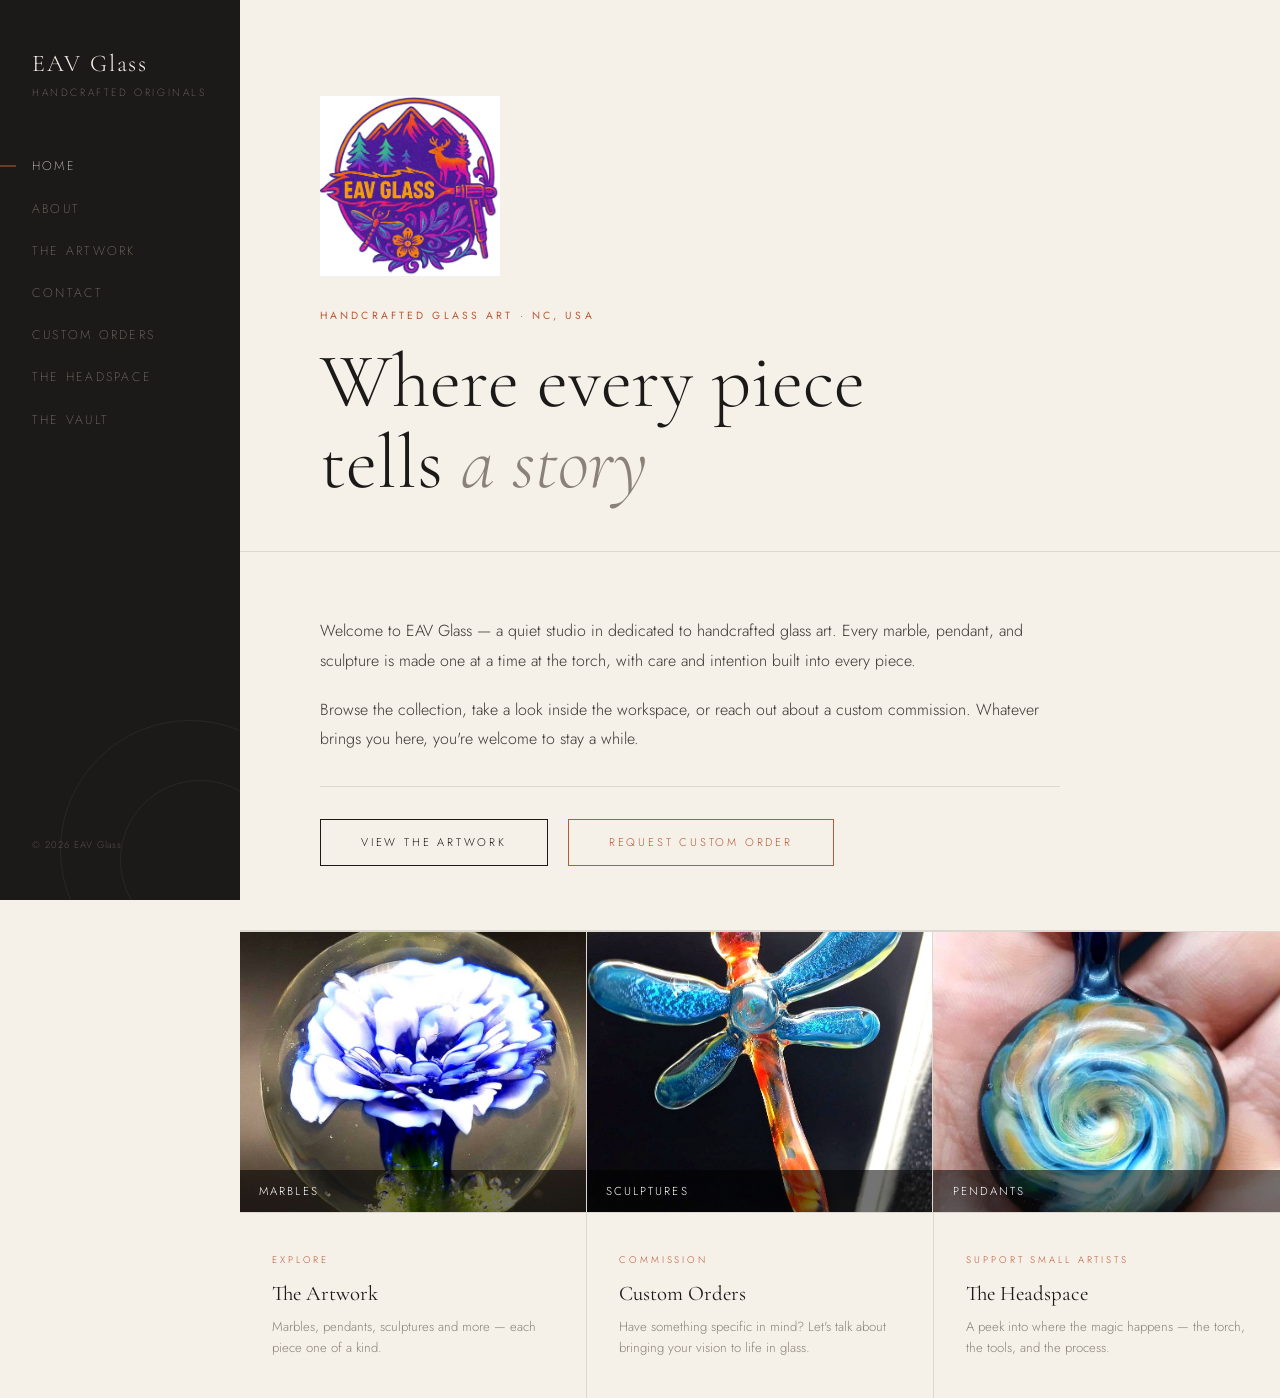
<file: index.html>
<!DOCTYPE html>
<html lang="en">
<head>
  <!-- Google tag (gtag.js) -->
<script async src="https://www.googletagmanager.com/gtag/js?id=G-ZS3VT516W2"></script>
<script>
  window.dataLayer = window.dataLayer || [];
  function gtag(){dataLayer.push(arguments);}
  gtag('js', new Date());

  gtag('config', 'G-ZS3VT516W2');
</script>
  <meta charset="UTF-8" />
  <meta name="viewport" content="width=device-width, initial-scale=1.0" />
  <title>EAV Glass — Handcrafted Glass Art</title>
  <link rel="stylesheet" href="assets/css/style.css" />
  <style>
    .hero-logo {
      display: block;
      width: 180px;
      margin: 0 0 2rem 0;
    }
    .featured-grid {
      display: grid;
      grid-template-columns: repeat(auto-fill, minmax(280px, 1fr));
      gap: 0;
      border-top: 1px solid var(--light-line);
    }
    .featured-item {
      position: relative;
      overflow: hidden;
      border-right: 1px solid var(--light-line);
      border-bottom: 1px solid var(--light-line);
    }
    .featured-item:last-child { border-right: none; }
    .featured-item img {
      width: 100%;
      height: 280px;
      object-fit: cover;
      display: block;
      transition: transform 0.4s ease;
    }
    .featured-item:hover img { transform: scale(1.04); }
    .featured-item .featured-label {
      position: absolute;
      bottom: 0;
      left: 0;
      right: 0;
      background: rgba(0,0,0,0.55);
      color: #fff;
      padding: 0.8rem 1.2rem;
      font-size: 0.72rem;
      letter-spacing: 0.18em;
      text-transform: uppercase;
      font-family: 'Jost', sans-serif;
    }
    .featured-item a {
      display: block;
      text-decoration: none;
    }
    @media (max-width: 768px) {
      .hero-logo { width: 130px; }
      .featured-item img { height: 220px; }
    }
  </style>
</head>
<body>

  <button id="hamburger" aria-label="Menu">
    <span></span><span></span><span></span>
  </button>
  <div id="nav-overlay"></div>

  <nav id="sidebar">
    <div class="nav-brand">
      <h1>EAV Glass</h1>
      <span>Handcrafted Originals</span>
    </div>
    <ul>
      <li><a href="index.html">Home</a></li>
      <li><a href="pages/about.html">About</a></li>
      <li><a href="pages/artwork.html">The Artwork</a></li>
      <li><a href="pages/contact.html">Contact</a></li>
      <li><a href="pages/custom-orders.html">Custom Orders</a></li>
      <li><a href="pages/headspace.html">The Headspace</a></li>
      <li><a href="vault.html">The Vault</a></li>
    </ul>
    <div class="nav-footer">&copy; 2026 EAV Glass</div>
  </nav>

  <main>
    <div class="page-hero">
      <img class="hero-logo" src="assets/images/EAV1.JPG" alt="EAV Glass Logo" />
      <p class="eyebrow">Handcrafted Glass Art · NC, USA</p>
      <h2>Where every piece<br>tells <em>a story</em></h2>
    </div>

    <div class="content-section">
      <p>
        Welcome to EAV Glass — a quiet studio in dedicated to handcrafted 
        glass art. Every marble, pendant, and sculpture is made one at a time at the torch, 
        with care and intention built into every piece.
      </p>
      <p>
        Browse the collection, take a look inside the workspace, or reach out about a 
        custom commission. Whatever brings you here, you're welcome to stay a while.
      </p>
      <div class="thin-line"></div>
      <a href="pages/artwork.html" class="btn">View the Artwork</a>
      &nbsp;&nbsp;
      <a href="pages/custom-orders.html" class="btn btn-rust">Request Custom Order</a>
    </div>

    <!-- Featured pieces -->
    <div class="featured-grid">
      <div class="featured-item">
        <a href="pages/artwork.html">
          <img src="assets/images/flowermarble.jpg" alt="Flower Marble" />
          <div class="featured-label">Marbles</div>
        </a>
      </div>
      <div class="featured-item">
        <a href="pages/artwork.html">
          <img src="assets/images/dragonfly.jpg" alt="Glass Dragonfly" />
          <div class="featured-label">Sculptures</div>
        </a>
      </div>
      <div class="featured-item">
        <a href="pages/artwork.html">
          <img src="assets/images/swirlpendant.jpg" alt="Swirl Pendant" />
          <div class="featured-label">Pendants</div>
        </a>
      </div>
    </div>

    <div class="card-grid">
      <div class="card">
        <p class="card-label">Explore</p>
        <h4>The Artwork</h4>
        <p>Marbles, pendants, sculptures and more — each piece one of a kind.</p>
      </div>
      <div class="card">
        <p class="card-label">Commission</p>
        <h4>Custom Orders</h4>
        <p>Have something specific in mind? Let's talk about bringing your vision to life in glass.</p>
      </div>
      <div class="card">
        <p class="card-label">Support Small Artists</p>
        <h4>The Headspace</h4>
        <p>A peek into where the magic happens — the torch, the tools, and the process.</p>
      </div>
    </div>
  </main>

  <script src="assets/js/nav.js"></script>
</body>
</html>
</file>
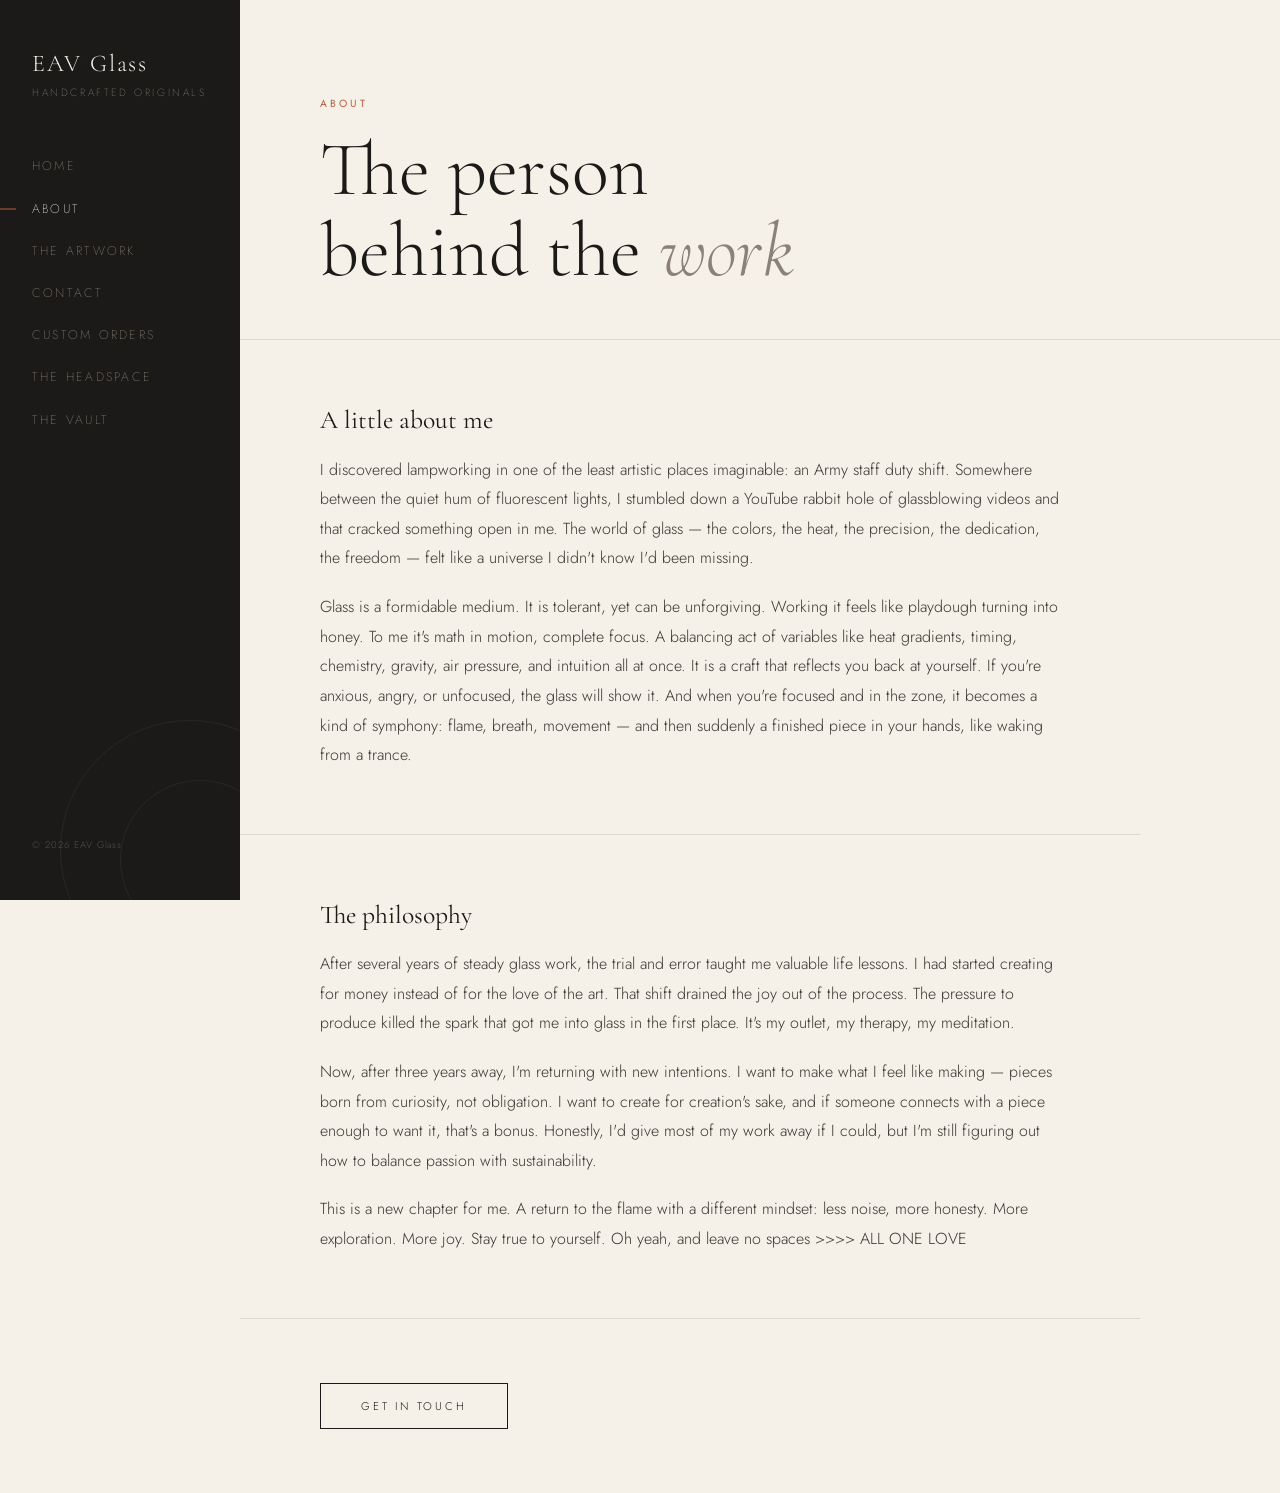
<file: pages/about.html>
<!DOCTYPE html>
<html lang="en">
<head>
  <!-- Google tag (gtag.js) -->
<script async src="https://www.googletagmanager.com/gtag/js?id=G-ZS3VT516W2"></script>
<script>
  window.dataLayer = window.dataLayer || [];
  function gtag(){dataLayer.push(arguments);}
  gtag('js', new Date());

  gtag('config', 'G-ZS3VT516W2');
</script>
  <meta charset="UTF-8" />
  <meta name="viewport" content="width=device-width, initial-scale=1.0" />
  <title>EAV Glass — About</title>
  <link rel="stylesheet" href="../assets/css/style.css" />
</head>
<body>

  <button id="hamburger" aria-label="Menu">
    <span></span><span></span><span></span>
  </button>
  <div id="nav-overlay"></div>

  <nav id="sidebar">
    <div class="nav-brand">
      <h1>EAV Glass</h1>
      <span>Handcrafted Originals</span>
    </div>
    <ul>
      <li><a href="../index.html">Home</a></li>
      <li><a href="about.html">About</a></li>
      <li><a href="artwork.html">The Artwork</a></li>
      <li><a href="contact.html">Contact</a></li>
      <li><a href="custom-orders.html">Custom Orders</a></li>
      <li><a href="headspace.html">The Headspace</a></li>
      <li><a href="vault.html">The Vault</a></li>
    </ul>
    <div class="nav-footer">&copy; 2026 EAV Glass</div>
  </nav>

  <main>
    <div class="page-hero">
      <p class="eyebrow">About</p>
      <h2>The person<br>behind the <em>work</em></h2>
    </div>

    <div class="content-section">
      <h3>A little about me</h3>
      <p>
        I discovered lampworking in one of the least artistic places imaginable: an Army staff duty shift. 
        Somewhere between the quiet hum of fluorescent lights, I stumbled down a YouTube rabbit hole of 
        glassblowing videos and that cracked something open in me. The world of glass — the colors, the heat, 
        the precision, the dedication, the freedom — felt like a universe I didn't know I'd been missing.
      </p>
      <p>
        Glass is a formidable medium. It is tolerant, yet can be unforgiving. Working it feels like 
        playdough turning into honey. To me it's math in motion, complete focus. A balancing act of 
        variables like heat gradients, timing, chemistry, gravity, air pressure, and intuition all at once. 
        It is a craft that reflects you back at yourself. If you're anxious, angry, or unfocused, the glass 
        will show it. And when you're focused and in the zone, it becomes a kind of symphony: flame, breath, 
        movement — and then suddenly a finished piece in your hands, like waking from a trance.
      </p>
    </div>

    <div class="content-section">
      <h3>The philosophy</h3>
      <p>
        After several years of steady glass work, the trial and error taught me valuable life lessons. 
        I had started creating for money instead of for the love of the art. That shift drained the joy 
        out of the process. The pressure to produce killed the spark that got me into glass in the first place. 
        It's my outlet, my therapy, my meditation.
      </p>
      <p>
        Now, after three years away, I'm returning with new intentions. I want to make what I feel like 
        making — pieces born from curiosity, not obligation. I want to create for creation's sake, and if 
        someone connects with a piece enough to want it, that's a bonus. Honestly, I'd give most of my work 
        away if I could, but I'm still figuring out how to balance passion with sustainability.
      </p>
      <p>
        This is a new chapter for me. A return to the flame with a different mindset: less noise, more 
        honesty. More exploration. More joy. Stay true to yourself. Oh yeah, and leave no spaces >>>> <a href="vault.html" style="color: inherit; text-decoration: none;"> ALL ONE LOVE</a>
    </div>

    <div class="content-section">
      <a href="contact.html" class="btn">Get in Touch</a>
    </div>
  </main>

  <script src="../assets/js/nav.js"></script>
</body>
</html>
</file>
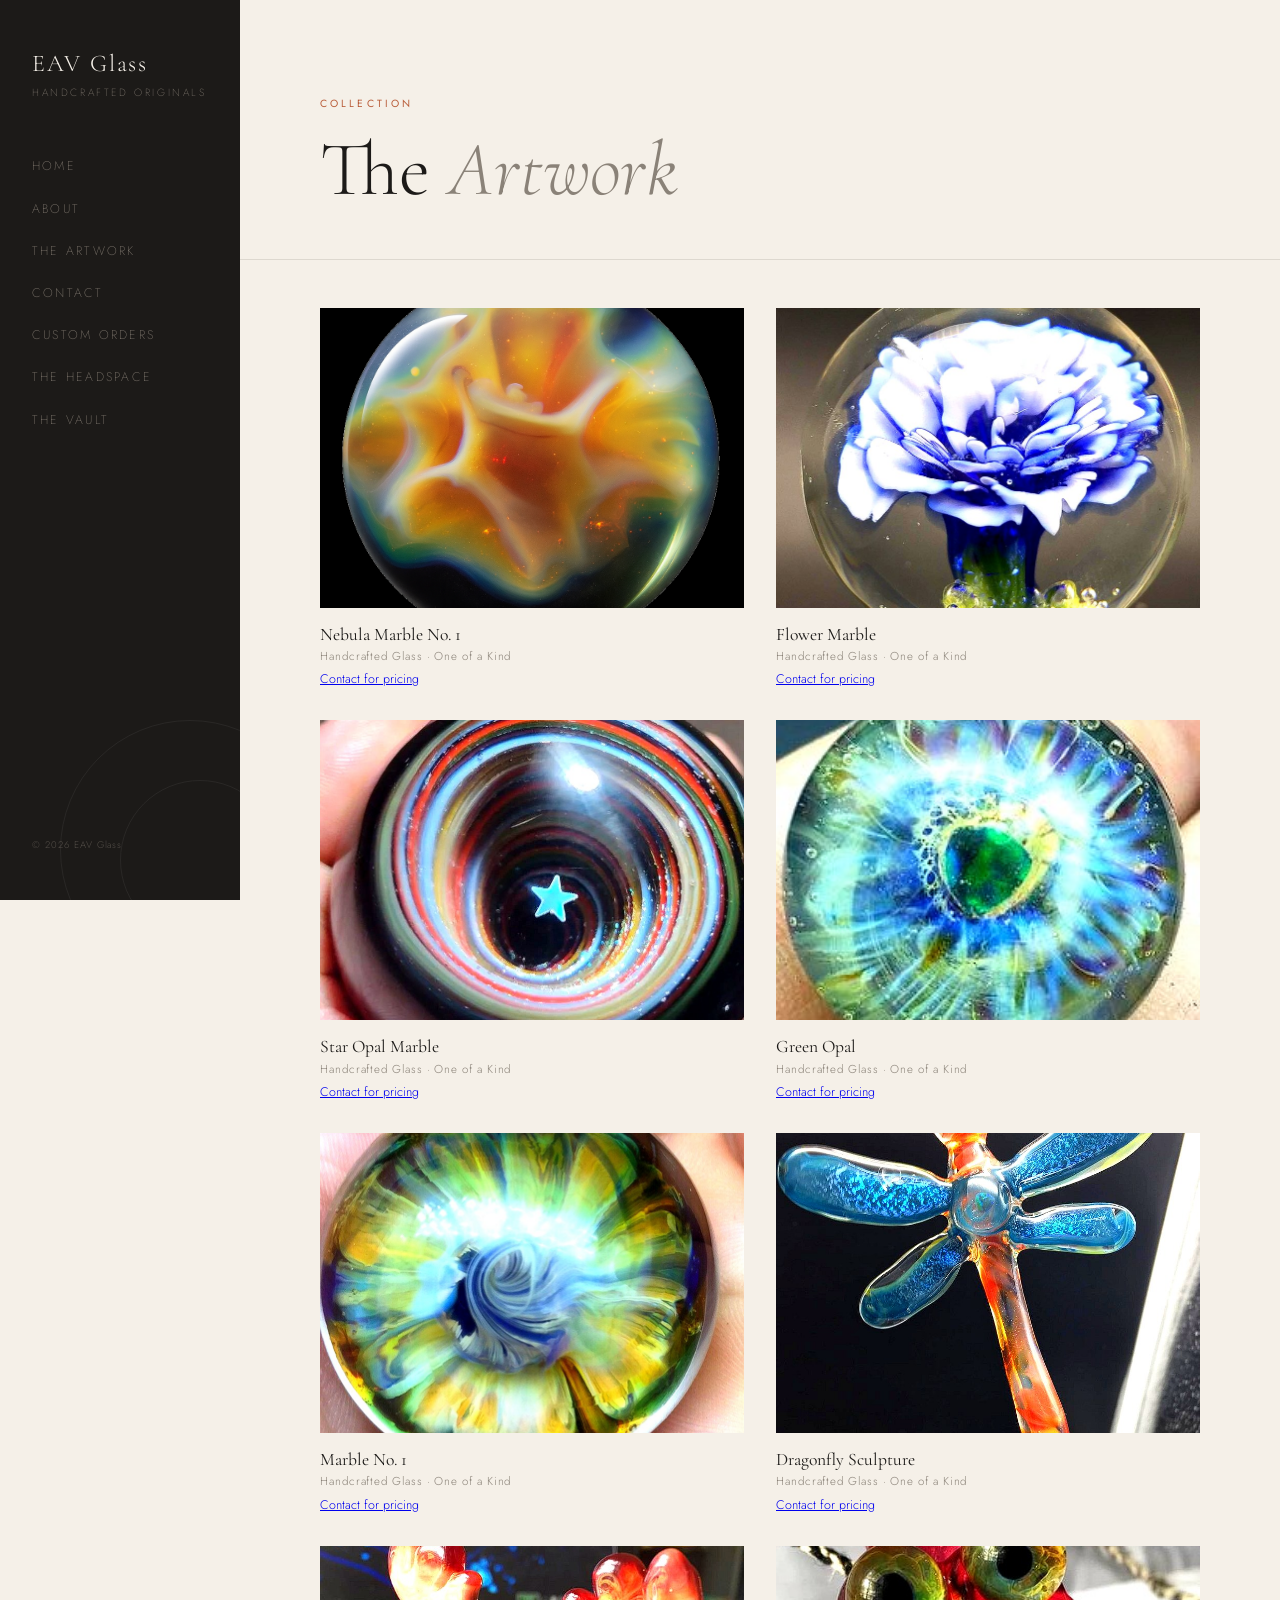
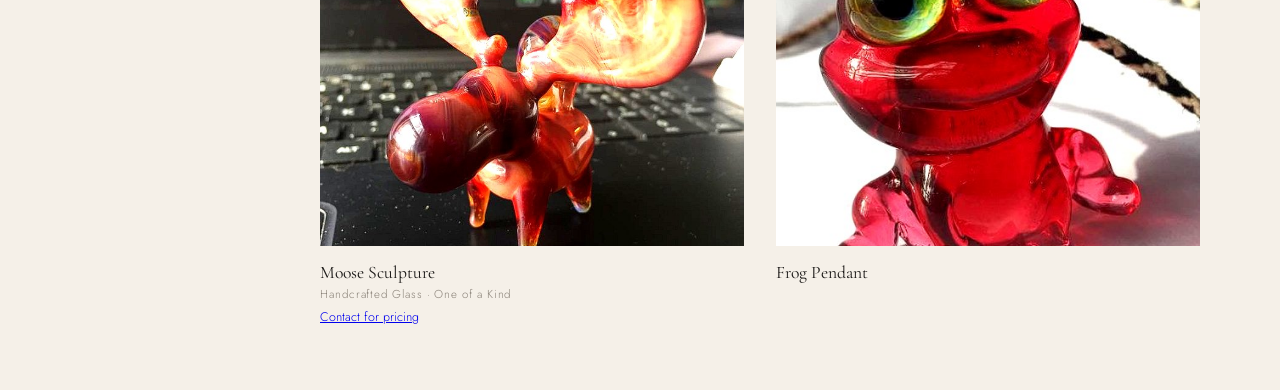
<file: pages/artwork.html>
<!DOCTYPE html>
<html lang="en">
<head>
  <!-- Google tag (gtag.js) -->
<script async src="https://www.googletagmanager.com/gtag/js?id=G-ZS3VT516W2"></script>
<script>
  window.dataLayer = window.dataLayer || [];
  function gtag(){dataLayer.push(arguments);}
  gtag('js', new Date());

  gtag('config', 'G-ZS3VT516W2');
</script>
  <meta charset="UTF-8" />
  <meta name="viewport" content="width=device-width, initial-scale=1.0" />
  <title>EAV Glass — The Artwork</title>
  <link rel="stylesheet" href="../assets/css/style.css" />
  <style>
    .artwork-grid {
      display: grid;
      grid-template-columns: repeat(auto-fill, minmax(280px, 1fr));
      gap: 2rem;
      padding: 3rem 5rem 4rem;
    }
    .artwork-item img {
      width: 100%;
      height: 300px;
      object-fit: cover;
      display: block;
      margin-bottom: 1rem;
      transition: transform 0.3s ease;
    }
    .artwork-item:hover img { transform: scale(1.02); }
    .artwork-item .artwork-title {
      font-family: 'Cormorant Garamond', serif;
      font-size: 1.1rem;
      font-weight: 400;
      margin-bottom: 0.2rem;
    }
    .artwork-item .artwork-meta {
      font-size: 0.72rem;
      color: var(--warm-gray);
      letter-spacing: 0.08em;
    }
    .artwork-item .artwork-price {
      font-size: 0.78rem;
      color: var(--rust);
      margin-top: 0.4rem;
    }
    @media (max-width: 768px) {
      .artwork-grid { padding: 2rem 1.5rem; }
    }
  </style>
</head>
<body>

  <button id="hamburger" aria-label="Menu">
    <span></span><span></span><span></span>
  </button>
  <div id="nav-overlay"></div>

  <nav id="sidebar">
    <div class="nav-brand">
      <h1>EAV Glass</h1>
      <span>Handcrafted Originals</span>
    </div>
    <ul>
      <li><a href="../index.html">Home</a></li>
      <li><a href="about.html">About</a></li>
      <li><a href="artwork.html">The Artwork</a></li>
      <li><a href="contact.html">Contact</a></li>
      <li><a href="custom-orders.html">Custom Orders</a></li>
      <li><a href="headspace.html">The Headspace</a></li>
      <li><a href="vault.html">The Vault</a></li>
    </ul>
    <div class="nav-footer">&copy; 2026 EAV Glass</div>
  </nav>

  <main>
    <div class="page-hero">
      <p class="eyebrow">Collection</p>
      <h2>The <em>Artwork</em></h2>
    </div>

    <div class="artwork-grid">

      <div class="artwork-item">
        <img src="../assets/images/EAVmarbleblackbackgrounbs.jpg" alt="Nebula Marble" />
        <p class="artwork-title">Nebula Marble No. 1</p>
        <p class="artwork-meta">Handcrafted Glass · One of a Kind</p>
        <p class="artwork-price"><a href="contact.html">Contact for pricing</a></p>
      </div>

      <div class="artwork-item">
        <img src="../assets/images/flowermarble.jpg" alt="Flower Marble" />
        <p class="artwork-title">Flower Marble</p>
        <p class="artwork-meta">Handcrafted Glass · One of a Kind</p>
        <p class="artwork-price"><a href="contact.html">Contact for pricing</a></p>
      </div>

      <div class="artwork-item">
        <img src="../assets/images/staropal.jpg" alt="Star Opal Marble" />
        <p class="artwork-title">Star Opal Marble</p>
        <p class="artwork-meta">Handcrafted Glass · One of a Kind</p>
        <p class="artwork-price"><a href="contact.html">Contact for pricing</a></p>
      </div>

      <div class="artwork-item">
        <img src="../assets/images/greenopal.jpg" alt="Green Opal" />
        <p class="artwork-title">Green Opal</p>
        <p class="artwork-meta">Handcrafted Glass · One of a Kind</p>
        <p class="artwork-price"><a href="contact.html">Contact for pricing</a></p>
      </div>

      <div class="artwork-item">
        <img src="../assets/images/marble1.jpg" alt="Marble" />
        <p class="artwork-title">Marble No. 1</p>
        <p class="artwork-meta">Handcrafted Glass · One of a Kind</p>
        <p class="artwork-price"><a href="contact.html">Contact for pricing</a></p>
      </div>

      <div class="artwork-item">
        <img src="../assets/images/dragonfly.jpg" alt="Glass Dragonfly" />
        <p class="artwork-title">Dragonfly Sculpture</p>
        <p class="artwork-meta">Handcrafted Glass · One of a Kind</p>
        <p class="artwork-price"><a href="contact.html">Contact for pricing</a></p>
      </div>

      <div class="artwork-item">
        <img src="../assets/images/moose.jpg" alt="Glass Moose" />
        <p class="artwork-title">Moose Sculpture</p>
        <p class="artwork-meta">Handcrafted Glass · One of a Kind</p>
        <p class="artwork-price"><a href="contact.html">Contact for pricing</a></p>
      </div>

      <div class="artwork-item">
        <img src="../assets/images/frogpendant.jpg" alt="Frog Pendant" />
        <p class="artwork-title">Frog Pendant</p
</file>
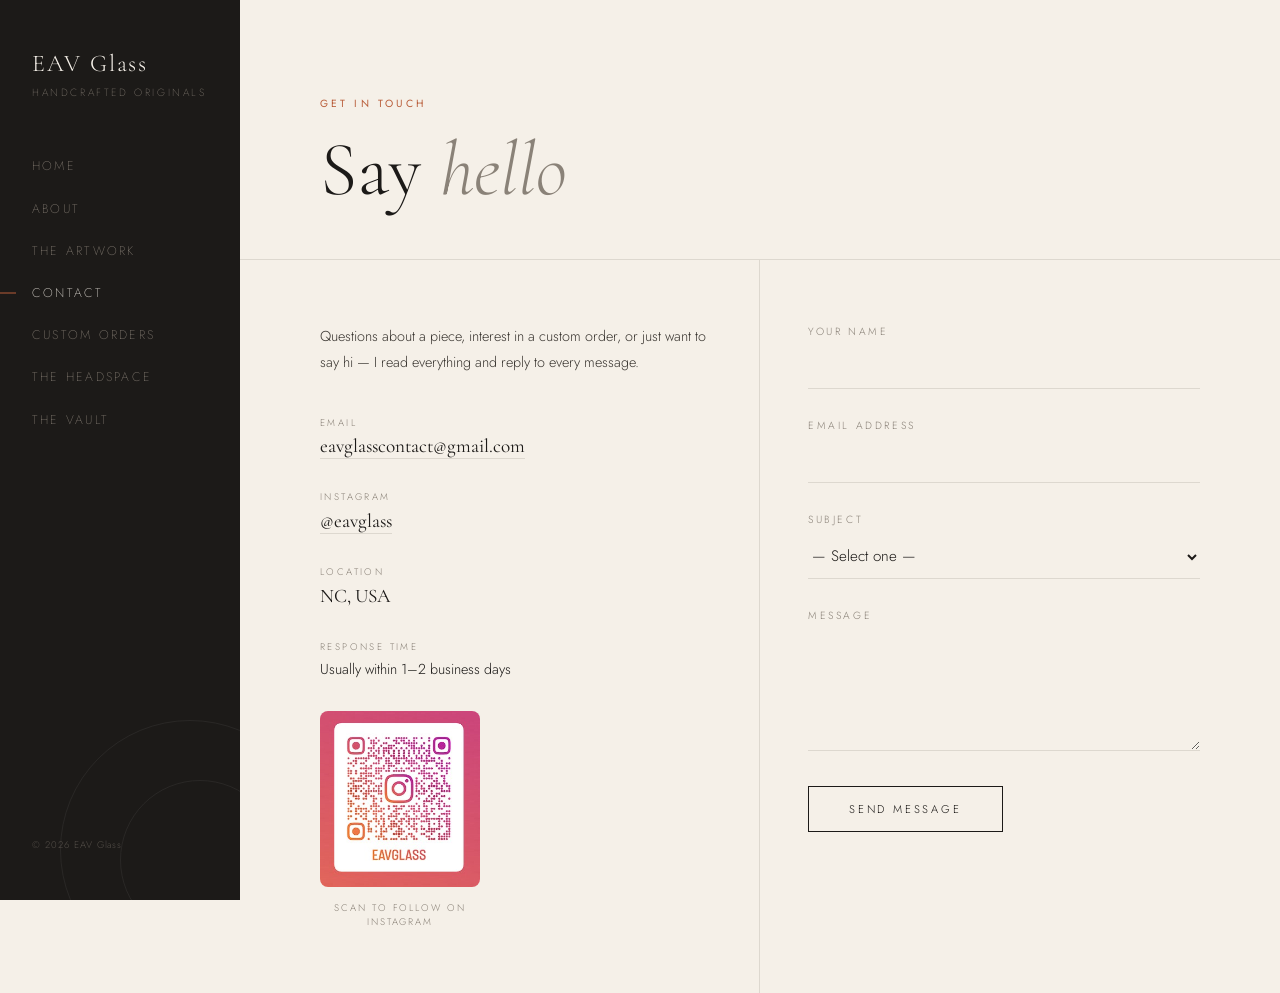
<file: pages/contact.html>
<!DOCTYPE html>
<html lang="en">
<head>
  <!-- Google tag (gtag.js) -->
<script async src="https://www.googletagmanager.com/gtag/js?id=G-ZS3VT516W2"></script>
<script>
  window.dataLayer = window.dataLayer || [];
  function gtag(){dataLayer.push(arguments);}
  gtag('js', new Date());

  gtag('config', 'G-ZS3VT516W2');
</script>
  <meta charset="UTF-8" />
  <meta name="viewport" content="width=device-width, initial-scale=1.0" />
  <title>EAV Glass — Contact</title>
  <link rel="stylesheet" href="../assets/css/style.css" />
  <style>
    .contact-layout {
      display: grid;
      grid-template-columns: 1fr 1fr;
      gap: 0;
    }
    .contact-info {
      padding: 4rem 3rem 4rem 5rem;
      border-right: 1px solid var(--light-line);
    }
    .contact-form-wrap {
      padding: 4rem 5rem 4rem 3rem;
    }
    .contact-detail {
      margin-bottom: 2rem;
    }
    .contact-detail .label {
      font-size: 0.6rem;
      letter-spacing: 0.25em;
      text-transform: uppercase;
      color: var(--warm-gray);
      margin-bottom: 0.3rem;
    }
    .contact-detail .value {
      font-family: 'Cormorant Garamond', serif;
      font-size: 1.2rem;
      font-weight: 400;
      color: var(--ink);
    }
    .contact-detail a {
      color: inherit;
      text-decoration: none;
      border-bottom: 1px solid var(--light-line);
      transition: border-color 0.2s;
    }
    .contact-detail a:hover { border-color: var(--rust); }
    .qr-code {
      margin-top: 2rem;
      max-width: 160px;
    }
    .qr-code img {
      width: 100%;
      border-radius: 8px;
    }
    .qr-code p {
      font-size: 0.6rem;
      letter-spacing: 0.2em;
      text-transform: uppercase;
      color: var(--warm-gray);
      margin-top: 0.5rem;
      text-align: center;
    }
    @media (max-width: 900px) {
      .contact-layout { grid-template-columns: 1fr; }
      .contact-info { padding: 2.5rem 1.5rem; border-right: none; border-bottom: 1px solid var(--light-line); }
      .contact-form-wrap { padding: 2.5rem 1.5rem; }
    }
  </style>
</head>
<body>

  <button id="hamburger" aria-label="Menu">
    <span></span><span></span><span></span>
  </button>
  <div id="nav-overlay"></div>

  <nav id="sidebar">
    <div class="nav-brand">
      <h1>EAV Glass</h1>
      <span>Handcrafted Originals</span>
    </div>
    <ul>
      <li><a href="../index.html">Home</a></li>
      <li><a href="about.html">About</a></li>
      <li><a href="artwork.html">The Artwork</a></li>
      <li><a href="contact.html">Contact</a></li>
      <li><a href="custom-orders.html">Custom Orders</a></li>
      <li><a href="headspace.html">The Headspace</a></li>
      <li><a href="vault.html">The Vault</a></li>
    </ul>
    <div class="nav-footer">&copy; 2026 EAV Glass</div>
  </nav>

  <main>
    <div class="page-hero">
      <p class="eyebrow">Get in Touch</p>
      <h2>Say <em>hello</em></h2>
    </div>

    <div class="contact-layout">
      <div class="contact-info">
        <p style="font-size:0.9rem;line-height:1.8;color:#3A3631;margin-bottom:2.5rem;">
          Questions about a piece, interest in a custom order, or just want to say hi —
          I read everything and reply to every message.
        </p>

        <div class="contact-detail">
          <p class="label">Email</p>
          <p class="value"><a href="mailto:eavglasscontact@gmail.com">eavglasscontact@gmail.com</a></p>
        </div>
        <div class="contact-detail">
          <p class="label">Instagram</p>
          <p class="value"><a href="https://instagram.com/eavglass" target="_blank">@eavglass</a></p>
        </div>
        <div class="contact-detail">
          <p class="label">Location</p>
          <p class="value">NC, USA</p>
        </div>
        <div class="contact-detail">
          <p class="label">Response Time</p>
          <p class="value" style="font-size:0.9rem;font-family:'Jost',sans-serif;font-weight:300;">Usually within 1–2 business days</p>
        </div>

        <div class="qr-code">
          <img src="../assets/images/qr-code.jpg" alt="EAV Glass Instagram QR Code" />
          <p>Scan to follow on Instagram</p>
        </div>

      </div>

      <div class="contact-form-wrap">
        <form id="contact-form" action="https://formspree.io/f/xojkavdl" method="POST">
          <div class="form-group">
            <label for="name">Your Name</label>
            <input type="text" id="name" name="name" required />
          </div>
          <div class="form-group">
            <label for="email">Email Address</label>
            <input type="email" id="email" name="email" required />
          </div>
          <div class="form-group">
            <label for="subject">Subject</label>
            <select id="subject" name="subject">
              <option value="">— Select one —</option>
              <option>Question about a piece</option>
              <option>Custom order inquiry</option>
              <option>General hello</option>
              <option>Other</option>
            </select>
          </div>
          <div class="form-group">
            <label for="message">Message</label>
            <textarea id="message" name="message" required></textarea>
          </div>
          <button type="submit" class="btn">Send Message</button>
        </form>
      </div>
    </div>
  </main>

  <script src="../assets/js/nav.js"></script>
</body>
</html>
</file>
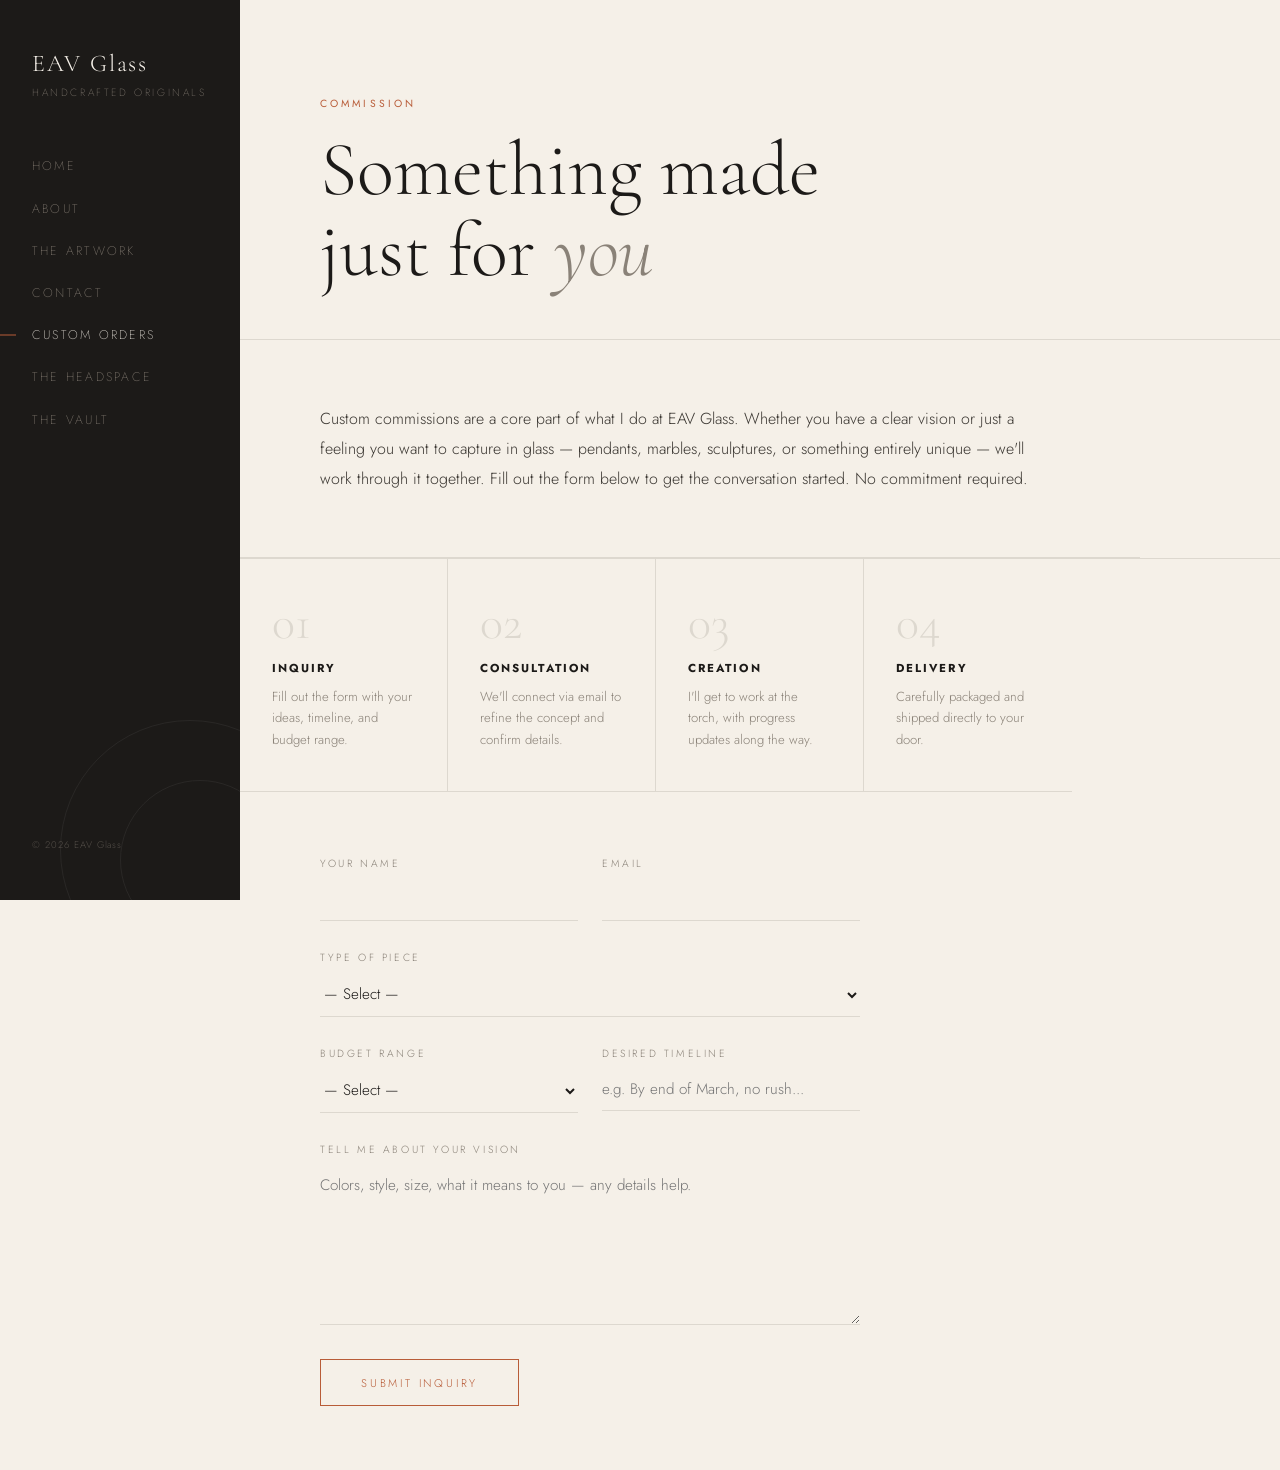
<file: pages/custom-orders.html>
<!DOCTYPE html>
<html lang="en"> 
<head>
  <!-- Google tag (gtag.js) -->
<script async src="https://www.googletagmanager.com/gtag/js?id=G-ZS3VT516W2"></script>
<script>
  window.dataLayer = window.dataLayer || [];
  function gtag(){dataLayer.push(arguments);}
  gtag('js', new Date());

  gtag('config', 'G-ZS3VT516W2');
</script>
  <meta charset="UTF-8" />
  <meta name="viewport" content="width=device-width, initial-scale=1.0" />
  <title>EAV Glass — Custom Orders</title>
  <link rel="stylesheet" href="../assets/css/style.css" />
  <style>
    .process-steps {
      display: grid;
      grid-template-columns: repeat(auto-fill, minmax(200px, 1fr));
      gap: 0;
      border-top: 1px solid var(--light-line);
    }
    .step {
      padding: 2.5rem 2rem;
      border-right: 1px solid var(--light-line);
      border-bottom: 1px solid var(--light-line);
    }
    .step:last-child { border-right: none; }
    .step-num {
      font-family: 'Cormorant Garamond', serif;
      font-size: 3rem;
      font-weight: 300;
      color: var(--light-line);
      line-height: 1;
      margin-bottom: 0.8rem;
    }
    .step h4 {
      font-size: 0.72rem;
      letter-spacing: 0.18em;
      text-transform: uppercase;
      margin-bottom: 0.6rem;
      color: var(--ink);
    }
    .step p {
      font-size: 0.82rem;
      line-height: 1.65;
      color: var(--warm-gray);
    }
    .order-form-wrap {
      padding: 4rem 5rem;
      max-width: 700px;
    }
    .form-row {
      display: grid;
      grid-template-columns: 1fr 1fr;
      gap: 1.5rem;
    }
    @media (max-width: 768px) {
      .order-form-wrap { padding: 2.5rem 1.5rem; }
      .form-row { grid-template-columns: 1fr; gap: 0; }
      .step { border-right: none; }
    }
  </style>
</head>
<body>

  <button id="hamburger" aria-label="Menu">
    <span></span><span></span><span></span>
  </button>
  <div id="nav-overlay"></div>

  <nav id="sidebar">
    <div class="nav-brand">
      <h1>EAV Glass</h1>
      <span>Handcrafted Originals</span>
    </div>
    <ul>
      <li><a href="../index.html">Home</a></li>
      <li><a href="about.html">About</a></li>
      <li><a href="artwork.html">The Artwork</a></li>
      <li><a href="contact.html">Contact</a></li>
      <li><a href="custom-orders.html">Custom Orders</a></li>
      <li><a href="headspace.html">The Headspace</a></li>
      <li><a href="vault.html">The Vault</a></li>
    </ul>
    <div class="nav-footer">&copy; 2026 EAV Glass</div>
  </nav>

  <main>
    <div class="page-hero">
      <p class="eyebrow">Commission</p>
      <h2>Something made<br>just for <em>you</em></h2>
    </div>

    <div class="content-section">
      <p>
        Custom commissions are a core part of what I do at EAV Glass. Whether you have a 
        clear vision or just a feeling you want to capture in glass — pendants, marbles, 
        sculptures, or something entirely unique — we'll work through it together. Fill out 
        the form below to get the conversation started. No commitment required.
      </p>
    </div>

    <div class="process-steps">
      <div class="step">
        <div class="step-num">01</div>
        <h4>Inquiry</h4>
        <p>Fill out the form with your ideas, timeline, and budget range.</p>
      </div>
      <div class="step">
        <div class="step-num">02</div>
        <h4>Consultation</h4>
        <p>We'll connect via email to refine the concept and confirm details.</p>
      </div>
      <div class="step">
        <div class="step-num">03</div>
        <h4>Creation</h4>
        <p>I'll get to work at the torch, with progress updates along the way.</p>
      </div>
      <div class="step">
        <div class="step-num">04</div>
        <h4>Delivery</h4>
        <p>Carefully packaged and shipped directly to your door.</p>
      </div>
    </div>

    <div class="order-form-wrap">
      <form action="https://formspree.io/f/xojkavdl" method="POST">
        <div class="form-row">
          <div class="form-group">
            <label for="o-name">Your Name</label>
            <input type="text" id="o-name" name="name" required />
          </div>
          <div class="form-group">
            <label for="o-email">Email</label>
            <input type="email" id="o-email" name="email" required />
          </div>
        </div>

        <div class="form-group">
          <label for="o-type">Type of Piece</label>
          <select id="o-type" name="type">
            <option value="">— Select —</option>
            <option>Pendant / Jewelry</option>
            <option>Marble</option>
            <option>Custom Sculpture</option>
            <option>Something Else</option>
          </select>
        </div>

        <div class="form-row">
          <div class="form-group">
            <label for="o-budget">Budget Range</label>
            <select id="o-budget" name="budget">
              <option value="">— Select —</option>
              <option>Under $100</option>
              <option>$100–$300</option>
              <option>$300–$600</option>
              <option>$600+</option>
              <option>Let's discuss</option>
            </select>
          </div>
          <div class="form-group">
            <label for="o-timeline">Desired Timeline</label>
            <input type="text" id="o-timeline" name="timeline" placeholder="e.g. By end of March, no rush..." />
          </div>
        </div>

        <div class="form-group">
          <label for="o-vision">Tell me about your vision</label>
          <textarea id="o-vision" name="vision" style="min-height:160px;"
            placeholder="Colors, style, size, what it means to you — any details help."></textarea>
        </div>

        <button type="submit" class="btn btn-rust">Submit Inquiry</button>
      </form>
    </div>
  </main>

  <script src="../assets/js/nav.js"></script>
</body>
</html>
</file>
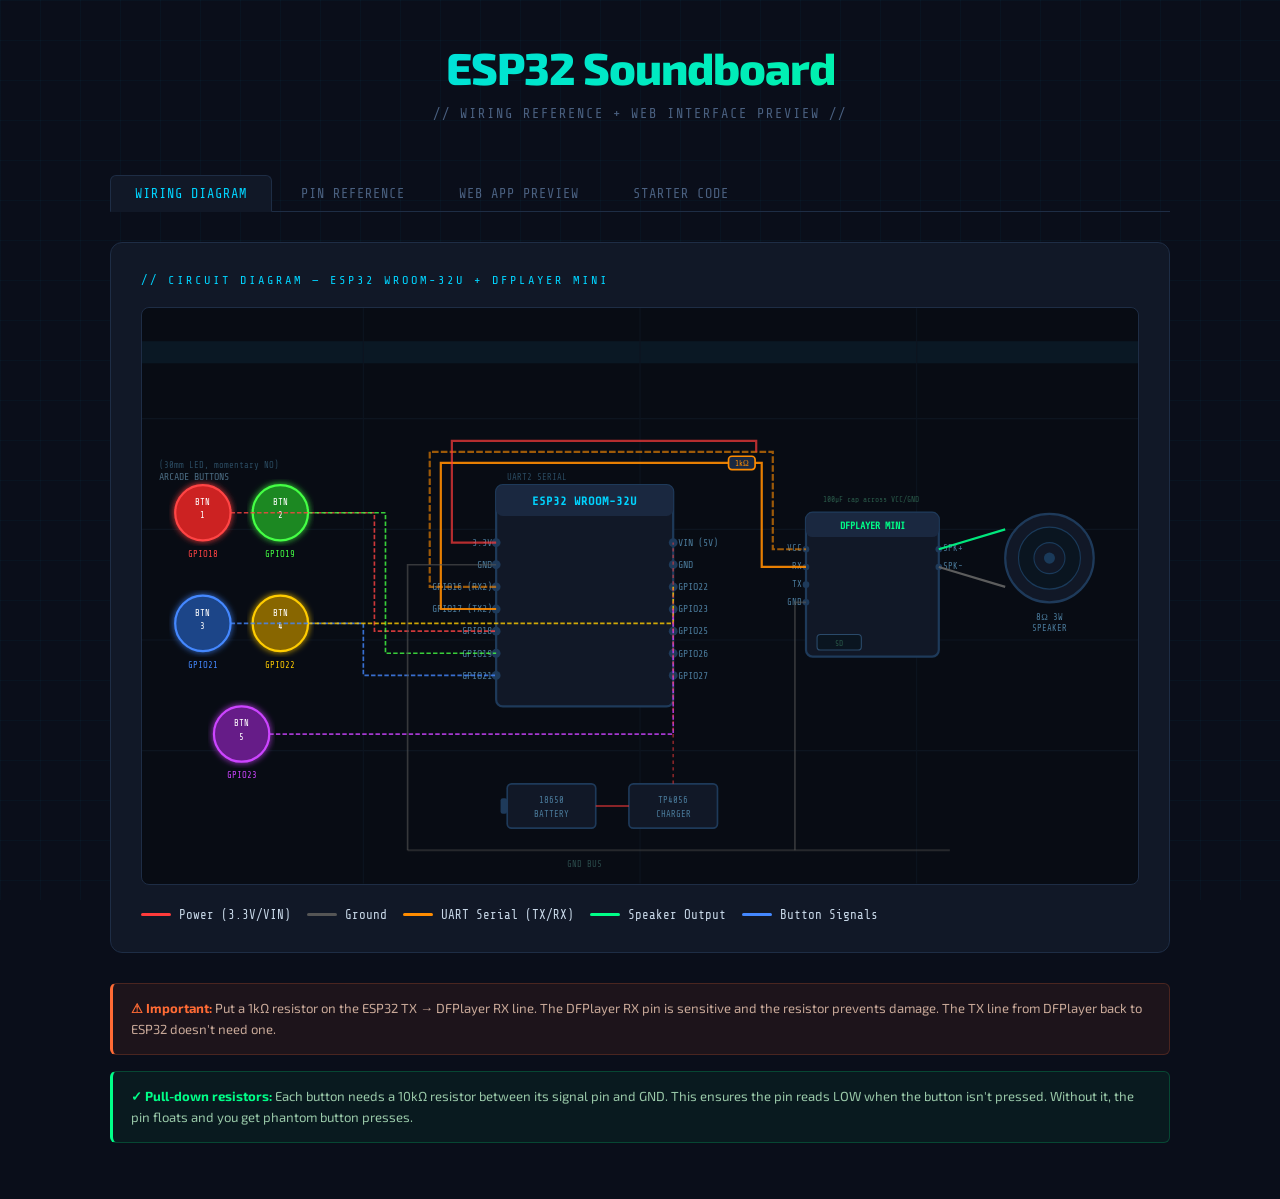
<file: pages/esp32-soundboard.html>
<!DOCTYPE html>
<html lang="en">
<head>
<meta charset="UTF-8">
<meta name="viewport" content="width=device-width, initial-scale=1.0">
<title>ESP32 Soundboard — Wiring & Web App Preview</title>
<style>
  @import url('https://fonts.googleapis.com/css2?family=Share+Tech+Mono&family=Exo+2:wght@300;400;600;800&display=swap');

  :root {
    --bg: #0a0e1a;
    --panel: #111827;
    --border: #1e2d45;
    --accent: #00d4ff;
    --accent2: #ff6b35;
    --green: #00ff88;
    --yellow: #ffd60a;
    --text: #c8d8e8;
    --dim: #4a6080;
    --wire-red: #ff3b3b;
    --wire-black: #333;
    --wire-blue: #4488ff;
    --wire-green: #00cc66;
    --wire-yellow: #ffd60a;
    --wire-orange: #ff8c00;
  }

  * { box-sizing: border-box; margin: 0; padding: 0; }

  body {
    background: var(--bg);
    color: var(--text);
    font-family: 'Exo 2', sans-serif;
    min-height: 100vh;
    overflow-x: hidden;
  }

  /* Background grid */
  body::before {
    content: '';
    position: fixed;
    inset: 0;
    background-image:
      linear-gradient(rgba(0,212,255,0.03) 1px, transparent 1px),
      linear-gradient(90deg, rgba(0,212,255,0.03) 1px, transparent 1px);
    background-size: 40px 40px;
    pointer-events: none;
    z-index: 0;
  }

  .container {
    max-width: 1100px;
    margin: 0 auto;
    padding: 40px 20px;
    position: relative;
    z-index: 1;
  }

  header {
    text-align: center;
    margin-bottom: 50px;
  }

  header h1 {
    font-size: 2.8rem;
    font-weight: 800;
    letter-spacing: -1px;
    background: linear-gradient(135deg, var(--accent), var(--green));
    -webkit-background-clip: text;
    -webkit-text-fill-color: transparent;
    background-clip: text;
  }

  header p {
    color: var(--dim);
    font-family: 'Share Tech Mono', monospace;
    font-size: 0.85rem;
    margin-top: 8px;
    letter-spacing: 2px;
  }

  /* Tab navigation */
  .tabs {
    display: flex;
    gap: 4px;
    margin-bottom: 30px;
    border-bottom: 1px solid var(--border);
    padding-bottom: 0;
  }

  .tab {
    padding: 10px 24px;
    cursor: pointer;
    font-family: 'Share Tech Mono', monospace;
    font-size: 0.85rem;
    letter-spacing: 1px;
    color: var(--dim);
    border: 1px solid transparent;
    border-bottom: none;
    border-radius: 6px 6px 0 0;
    transition: all 0.2s;
    background: transparent;
    text-transform: uppercase;
  }

  .tab:hover { color: var(--accent); }

  .tab.active {
    color: var(--accent);
    border-color: var(--border);
    background: var(--panel);
    border-bottom: 1px solid var(--panel);
    margin-bottom: -1px;
  }

  .tab-content { display: none; }
  .tab-content.active { display: block; }

  /* Wiring diagram */
  .wiring-diagram {
    background: var(--panel);
    border: 1px solid var(--border);
    border-radius: 12px;
    padding: 30px;
    margin-bottom: 30px;
  }

  .diagram-title {
    font-family: 'Share Tech Mono', monospace;
    font-size: 0.75rem;
    color: var(--accent);
    letter-spacing: 3px;
    text-transform: uppercase;
    margin-bottom: 20px;
  }

  /* SVG Wiring Diagram */
  .diagram-svg {
    width: 100%;
    background: #080c14;
    border-radius: 8px;
    border: 1px solid var(--border);
    overflow: visible;
  }

  /* Wire legend */
  .wire-legend {
    display: flex;
    flex-wrap: wrap;
    gap: 16px;
    margin-top: 20px;
  }

  .wire-item {
    display: flex;
    align-items: center;
    gap: 8px;
    font-family: 'Share Tech Mono', monospace;
    font-size: 0.78rem;
  }

  .wire-swatch {
    width: 30px;
    height: 3px;
    border-radius: 2px;
  }

  /* Pin table */
  .pin-table {
    width: 100%;
    border-collapse: collapse;
    font-family: 'Share Tech Mono', monospace;
    font-size: 0.82rem;
    margin-top: 20px;
  }

  .pin-table th {
    text-align: left;
    padding: 10px 14px;
    color: var(--accent);
    font-size: 0.72rem;
    letter-spacing: 2px;
    text-transform: uppercase;
    border-bottom: 1px solid var(--border);
  }

  .pin-table td {
    padding: 9px 14px;
    border-bottom: 1px solid rgba(30,45,69,0.5);
    color: var(--text);
  }

  .pin-table tr:hover td { background: rgba(0,212,255,0.03); }

  .pin-dot {
    display: inline-block;
    width: 8px;
    height: 8px;
    border-radius: 50%;
    margin-right: 6px;
    vertical-align: middle;
  }

  .badge {
    display: inline-block;
    padding: 2px 8px;
    border-radius: 4px;
    font-size: 0.72rem;
    font-weight: 600;
  }

  .badge-power { background: rgba(255,59,59,0.15); color: #ff6b6b; border: 1px solid rgba(255,59,59,0.3); }
  .badge-gnd { background: rgba(80,80,80,0.3); color: #999; border: 1px solid rgba(100,100,100,0.3); }
  .badge-data { background: rgba(0,212,255,0.1); color: var(--accent); border: 1px solid rgba(0,212,255,0.2); }
  .badge-audio { background: rgba(0,255,136,0.1); color: var(--green); border: 1px solid rgba(0,255,136,0.2); }
  .badge-btn { background: rgba(255,214,10,0.1); color: var(--yellow); border: 1px solid rgba(255,214,10,0.2); }

  /* Web app preview */
  .webapp-frame {
    background: #f0f2f5;
    border-radius: 12px;
    overflow: hidden;
    border: 1px solid var(--border);
    box-shadow: 0 20px 60px rgba(0,0,0,0.5);
  }

  .webapp-bar {
    background: #1a1a2e;
    padding: 10px 16px;
    display: flex;
    align-items: center;
    gap: 10px;
  }

  .webapp-dots { display: flex; gap: 6px; }
  .webapp-dot { width: 10px; height: 10px; border-radius: 50%; }

  .webapp-url {
    background: rgba(255,255,255,0.08);
    border-radius: 20px;
    padding: 4px 14px;
    font-family: 'Share Tech Mono', monospace;
    font-size: 0.78rem;
    color: #88aacc;
    flex: 1;
    text-align: center;
  }

  /* Actual web app UI */
  .app-ui {
    background: #0f1923;
    padding: 0;
    min-height: 600px;
  }

  .app-header {
    background: #0a1520;
    padding: 16px 24px;
    display: flex;
    align-items: center;
    justify-content: space-between;
    border-bottom: 1px solid #1a2a3a;
  }

  .app-logo {
    font-family: 'Exo 2', sans-serif;
    font-weight: 800;
    font-size: 1.1rem;
    color: #00d4ff;
    letter-spacing: -0.5px;
  }

  .app-logo span { color: #00ff88; }

  .app-status {
    display: flex;
    align-items: center;
    gap: 6px;
    font-family: 'Share Tech Mono', monospace;
    font-size: 0.72rem;
    color: #00ff88;
  }

  .status-dot {
    width: 6px;
    height: 6px;
    background: #00ff88;
    border-radius: 50%;
    animation: pulse 2s infinite;
  }

  @keyframes pulse {
    0%, 100% { opacity: 1; }
    50% { opacity: 0.3; }
  }

  .app-body {
    display: grid;
    grid-template-columns: 220px 1fr;
    min-height: 550px;
  }

  .app-sidebar {
    background: #0a1520;
    border-right: 1px solid #1a2a3a;
    padding: 20px 0;
  }

  .sidebar-section {
    padding: 0 16px;
    margin-bottom: 24px;
  }

  .sidebar-label {
    font-family: 'Share Tech Mono', monospace;
    font-size: 0.65rem;
    color: #2a4a6a;
    letter-spacing: 2px;
    text-transform: uppercase;
    margin-bottom: 8px;
    padding: 0 4px;
  }

  .sidebar-item {
    padding: 8px 12px;
    border-radius: 6px;
    font-size: 0.82rem;
    color: #6a8aa0;
    cursor: pointer;
    display: flex;
    align-items: center;
    gap: 8px;
    transition: all 0.15s;
    margin-bottom: 2px;
  }

  .sidebar-item:hover { background: rgba(0,212,255,0.05); color: #00d4ff; }
  .sidebar-item.active { background: rgba(0,212,255,0.1); color: #00d4ff; border-left: 2px solid #00d4ff; }

  .sidebar-icon { font-size: 0.9rem; width: 18px; text-align: center; }

  .app-main {
    padding: 24px;
    overflow-y: auto;
  }

  .section-header {
    display: flex;
    align-items: center;
    justify-content: space-between;
    margin-bottom: 20px;
  }

  .section-title {
    font-size: 1rem;
    font-weight: 600;
    color: #c8d8e8;
  }

  .btn {
    padding: 7px 16px;
    border-radius: 6px;
    font-size: 0.78rem;
    font-family: 'Share Tech Mono', monospace;
    cursor: pointer;
    border: none;
    transition: all 0.15s;
    letter-spacing: 0.5px;
  }

  .btn-primary { background: #00d4ff; color: #0a1520; font-weight: 700; }
  .btn-primary:hover { background: #33ddff; }
  .btn-ghost { background: transparent; color: #00d4ff; border: 1px solid #1a3a5a; }
  .btn-ghost:hover { background: rgba(0,212,255,0.05); }
  .btn-danger { background: transparent; color: #ff6b6b; border: 1px solid rgba(255,107,107,0.3); }

  /* Button grid in app */
  .button-grid {
    display: grid;
    grid-template-columns: repeat(5, 1fr);
    gap: 12px;
    margin-bottom: 28px;
  }

  .sound-button {
    background: #0a1520;
    border: 1px solid #1a2a3a;
    border-radius: 10px;
    padding: 14px 10px;
    text-align: center;
    cursor: pointer;
    transition: all 0.15s;
    position: relative;
  }

  .sound-button:hover { border-color: #00d4ff; background: rgba(0,212,255,0.05); }
  .sound-button.assigned { border-color: rgba(0,255,136,0.3); }

  .btn-color {
    width: 28px;
    height: 28px;
    border-radius: 50%;
    margin: 0 auto 8px;
    border: 2px solid rgba(255,255,255,0.1);
  }

  .btn-number {
    font-family: 'Share Tech Mono', monospace;
    font-size: 0.65rem;
    color: #2a4a6a;
    margin-bottom: 4px;
  }

  .btn-label {
    font-size: 0.7rem;
    color: #8aааc0;
    line-height: 1.3;
    min-height: 28px;
    display: flex;
    align-items: center;
    justify-content: center;
    color: #7a9ab0;
  }

  .btn-file {
    font-family: 'Share Tech Mono', monospace;
    font-size: 0.6rem;
    color: #00ff88;
    margin-top: 4px;
    opacity: 0.7;
  }

  /* Upload zone */
  .upload-zone {
    border: 2px dashed #1a3a5a;
    border-radius: 10px;
    padding: 28px;
    text-align: center;
    transition: all 0.2s;
    background: rgba(0,212,255,0.01);
    margin-bottom: 20px;
  }

  .upload-zone:hover { border-color: #00d4ff; background: rgba(0,212,255,0.04); }

  .upload-icon { font-size: 2rem; margin-bottom: 8px; }

  .upload-text {
    font-size: 0.85rem;
    color: #4a6a80;
    margin-bottom: 4px;
  }

  .upload-sub {
    font-family: 'Share Tech Mono', monospace;
    font-size: 0.7rem;
    color: #2a4a5a;
  }

  /* File list */
  .file-list { margin-bottom: 20px; }

  .file-item {
    display: flex;
    align-items: center;
    gap: 12px;
    padding: 10px 14px;
    background: #0a1520;
    border: 1px solid #1a2a3a;
    border-radius: 8px;
    margin-bottom: 6px;
    font-size: 0.82rem;
  }

  .file-icon { color: #ff6b35; font-size: 0.9rem; }
  .file-name { flex: 1; font-family: 'Share Tech Mono', monospace; color: #8ab0c8; font-size: 0.78rem; }
  .file-size { color: #2a4a6a; font-family: 'Share Tech Mono', monospace; font-size: 0.7rem; }
  .file-assign { color: #00d4ff; font-size: 0.75rem; cursor: pointer; }

  /* Volume control */
  .volume-row {
    display: flex;
    align-items: center;
    gap: 14px;
    background: #0a1520;
    border: 1px solid #1a2a3a;
    border-radius: 8px;
    padding: 14px 18px;
    margin-bottom: 20px;
  }

  .volume-label { font-size: 0.82rem; color: #6a8aa0; min-width: 60px; }

  .volume-slider {
    flex: 1;
    -webkit-appearance: none;
    height: 4px;
    border-radius: 2px;
    background: linear-gradient(to right, #00d4ff 70%, #1a2a3a 70%);
    outline: none;
  }

  .volume-slider::-webkit-slider-thumb {
    -webkit-appearance: none;
    width: 14px;
    height: 14px;
    border-radius: 50%;
    background: #00d4ff;
    cursor: pointer;
  }

  .volume-val {
    font-family: 'Share Tech Mono', monospace;
    font-size: 0.78rem;
    color: #00d4ff;
    min-width: 28px;
    text-align: right;
  }

  /* Bank selector */
  .bank-row {
    display: flex;
    gap: 8px;
    margin-bottom: 20px;
  }

  .bank-btn {
    padding: 6px 14px;
    border-radius: 6px;
    font-family: 'Share Tech Mono', monospace;
    font-size: 0.75rem;
    cursor: pointer;
    border: 1px solid #1a2a3a;
    background: transparent;
    color: #4a6a80;
    transition: all 0.15s;
  }

  .bank-btn.active { background: rgba(0,212,255,0.1); color: #00d4ff; border-color: rgba(0,212,255,0.3); }
  .bank-btn:hover { color: #00d4ff; }

  /* Code block */
  .code-block {
    background: #080c14;
    border: 1px solid var(--border);
    border-radius: 8px;
    padding: 20px;
    font-family: 'Share Tech Mono', monospace;
    font-size: 0.78rem;
    line-height: 1.7;
    overflow-x: auto;
    margin-bottom: 20px;
  }

  .code-comment { color: #2a5a3a; }
  .code-keyword { color: #ff6b35; }
  .code-string { color: #00ff88; }
  .code-number { color: #ffd60a; }
  .code-func { color: #00d4ff; }
  .code-var { color: var(--text); }

  .note-box {
    background: rgba(255,107,53,0.08);
    border: 1px solid rgba(255,107,53,0.2);
    border-left: 3px solid var(--accent2);
    border-radius: 6px;
    padding: 14px 18px;
    font-size: 0.82rem;
    color: #c8a898;
    margin-bottom: 16px;
    line-height: 1.6;
  }

  .note-box strong { color: var(--accent2); }

  .success-box {
    background: rgba(0,255,136,0.05);
    border: 1px solid rgba(0,255,136,0.2);
    border-left: 3px solid var(--green);
    border-radius: 6px;
    padding: 14px 18px;
    font-size: 0.82rem;
    color: #98c8a8;
    margin-bottom: 16px;
    line-height: 1.6;
  }

  .success-box strong { color: var(--green); }

  h3 {
    font-size: 0.9rem;
    font-weight: 600;
    color: var(--accent);
    font-family: 'Share Tech Mono', monospace;
    letter-spacing: 1px;
    margin-bottom: 12px;
    margin-top: 24px;
    text-transform: uppercase;
  }

  h3:first-child { margin-top: 0; }

  p { font-size: 0.85rem; color: var(--text); line-height: 1.7; margin-bottom: 12px; }

  .grid-2 { display: grid; grid-template-columns: 1fr 1fr; gap: 20px; }

  @media (max-width: 700px) {
    .grid-2 { grid-template-columns: 1fr; }
    .app-body { grid-template-columns: 1fr; }
    .app-sidebar { display: none; }
    .button-grid { grid-template-columns: repeat(3, 1fr); }
    header h1 { font-size: 1.8rem; }
  }
</style>
</head>
<body>
<div class="container">

  <header>
    <h1>ESP32 Soundboard</h1>
    <p>// WIRING REFERENCE + WEB INTERFACE PREVIEW //</p>
  </header>

  <div class="tabs">
    <div class="tab active" onclick="showTab('wiring')">Wiring Diagram</div>
    <div class="tab" onclick="showTab('pins')">Pin Reference</div>
    <div class="tab" onclick="showTab('webapp')">Web App Preview</div>
    <div class="tab" onclick="showTab('code')">Starter Code</div>
  </div>

  <!-- WIRING TAB -->
  <div class="tab-content active" id="tab-wiring">
    <div class="wiring-diagram">
      <div class="diagram-title">// CIRCUIT DIAGRAM — ESP32 WROOM-32U + DFPLAYER MINI</div>

      <svg class="diagram-svg" viewBox="0 0 900 520" xmlns="http://www.w3.org/2000/svg">
        <defs>
          <filter id="glow">
            <feGaussianBlur stdDeviation="3" result="coloredBlur"/>
            <feMerge><feMergeNode in="coloredBlur"/><feMergeNode in="SourceGraphic"/></feMerge>
          </filter>
          <marker id="arrowhead" markerWidth="6" markerHeight="4" refX="6" refY="2" orient="auto">
            <polygon points="0 0, 6 2, 0 4" fill="#00d4ff" opacity="0.6"/>
          </marker>
        </defs>

        <!-- Background -->
        <rect width="900" height="520" fill="#080c14" rx="8"/>
        <line x1="0" y1="40" x2="900" y2="40" stroke="#0a1824" stroke-width="20"/>

        <!-- Grid lines subtle -->
        <g stroke="#0d1520" stroke-width="1">
          <line x1="0" y1="100" x2="900" y2="100"/>
          <line x1="0" y1="200" x2="900" y2="200"/>
          <line x1="0" y1="300" x2="900" y2="300"/>
          <line x1="0" y1="400" x2="900" y2="400"/>
          <line x1="200" y1="0" x2="200" y2="520"/>
          <line x1="450" y1="0" x2="450" y2="520"/>
          <line x1="700" y1="0" x2="700" y2="520"/>
        </g>

        <!-- ===== ESP32 CHIP ===== -->
        <rect x="320" y="160" width="160" height="200" rx="6" fill="#111827" stroke="#1e3a5a" stroke-width="2"/>
        <rect x="320" y="160" width="160" height="28" rx="6" fill="#1a2840"/>
        <text x="400" y="178" text-anchor="middle" fill="#00d4ff" font-family="Share Tech Mono" font-size="11" font-weight="bold">ESP32 WROOM-32U</text>

        <!-- ESP32 pins left side labels -->
        <text x="316" y="215" text-anchor="end" fill="#4a7a9a" font-family="Share Tech Mono" font-size="9">3.3V</text>
        <text x="316" y="235" text-anchor="end" fill="#4a7a9a" font-family="Share Tech Mono" font-size="9">GND</text>
        <text x="316" y="255" text-anchor="end" fill="#4a7a9a" font-family="Share Tech Mono" font-size="9">GPIO16 (RX2)</text>
        <text x="316" y="275" text-anchor="end" fill="#4a7a9a" font-family="Share Tech Mono" font-size="9">GPIO17 (TX2)</text>
        <text x="316" y="295" text-anchor="end" fill="#4a7a9a" font-family="Share Tech Mono" font-size="9">GPIO18</text>
        <text x="316" y="315" text-anchor="end" fill="#4a7a9a" font-family="Share Tech Mono" font-size="9">GPIO19</text>
        <text x="316" y="335" text-anchor="end" fill="#4a7a9a" font-family="Share Tech Mono" font-size="9">GPIO21</text>

        <!-- ESP32 pins right side labels -->
        <text x="484" y="215" fill="#4a7a9a" font-family="Share Tech Mono" font-size="9">VIN (5V)</text>
        <text x="484" y="235" fill="#4a7a9a" font-family="Share Tech Mono" font-size="9">GND</text>
        <text x="484" y="255" fill="#4a7a9a" font-family="Share Tech Mono" font-size="9">GPIO22</text>
        <text x="484" y="275" fill="#4a7a9a" font-family="Share Tech Mono" font-size="9">GPIO23</text>
        <text x="484" y="295" fill="#4a7a9a" font-family="Share Tech Mono" font-size="9">GPIO25</text>
        <text x="484" y="315" fill="#4a7a9a" font-family="Share Tech Mono" font-size="9">GPIO26</text>
        <text x="484" y="335" fill="#4a7a9a" font-family="Share Tech Mono" font-size="9">GPIO27</text>

        <!-- Pin dots left -->
        <g fill="#1e3a5a">
          <circle cx="320" cy="212" r="4"/><circle cx="320" cy="232" r="4"/>
          <circle cx="320" cy="252" r="4"/><circle cx="320" cy="272" r="4"/>
          <circle cx="320" cy="292" r="4"/><circle cx="320" cy="312" r="4"/>
          <circle cx="320" cy="332" r="4"/>
        </g>
        <!-- Pin dots right -->
        <g fill="#1e3a5a">
          <circle cx="480" cy="212" r="4"/><circle cx="480" cy="232" r="4"/>
          <circle cx="480" cy="252" r="4"/><circle cx="480" cy="272" r="4"/>
          <circle cx="480" cy="292" r="4"/><circle cx="480" cy="312" r="4"/>
          <circle cx="480" cy="332" r="4"/>
        </g>

        <!-- ===== DFPLAYER MINI ===== -->
        <rect x="600" y="185" width="120" height="130" rx="6" fill="#111827" stroke="#1e3a5a" stroke-width="2"/>
        <rect x="600" y="185" width="120" height="22" rx="6" fill="#1a2840"/>
        <text x="660" y="200" text-anchor="middle" fill="#00ff88" font-family="Share Tech Mono" font-size="9" font-weight="bold">DFPLAYER MINI</text>
        <!-- SD card slot indicator -->
        <rect x="610" y="295" width="40" height="14" rx="3" fill="#0a1520" stroke="#2a4a6a" stroke-width="1"/>
        <text x="630" y="305" text-anchor="middle" fill="#2a5a4a" font-family="Share Tech Mono" font-size="7">SD</text>

        <!-- DFPlayer pin labels -->
        <text x="596" y="220" text-anchor="end" fill="#4a7a9a" font-family="Share Tech Mono" font-size="8">VCC</text>
        <text x="596" y="236" text-anchor="end" fill="#4a7a9a" font-family="Share Tech Mono" font-size="8">RX</text>
        <text x="596" y="252" text-anchor="end" fill="#4a7a9a" font-family="Share Tech Mono" font-size="8">TX</text>
        <text x="596" y="268" text-anchor="end" fill="#4a7a9a" font-family="Share Tech Mono" font-size="8">GND</text>
        <text x="724" y="220" fill="#4a7a9a" font-family="Share Tech Mono" font-size="8">SPK+</text>
        <text x="724" y="236" fill="#4a7a9a" font-family="Share Tech Mono" font-size="8">SPK-</text>

        <g fill="#1e3a5a">
          <circle cx="600" cy="218" r="3"/><circle cx="600" cy="234" r="3"/>
          <circle cx="600" cy="250" r="3"/><circle cx="600" cy="266" r="3"/>
          <circle cx="720" cy="218" r="3"/><circle cx="720" cy="234" r="3"/>
        </g>

        <!-- ===== SPEAKER ===== -->
        <ellipse cx="820" cy="226" rx="40" ry="40" fill="#111827" stroke="#1e3a5a" stroke-width="2"/>
        <ellipse cx="820" cy="226" rx="28" ry="28" fill="#0a1520" stroke="#1a3a5a" stroke-width="1"/>
        <ellipse cx="820" cy="226" rx="14" ry="14" fill="#111827" stroke="#1a3a5a" stroke-width="1"/>
        <ellipse cx="820" cy="226" rx="5" ry="5" fill="#1a3a5a"/>
        <text x="820" y="282" text-anchor="middle" fill="#4a7a9a" font-family="Share Tech Mono" font-size="8">8Ω 3W</text>
        <text x="820" y="292" text-anchor="middle" fill="#4a7a9a" font-family="Share Tech Mono" font-size="8">SPEAKER</text>

        <!-- ===== BUTTONS ===== -->
        <!-- Button 1 -->
        <rect x="30" y="160" width="50" height="50" rx="25" fill="#cc2222" stroke="#ff4444" stroke-width="2" filter="url(#glow)"/>
        <text x="55" y="178" text-anchor="middle" fill="white" font-family="Share Tech Mono" font-size="8">BTN</text>
        <text x="55" y="190" text-anchor="middle" fill="white" font-family="Share Tech Mono" font-size="8">1</text>
        <text x="55" y="225" text-anchor="middle" fill="#ff4444" font-family="Share Tech Mono" font-size="8">GPIO18</text>

        <!-- Button 2 -->
        <rect x="100" y="160" width="50" height="50" rx="25" fill="#1a8822" stroke="#44ff44" stroke-width="2" filter="url(#glow)"/>
        <text x="125" y="178" text-anchor="middle" fill="white" font-family="Share Tech Mono" font-size="8">BTN</text>
        <text x="125" y="190" text-anchor="middle" fill="white" font-family="Share Tech Mono" font-size="8">2</text>
        <text x="125" y="225" text-anchor="middle" fill="#44ff44" font-family="Share Tech Mono" font-size="8">GPIO19</text>

        <!-- Button 3 -->
        <rect x="30" y="260" width="50" height="50" rx="25" fill="#1a4488" stroke="#4488ff" stroke-width="2" filter="url(#glow)"/>
        <text x="55" y="278" text-anchor="middle" fill="white" font-family="Share Tech Mono" font-size="8">BTN</text>
        <text x="55" y="290" text-anchor="middle" fill="white" font-family="Share Tech Mono" font-size="8">3</text>
        <text x="55" y="325" text-anchor="middle" fill="#4488ff" font-family="Share Tech Mono" font-size="8">GPIO21</text>

        <!-- Button 4 -->
        <rect x="100" y="260" width="50" height="50" rx="25" fill="#886600" stroke="#ffcc00" stroke-width="2" filter="url(#glow)"/>
        <text x="125" y="278" text-anchor="middle" fill="white" font-family="Share Tech Mono" font-size="8">BTN</text>
        <text x="125" y="290" text-anchor="middle" fill="white" font-family="Share Tech Mono" font-size="8">4</text>
        <text x="125" y="325" text-anchor="middle" fill="#ffcc00" font-family="Share Tech Mono" font-size="8">GPIO22</text>

        <!-- Button 5 -->
        <rect x="65" y="360" width="50" height="50" rx="25" fill="#661a88" stroke="#cc44ff" stroke-width="2" filter="url(#glow)"/>
        <text x="90" y="378" text-anchor="middle" fill="white" font-family="Share Tech Mono" font-size="8">BTN</text>
        <text x="90" y="390" text-anchor="middle" fill="white" font-family="Share Tech Mono" font-size="8">5</text>
        <text x="90" y="425" text-anchor="middle" fill="#cc44ff" font-family="Share Tech Mono" font-size="8">GPIO23</text>

        <!-- ===== BATTERY + TP4056 ===== -->
        <rect x="330" y="430" width="80" height="40" rx="4" fill="#111827" stroke="#1e3a5a" stroke-width="1.5"/>
        <text x="370" y="447" text-anchor="middle" fill="#4a7a9a" font-family="Share Tech Mono" font-size="8">18650</text>
        <text x="370" y="460" text-anchor="middle" fill="#4a7a9a" font-family="Share Tech Mono" font-size="8">BATTERY</text>
        <rect x="324" y="443" width="6" height="14" rx="2" fill="#1e3a5a"/>

        <rect x="440" y="430" width="80" height="40" rx="4" fill="#111827" stroke="#1e3a5a" stroke-width="1.5"/>
        <text x="480" y="447" text-anchor="middle" fill="#4a7a9a" font-family="Share Tech Mono" font-size="8">TP4056</text>
        <text x="480" y="460" text-anchor="middle" fill="#4a7a9a" font-family="Share Tech Mono" font-size="8">CHARGER</text>

        <!-- ===== WIRES ===== -->

        <!-- Button 1 to ESP32 GPIO18 (wire goes right) -->
        <polyline points="80,185 210,185 210,292 320,292" fill="none" stroke="#ff4444" stroke-width="1.5" stroke-dasharray="4,2" opacity="0.8"/>

        <!-- Button 2 to ESP32 GPIO19 -->
        <polyline points="150,185 220,185 220,312 320,312" fill="none" stroke="#44ff44" stroke-width="1.5" stroke-dasharray="4,2" opacity="0.8"/>

        <!-- Button 3 to ESP32 GPIO21 -->
        <polyline points="80,285 200,285 200,332 320,332" fill="none" stroke="#4488ff" stroke-width="1.5" stroke-dasharray="4,2" opacity="0.8"/>

        <!-- Button 4 to ESP32 GPIO22 -->
        <polyline points="150,285 480,285 480,252" fill="none" stroke="#ffcc00" stroke-width="1.5" stroke-dasharray="4,2" opacity="0.8"/>

        <!-- Button 5 to ESP32 GPIO23 -->
        <polyline points="115,385 480,385 480,272" fill="none" stroke="#cc44ff" stroke-width="1.5" stroke-dasharray="4,2" opacity="0.8"/>

        <!-- ESP32 TX2(GPIO17) to DFPlayer RX — with 1k resistor -->
        <polyline points="320,272 270,272 270,140 560,140 560,234 600,234" fill="none" stroke="#ff8c00" stroke-width="2" opacity="0.9"/>
        <!-- 1k resistor symbol on that wire -->
        <rect x="530" y="134" width="24" height="12" rx="3" fill="#1a2840" stroke="#ff8c00" stroke-width="1.5"/>
        <text x="542" y="143" text-anchor="middle" fill="#ff8c00" font-family="Share Tech Mono" font-size="7">1kΩ</text>

        <!-- ESP32 RX2(GPIO16) to DFPlayer TX -->
        <polyline points="320,252 260,252 260,130 570,130 570,218 600,218" fill="none" stroke="#ff8c00" stroke-width="2" opacity="0.6" stroke-dasharray="6,2"/>

        <!-- ESP32 3.3V to DFPlayer VCC (red power) -->
        <polyline points="320,212 280,212 280,120 555,120 555,130" fill="none" stroke="#ff3b3b" stroke-width="2" opacity="0.7"/>

        <!-- DFPlayer SPK+ to Speaker -->
        <line x1="720" y1="218" x2="780" y2="200" stroke="#00ff88" stroke-width="2" opacity="0.9"/>

        <!-- DFPlayer SPK- to Speaker -->
        <line x1="720" y1="234" x2="780" y2="252" stroke="#666" stroke-width="2" opacity="0.9"/>

        <!-- GND bus line -->
        <line x1="240" y1="490" x2="730" y2="490" stroke="#444" stroke-width="2" opacity="0.5"/>
        <polyline points="320,232 240,232 240,490" fill="none" stroke="#555" stroke-width="1.5" opacity="0.6"/>
        <polyline points="600,266 590,266 590,490" fill="none" stroke="#555" stroke-width="1.5" opacity="0.6"/>
        <text x="400" y="505" text-anchor="middle" fill="#2a4a4a" font-family="Share Tech Mono" font-size="8">GND BUS</text>

        <!-- Battery to TP4056 -->
        <line x1="410" y1="450" x2="440" y2="450" stroke="#ff3b3b" stroke-width="1.5" opacity="0.7"/>
        <!-- TP4056 to ESP32 VIN -->
        <polyline points="480,430 480,400 480,355 480,212" fill="none" stroke="#ff3b3b" stroke-width="1.5" opacity="0.5" stroke-dasharray="3,3"/>

        <!-- Labels -->
        <text x="15" y="155" fill="#4a6a80" font-family="Share Tech Mono" font-size="9">ARCADE BUTTONS</text>
        <text x="15" y="145" fill="#2a4a60" font-family="Share Tech Mono" font-size="8">(30mm LED, momentary NO)</text>

        <text x="330" y="155" fill="#2a4a60" font-family="Share Tech Mono" font-size="8">UART2 SERIAL</text>

        <!-- Decoupling cap note -->
        <text x="615" y="175" fill="#2a5a4a" font-family="Share Tech Mono" font-size="7">100µF cap across VCC/GND</text>

      </svg>

      <div class="wire-legend">
        <div class="wire-item"><div class="wire-swatch" style="background:#ff3b3b"></div> Power (3.3V/VIN)</div>
        <div class="wire-item"><div class="wire-swatch" style="background:#555"></div> Ground</div>
        <div class="wire-item"><div class="wire-swatch" style="background:#ff8c00"></div> UART Serial (TX/RX)</div>
        <div class="wire-item"><div class="wire-swatch" style="background:#00ff88"></div> Speaker Output</div>
        <div class="wire-item"><div class="wire-swatch" style="background:#4488ff; border: none;"></div> Button Signals</div>
      </div>
    </div>

    <div class="note-box">
      <strong>⚠ Important:</strong> Put a 1kΩ resistor on the ESP32 TX → DFPlayer RX line. The DFPlayer RX pin is sensitive and the resistor prevents damage. The TX line from DFPlayer back to ESP32 doesn't need one.
    </div>

    <div class="success-box">
      <strong>✓ Pull-down resistors:</strong> Each button needs a 10kΩ resistor between its signal pin and GND. This ensures the pin reads LOW when the button isn't pressed. Without it, the pin floats and you get phantom button presses.
    </div>
  </div>

  <!-- PIN REFERENCE TAB -->
  <div class="tab-content" id="tab-pins">
    <div class="wiring-diagram">
      <div class="diagram-title">// COMPLETE PIN REFERENCE</div>

      <div class="grid-2">
        <div>
          <h3>DFPlayer Mini</h3>
          <table class="pin-table">
            <tr><th>DFPlayer Pin</th><th>Connects To</th><th>Type</th></tr>
            <tr><td>VCC</td><td>ESP32 3.3V</td><td><span class="badge badge-power">POWER</span></td></tr>
            <tr><td>GND</td><td>GND bus</td><td><span class="badge badge-gnd">GND</span></td></tr>
            <tr><td>RX</td><td>ESP32 GPIO17 via 1kΩ</td><td><span class="badge badge-data">DATA</span></td></tr>
            <tr><td>TX</td><td>ESP32 GPIO16</td><td><span class="badge badge-data">DATA</span></td></tr>
            <tr><td>SPK+</td><td>Speaker +</td><td><span class="badge badge-audio">AUDIO</span></td></tr>
            <tr><td>SPK-</td><td>Speaker -</td><td><span class="badge badge-audio">AUDIO</span></td></tr>
          </table>
        </div>
        <div>
          <h3>Buttons (each button)</h3>
          <table class="pin-table">
            <tr><th>Button Pin</th><th>Connects To</th><th>Notes</th></tr>
            <tr><td>Terminal 1</td><td>ESP32 GPIO pin</td><td><span class="badge badge-btn">SIGNAL</span></td></tr>
            <tr><td>Terminal 2</td><td>3.3V</td><td><span class="badge badge-power">POWER</span></td></tr>
            <tr><td>Signal pin</td><td>10kΩ to GND</td><td>Pull-down</td></tr>
          </table>

          <h3 style="margin-top:20px">Button → GPIO Map</h3>
          <table class="pin-table">
            <tr><th>Button</th><th>GPIO</th><th>Color</th></tr>
            <tr><td>Button 1</td><td>GPIO18</td><td><span class="pin-dot" style="background:#ff4444"></span>Red</td></tr>
            <tr><td>Button 2</td><td>GPIO19</td><td><span class="pin-dot" style="background:#44ff44"></span>Green</td></tr>
            <tr><td>Button 3</td><td>GPIO21</td><td><span class="pin-dot" style="background:#4488ff"></span>Blue</td></tr>
            <tr><td>Button 4</td><td>GPIO22</td><td><span class="pin-dot" style="background:#ffcc00"></span>Yellow</td></tr>
            <tr><td>Button 5</td><td>GPIO23</td><td><span class="pin-dot" style="background:#cc44ff"></span>Purple</td></tr>
            <tr><td>Bank Up</td><td>GPIO25</td><td><span class="pin-dot" style="background:#888"></span>White</td></tr>
            <tr><td>Bank Down</td><td>GPIO26</td><td><span class="pin-dot" style="background:#888"></span>White</td></tr>
          </table>
        </div>
      </div>

      <h3 style="margin-top:24px">Power Circuit</h3>
      <table class="pin-table">
        <tr><th>Component</th><th>From</th><th>To</th><th>Notes</th></tr>
        <tr><td>18650 Battery</td><td>B+ terminal</td><td>TP4056 B+</td><td>Red wire</td></tr>
        <tr><td>18650 Battery</td><td>B- terminal</td><td>TP4056 B-</td><td>Black wire</td></tr>
        <tr><td>TP4056</td><td>OUT+</td><td>ESP32 VIN</td><td>3.7-4.2V</td></tr>
        <tr><td>TP4056</td><td>OUT-</td><td>GND bus</td><td></td></tr>
        <tr><td>Capacitor 100µF</td><td>Across DFPlayer VCC/GND</td><td>—</td><td>Reduces audio noise/pop</td></tr>
      </table>
    </div>
  </div>

  <!-- WEB APP PREVIEW TAB -->
  <div class="tab-content" id="tab-webapp">
    <div class="note-box" style="margin-bottom:20px">
      <strong>Note:</strong> This is a preview of what the web interface will look like. It runs directly on the ESP32 — no app needed. Open a browser on any device on your WiFi and type the ESP32's IP address.
    </div>

    <div class="webapp-frame">
      <div class="webapp-bar">
        <div class="webapp-dots">
          <div class="webapp-dot" style="background:#ff5f57"></div>
          <div class="webapp-dot" style="background:#febc2e"></div>
          <div class="webapp-dot" style="background:#28c840"></div>
        </div>
        <div class="webapp-url">192.168.1.142 — SoundBoard</div>
      </div>

      <div class="app-ui">
        <div class="app-header">
          <div class="app-logo">Sound<span>Board</span></div>
          <div class="app-status">
            <div class="status-dot"></div>
            CONNECTED — IP 192.168.1.142
          </div>
        </div>

        <div class="app-body">
          <div class="app-sidebar">
            <div class="sidebar-section">
              <div class="sidebar-label">Navigation</div>
              <div class="sidebar-item active"><span class="sidebar-icon">🎛</span> Button Layout</div>
              <div class="sidebar-item"><span class="sidebar-icon">📁</span> Sound Files</div>
              <div class="sidebar-item"><span class="sidebar-icon">🔊</span> Volume</div>
              <div class="sidebar-item"><span class="sidebar-icon">⚙️</span> Settings</div>
            </div>
            <div class="sidebar-section">
              <div class="sidebar-label">Sound Banks</div>
              <div class="sidebar-item active"><span class="sidebar-icon">🏠</span> Daily Needs</div>
              <div class="sidebar-item"><span class="sidebar-icon">📺</span> TV Control</div>
              <div class="sidebar-item"><span class="sidebar-icon">🎵</span> Music & Fun</div>
              <div class="sidebar-item"><span class="sidebar-icon">+</span> Add Bank</div>
            </div>
          </div>

          <div class="app-main">
            <div class="section-header">
              <div class="section-title">Bank: Daily Needs</div>
              <button class="btn btn-primary">+ Upload Sound</button>
            </div>

            <div class="bank-row">
              <button class="bank-btn active">Daily Needs</button>
              <button class="bank-btn">TV Control</button>
              <button class="bank-btn">Music & Fun</button>
              <button class="bank-btn">+ New Bank</button>
            </div>

            <div class="button-grid">
              <div class="sound-button assigned">
                <div class="btn-color" style="background:#cc2222; box-shadow:0 0 8px #cc2222"></div>
                <div class="btn-number">BTN 1</div>
                <div class="btn-label">I need to go potty</div>
                <div class="btn-file">0001.mp3</div>
              </div>
              <div class="sound-button assigned">
                <div class="btn-color" style="background:#1a8822; box-shadow:0 0 8px #1a8822"></div>
                <div class="btn-number">BTN 2</div>
                <div class="btn-label">Change the show please</div>
                <div class="btn-file">0002.mp3</div>
              </div>
              <div class="sound-button assigned">
                <div class="btn-color" style="background:#1a4488; box-shadow:0 0 8px #1a4488"></div>
                <div class="btn-number">BTN 3</div>
                <div class="btn-label">I'm hungry</div>
                <div class="btn-file">0003.mp3</div>
              </div>
              <div class="sound-button assigned">
                <div class="btn-color" style="background:#886600; box-shadow:0 0 8px #886600"></div>
                <div class="btn-number">BTN 4</div>
                <div class="btn-label">I want a hug</div>
                <div class="btn-file">0004.mp3</div>
              </div>
              <div class="sound-button assigned">
                <div class="btn-color" style="background:#661a88; box-shadow:0 0 8px #661a88"></div>
                <div class="btn-number">BTN 5</div>
                <div class="btn-label">I'm tired</div>
                <div class="btn-file">0005.mp3</div>
              </div>
            </div>

            <div class="section-header">
              <div class="section-title">Sound Files on SD Card</div>
              <button class="btn btn-ghost">Refresh</button>
            </div>

            <div class="upload-zone">
              <div class="upload-icon">📂</div>
              <div class="upload-text">Drop MP3 files here or click to upload</div>
              <div class="upload-sub">Files saved directly to SD card • Drag to assign to buttons</div>
            </div>

            <div class="file-list">
              <div class="file-item">
                <span class="file-icon">🎵</span>
                <span class="file-name">0001.mp3</span>
                <span class="file-size">48kb</span>
                <span class="file-assign">Assigned → BTN1</span>
              </div>
              <div class="file-item">
                <span class="file-icon">🎵</span>
                <span class="file-name">0002.mp3</span>
                <span class="file-size">52kb</span>
                <span class="file-assign">Assigned → BTN2</span>
              </div>
              <div class="file-item">
                <span class="file-icon">🎵</span>
                <span class="file-name">0003.mp3</span>
                <span class="file-size">38kb</span>
                <span class="file-assign">Assigned → BTN3</span>
              </div>
            </div>

            <div class="section-header">
              <div class="section-title">Volume</div>
            </div>
            <div class="volume-row">
              <span class="volume-label">🔊 Volume</span>
              <input type="range" class="volume-slider" min="0" max="30" value="21">
              <span class="volume-val">21</span>
            </div>

          </div>
        </div>
      </div>
    </div>
  </div>

  <!-- CODE TAB -->
  <div class="tab-content" id="tab-code">
    <div class="wiring-diagram">
      <div class="diagram-title">// STARTER CODE — ARDUINO IDE (ESP32)</div>

      <div class="note-box">
        <strong>Libraries needed:</strong> Install via Arduino Library Manager — "DFRobotDFPlayerMini" and "ESPAsyncWebServer" + "AsyncTCP"
      </div>

      <h3>1. Board Setup</h3>
      <p>In Arduino IDE: Tools → Board → ESP32 Arduino → ESP32 Dev Module. Tools → Port → your COM port.</p>

      <h3>2. Main Firmware</h3>
      <div class="code-block">
<span class="code-comment">// ESP32 Soundboard — Core Firmware
// Install: DFRobotDFPlayerMini library</span>

<span class="code-keyword">#include</span> <span class="code-string">&lt;Arduino.h&gt;</span>
<span class="code-keyword">#include</span> <span class="code-string">&lt;DFRobotDFPlayerMini.h&gt;</span>
<span class="code-keyword">#include</span> <span class="code-string">&lt;WiFi.h&gt;</span>
<span class="code-keyword">#include</span> <span class="code-string">&lt;ESPAsyncWebServer.h&gt;</span>

<span class="code-comment">// --- WiFi credentials ---</span>
<span class="code-keyword">const char*</span> <span class="code-var">ssid</span>     = <span class="code-string">"YOUR_WIFI_NAME"</span>;
<span class="code-keyword">const char*</span> <span class="code-var">password</span> = <span class="code-string">"YOUR_WIFI_PASSWORD"</span>;

<span class="code-comment">// --- Button pins ---</span>
<span class="code-keyword">const int</span> <span class="code-var">BUTTONS[]</span> = {<span class="code-number">18</span>, <span class="code-number">19</span>, <span class="code-number">21</span>, <span class="code-number">22</span>, <span class="code-number">23</span>};
<span class="code-keyword">const int</span> <span class="code-var">NUM_BUTTONS</span> = <span class="code-number">5</span>;
<span class="code-keyword">const int</span> <span class="code-var">BANK_UP_PIN</span> = <span class="code-number">25</span>;
<span class="code-keyword">const int</span> <span class="code-var">BANK_DOWN_PIN</span> = <span class="code-number">26</span>;

<span class="code-comment">// --- DFPlayer on UART2 ---</span>
<span class="code-var">HardwareSerial</span> <span class="code-func">dfSerial</span>(<span class="code-number">2</span>);
<span class="code-var">DFRobotDFPlayerMini</span> <span class="code-var">dfPlayer</span>;
<span class="code-var">AsyncWebServer</span> <span class="code-func">server</span>(<span class="code-number">80</span>);

<span class="code-comment">// --- State ---</span>
<span class="code-keyword">int</span> <span class="code-var">currentBank</span> = <span class="code-number">0</span>;
<span class="code-keyword">int</span> <span class="code-var">numBanks</span> = <span class="code-number">3</span>;
<span class="code-keyword">bool</span> <span class="code-var">lastButtonState[]</span> = {<span class="code-keyword">false</span>,<span class="code-keyword">false</span>,<span class="code-keyword">false</span>,<span class="code-keyword">false</span>,<span class="code-keyword">false</span>};

<span class="code-keyword">void</span> <span class="code-func">setup</span>() {
  Serial.<span class="code-func">begin</span>(<span class="code-number">115200</span>);

  <span class="code-comment">// Init buttons</span>
  <span class="code-keyword">for</span> (<span class="code-keyword">int</span> i = <span class="code-number">0</span>; i &lt; NUM_BUTTONS; i++) {
    <span class="code-func">pinMode</span>(BUTTONS[i], INPUT);
  }
  <span class="code-func">pinMode</span>(BANK_UP_PIN, INPUT);
  <span class="code-func">pinMode</span>(BANK_DOWN_PIN, INPUT);

  <span class="code-comment">// Init DFPlayer</span>
  dfSerial.<span class="code-func">begin</span>(<span class="code-number">9600</span>, SERIAL_8N1, <span class="code-number">16</span>, <span class="code-number">17</span>);
  dfPlayer.<span class="code-func">begin</span>(dfSerial);
  dfPlayer.<span class="code-func">volume</span>(<span class="code-number">20</span>);

  <span class="code-comment">// Connect WiFi</span>
  WiFi.<span class="code-func">begin</span>(ssid, password);
  <span class="code-keyword">while</span> (WiFi.<span class="code-func">status</span>() != WL_CONNECTED) {
    <span class="code-func">delay</span>(<span class="code-number">500</span>);
  }
  Serial.<span class="code-func">println</span>(WiFi.<span class="code-func">localIP</span>()); <span class="code-comment">// Print IP to Serial Monitor</span>

  <span class="code-comment">// Web server routes (expanded in full code)</span>
  server.<span class="code-func">begin</span>();
}

<span class="code-keyword">void</span> <span class="code-func">loop</span>() {
  <span class="code-keyword">for</span> (<span class="code-keyword">int</span> i = <span class="code-number">0</span>; i &lt; NUM_BUTTONS; i++) {
    <span class="code-keyword">bool</span> pressed = <span class="code-func">digitalRead</span>(BUTTONS[i]) == HIGH;
    <span class="code-keyword">if</span> (pressed &amp;&amp; !lastButtonState[i]) {
      <span class="code-comment">// File number = bank * 10 + button + 1
      // Bank 0 btn 0 = file 1, Bank 1 btn 0 = file 11, etc.</span>
      <span class="code-keyword">int</span> fileNum = (currentBank * NUM_BUTTONS) + i + <span class="code-number">1</span>;
      dfPlayer.<span class="code-func">play</span>(fileNum);
    }
    lastButtonState[i] = pressed;
  }
  <span class="code-comment">// Bank switching</span>
  <span class="code-keyword">if</span> (<span class="code-func">digitalRead</span>(BANK_UP_PIN) == HIGH) currentBank = (currentBank + <span class="code-number">1</span>) % numBanks;
  <span class="code-keyword">if</span> (<span class="code-func">digitalRead</span>(BANK_DOWN_PIN) == HIGH) currentBank = (currentBank - <span class="code-number">1</span> + numBanks) % numBanks;
  <span class="code-func">delay</span>(<span class="code-number">50</span>); <span class="code-comment">// Debounce</span>
}
      </div>

      <h3>3. SD Card File Naming</h3>
      <p>DFPlayer reads files by number. Name your MP3s like this:</p>
      <div class="code-block">
<span class="code-comment">Bank 0 (Daily Needs):</span>
<span class="code-string">0001.mp3</span>  <span class="code-comment">→ Button 1 "I need to go potty"</span>
<span class="code-string">0002.mp3</span>  <span class="code-comment">→ Button 2 "Change the show please"</span>
<span class="code-string">0003.mp3</span>  <span class="code-comment">→ Button 3 "I'm hungry"</span>
<span class="code-string">0004.mp3</span>  <span class="code-comment">→ Button 4 "I want a hug"</span>
<span class="code-string">0005.mp3</span>  <span class="code-comment">→ Button 5 "I'm tired"</span>

<span class="code-comment">Bank 1 (TV Control):</span>
<span class="code-string">0006.mp3</span>  <span class="code-comment">→ Button 1 "Turn it up"</span>
<span class="code-string">0007.mp3</span>  <span class="code-comment">→ Button 2 "Turn it down"</span>
<span class="code-comment">... and so on</span>
      </div>

      <div class="success-box">
        <strong>✓ Free TTS tools to make the audio files:</strong> Google Text-to-Speech, ElevenLabs (free tier), or just record yourself on your phone. Export as MP3, rename the file, drop on SD card.
      </div>

    </div>
  </div>

</div>

<script>
function showTab(name) {
  document.querySelectorAll('.tab').forEach(t => t.classList.remove('active'));
  document.querySelectorAll('.tab-content').forEach(t => t.classList.remove('active'));
  document.getElementById('tab-' + name).classList.add('active');
  event.target.classList.add('active');
}

// Volume slider live update
document.querySelector('.volume-slider').addEventListener('input', function() {
  this.nextElementSibling.textContent = this.value;
  const pct = (this.value / 30) * 100;
  this.style.background = `linear-gradient(to right, #00d4ff ${pct}%, #1a2a3a ${pct}%)`;
});
</script>
</body>
</html>
</file>
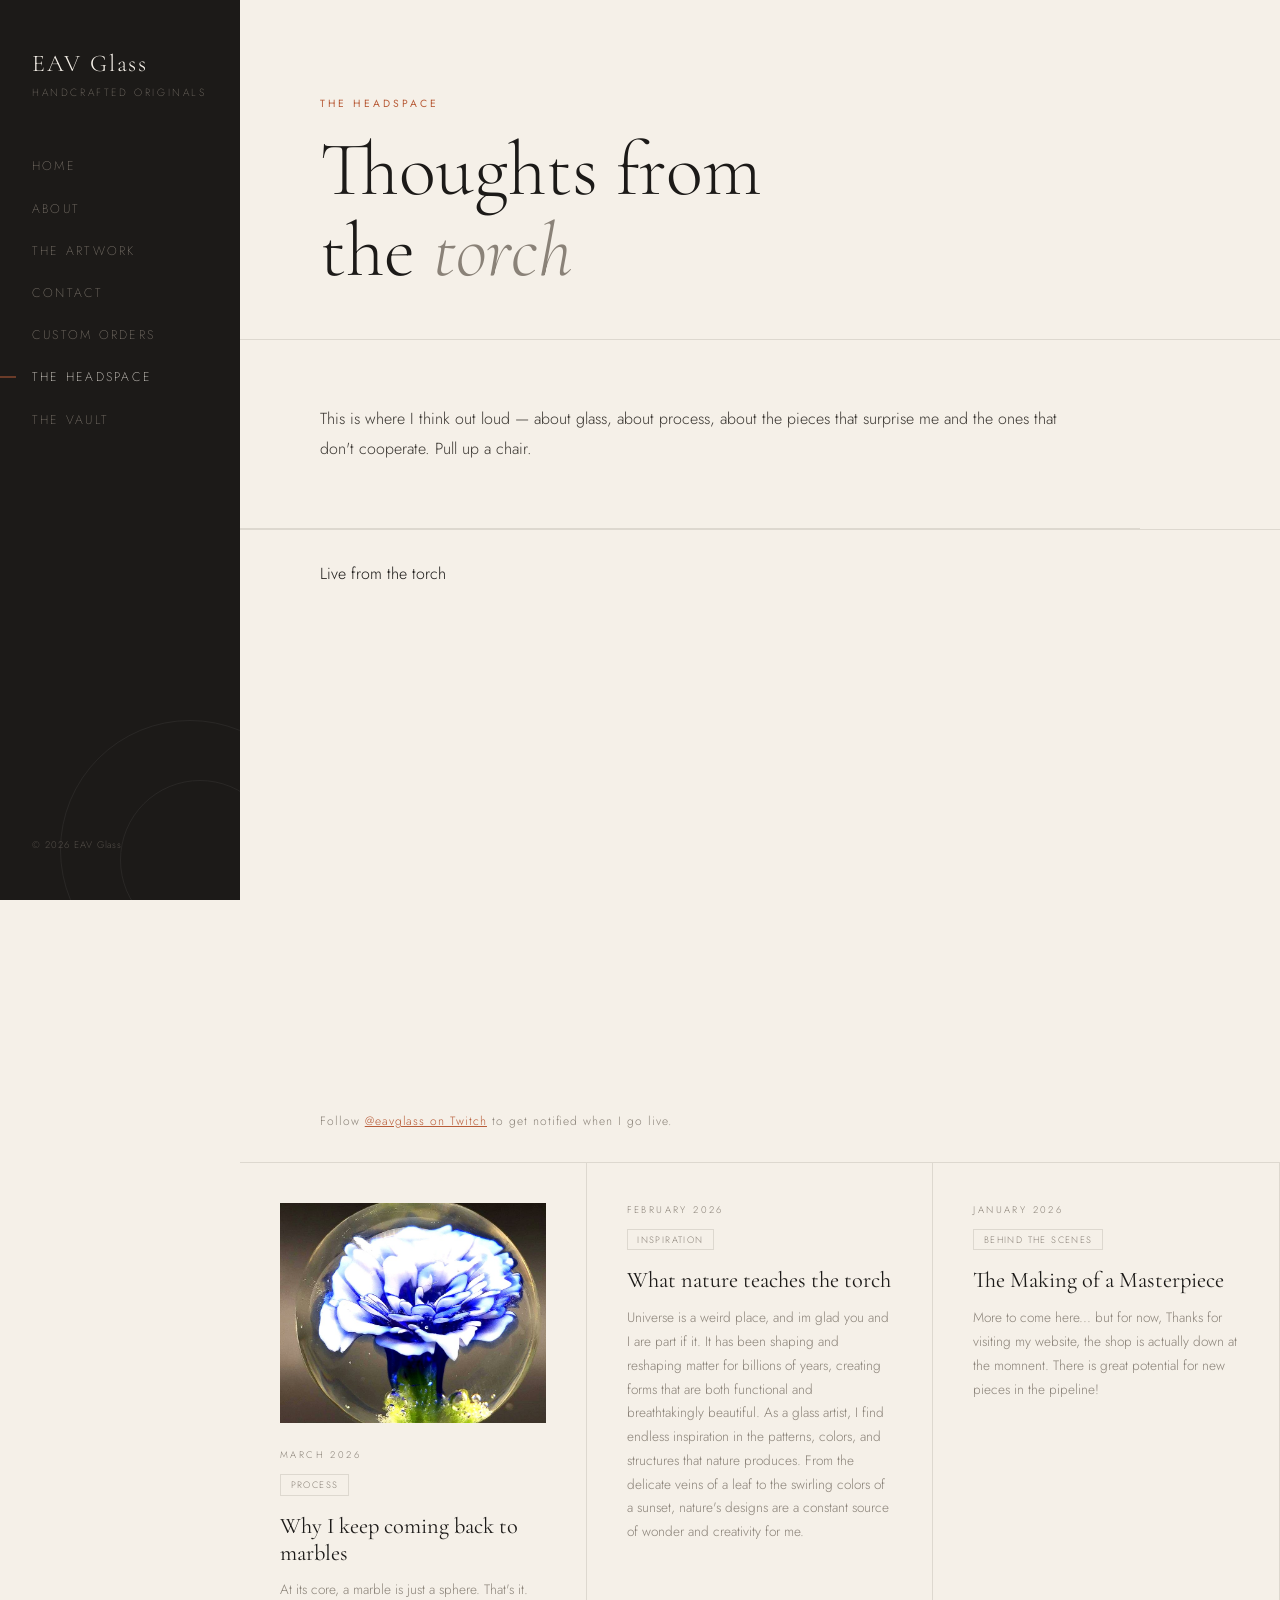
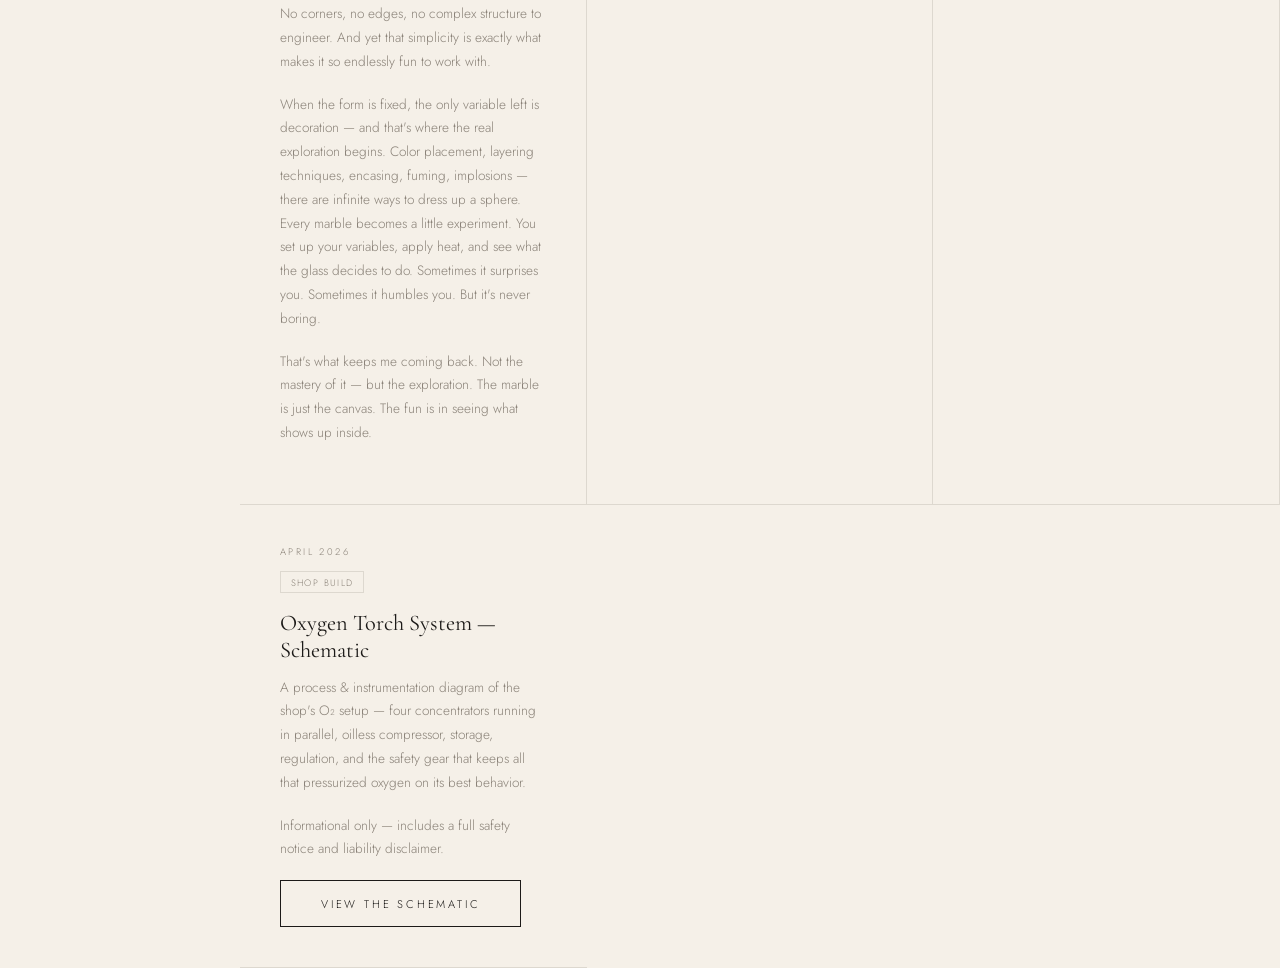
<file: pages/headspace.html>
<!DOCTYPE html>
<html lang="en">   
<head>
  <!-- Google tag (gtag.js) -->
  <script async src="https://www.googletagmanager.com/gtag/js?id=G-ZS3VT516W2"></script>
  <script>
    window.dataLayer = window.dataLayer || [];
    function gtag(){dataLayer.push(arguments);}
    gtag('js', new Date());
    gtag('config', 'G-ZS3VT516W2');
  </script>
  <meta charset="UTF-8" />
  <meta name="viewport" content="width=device-width, initial-scale=1.0" />
  <title>EAV Glass — The Headspace</title>
  <link rel="stylesheet" href="../assets/css/style.css" />
  <style>
    .blog-grid {
      display: grid;
      grid-template-columns: repeat(auto-fill, minmax(320px, 1fr));
      gap: 0;
      border-top: 1px solid var(--light-line);
    }
    .blog-post {
      padding: 2.5rem 2.5rem;
      border-right: 1px solid var(--light-line);
      border-bottom: 1px solid var(--light-line);
    }
    .blog-post:last-child { border-right: none; }
    .blog-date {
      font-size: 0.6rem;
      letter-spacing: 0.25em;
      text-transform: uppercase;
      color: var(--warm-gray);
      margin-bottom: 0.6rem;
    }
    .blog-title {
      font-family: 'Cormorant Garamond', serif;
      font-size: 1.4rem;
      font-weight: 400;
      margin-bottom: 0.8rem;
      color: var(--ink);
    }
    .blog-excerpt {
      font-size: 0.85rem;
      line-height: 1.75;
      color: var(--warm-gray);
      margin-bottom: 1.2rem;
    }
    .blog-tag {
      display: inline-block;
      font-size: 0.58rem;
      letter-spacing: 0.15em;
      text-transform: uppercase;
      border: 1px solid var(--light-line);
      color: var(--warm-gray);
      padding: 0.2rem 0.6rem;
      margin-bottom: 1rem;
    }
    @media (max-width: 768px) {
      .blog-post { padding: 2rem 1.5rem; border-right: none; }
    }
  </style>
</head>
<body>
  <button id="hamburger" aria-label="Menu">
    <span></span><span></span><span></span>
  </button>
  <div id="nav-overlay"></div>
  <nav id="sidebar">
    <div class="nav-brand">
      <h1>EAV Glass</h1>
      <span>Handcrafted Originals</span>
    </div>
    <ul>
      <li><a href="../index.html">Home</a></li>
      <li><a href="about.html">About</a></li>
      <li><a href="artwork.html">The Artwork</a></li>
      <li><a href="contact.html">Contact</a></li>
      <li><a href="custom-orders.html">Custom Orders</a></li>
      <li><a href="headspace.html">The Headspace</a></li>
      <li><a href="vault.html">The Vault</a></li>
    </ul>
    <div class="nav-footer">&copy; 2026 EAV Glass</div>
  </nav>
  <main>
    <div class="page-hero">
      <p class="eyebrow">The Headspace</p>
      <h2>Thoughts from<br>the <em>torch</em></h2>
    </div>

    <div class="content-section">
      <p>
        This is where I think out loud — about glass, about process, about the pieces 
        that surprise me and the ones that don't cooperate. Pull up a chair.
      </p>
    </div>

    <div style="padding: 2rem 5rem; border-top: 1px solid var(--light-line);">
      <p class="eyebrow" style="margin-bottom: 1rem;">Live from the torch</p>
      <div style="position: relative; padding-bottom: 56.25%; height: 0; overflow: hidden;">
        <iframe
          src="https://player.twitch.tv/?channel=eavglass&parent=www.eavglass.com"
          style="position: absolute; top: 0; left: 0; width: 100%; height: 100%; border: none;"
          allowfullscreen>
        </iframe>
      </div>
      <p style="font-size: 0.75rem; color: var(--warm-gray); margin-top: 1rem; letter-spacing: 0.08em;">
        Follow <a href="https://twitch.tv/eavglass" target="_blank" style="color: var(--rust);">@eavglass on Twitch</a> 
        to get notified when I go live.
      </p>
    </div>

    <div class="blog-grid">

      <div class="blog-post">
        <img src="../assets/images/flowermarble.jpg" alt="Flower Marble" style="width:100%;height:220px;object-fit:cover;margin-bottom:1.2rem;" />
        <p class="blog-date">March 2026</p>
        <span class="blog-tag">Process</span>
        <h3 class="blog-title">Why I keep coming back to marbles</h3>
        <p class="blog-excerpt">
          At its core, a marble is just a sphere. That's it. No corners, no edges, 
          no complex structure to engineer. And yet that simplicity is exactly what 
          makes it so endlessly fun to work with.
        </p>
        <p class="blog-excerpt">
          When the form is fixed, the only variable left is decoration — and that's 
          where the real exploration begins. Color placement, layering techniques, 
          encasing, fuming, implosions — there are infinite ways to dress up a sphere. 
          Every marble becomes a little experiment. You set up your variables, apply 
          heat, and see what the glass decides to do. Sometimes it surprises you. 
          Sometimes it humbles you. But it's never boring.
        </p>
        <p class="blog-excerpt">
          That's what keeps me coming back. Not the mastery of it — but the exploration. 
          The marble is just the canvas. The fun is in seeing what shows up inside.
        </p>
      </div>

      <div class="blog-post">
        <p class="blog-date">February 2026</p>
        <span class="blog-tag">Inspiration</span>
        <h3 class="blog-title">What nature teaches the torch</h3>
        <p class="blog-excerpt">
          Universe is a weird place, and im glad you and I are part if it. It has been shaping and reshaping matter 
          for billions of years, creating forms that are both functional and breathtakingly beautiful. 
          As a glass artist, I find endless inspiration in the patterns, colors, 
          and structures that nature produces.  From the delicate veins of a leaf to the swirling colors of a sunset,
          nature's designs are a constant source of wonder and creativity for me.
        </p>
      </div>

      <div class="blog-post">
        <p class="blog-date">January 2026</p>
        <span class="blog-tag">Behind the Scenes</span>
        <h3 class="blog-title">The Making of a Masterpiece</h3>
        <p class="blog-excerpt">
          More to come here... but for now, Thanks for visiting my website, the shop is actually down
        at the momnent. There is great potential for new pieces in the pipeline!
        </p>
      </div>

      <div class="blog-post">
        <p class="blog-date">April 2026</p>
        <span class="blog-tag">Shop Build</span>
        <h3 class="blog-title">Oxygen Torch System — Schematic</h3>
        <p class="blog-excerpt">
          A process &amp; instrumentation diagram of the shop's O₂ setup — four concentrators
          running in parallel, oilless compressor, storage, regulation, and the safety gear
          that keeps all that pressurized oxygen on its best behavior.
        </p>
        <p class="blog-excerpt">
          Informational only — includes a full safety notice and liability disclaimer.
        </p>
        <a href="oxygen-torch.html" class="btn">View the Schematic</a>
      </div>

    </div>
  </main>
  <script src="../assets/js/nav.js"></script>
</body>
</html>
</file>
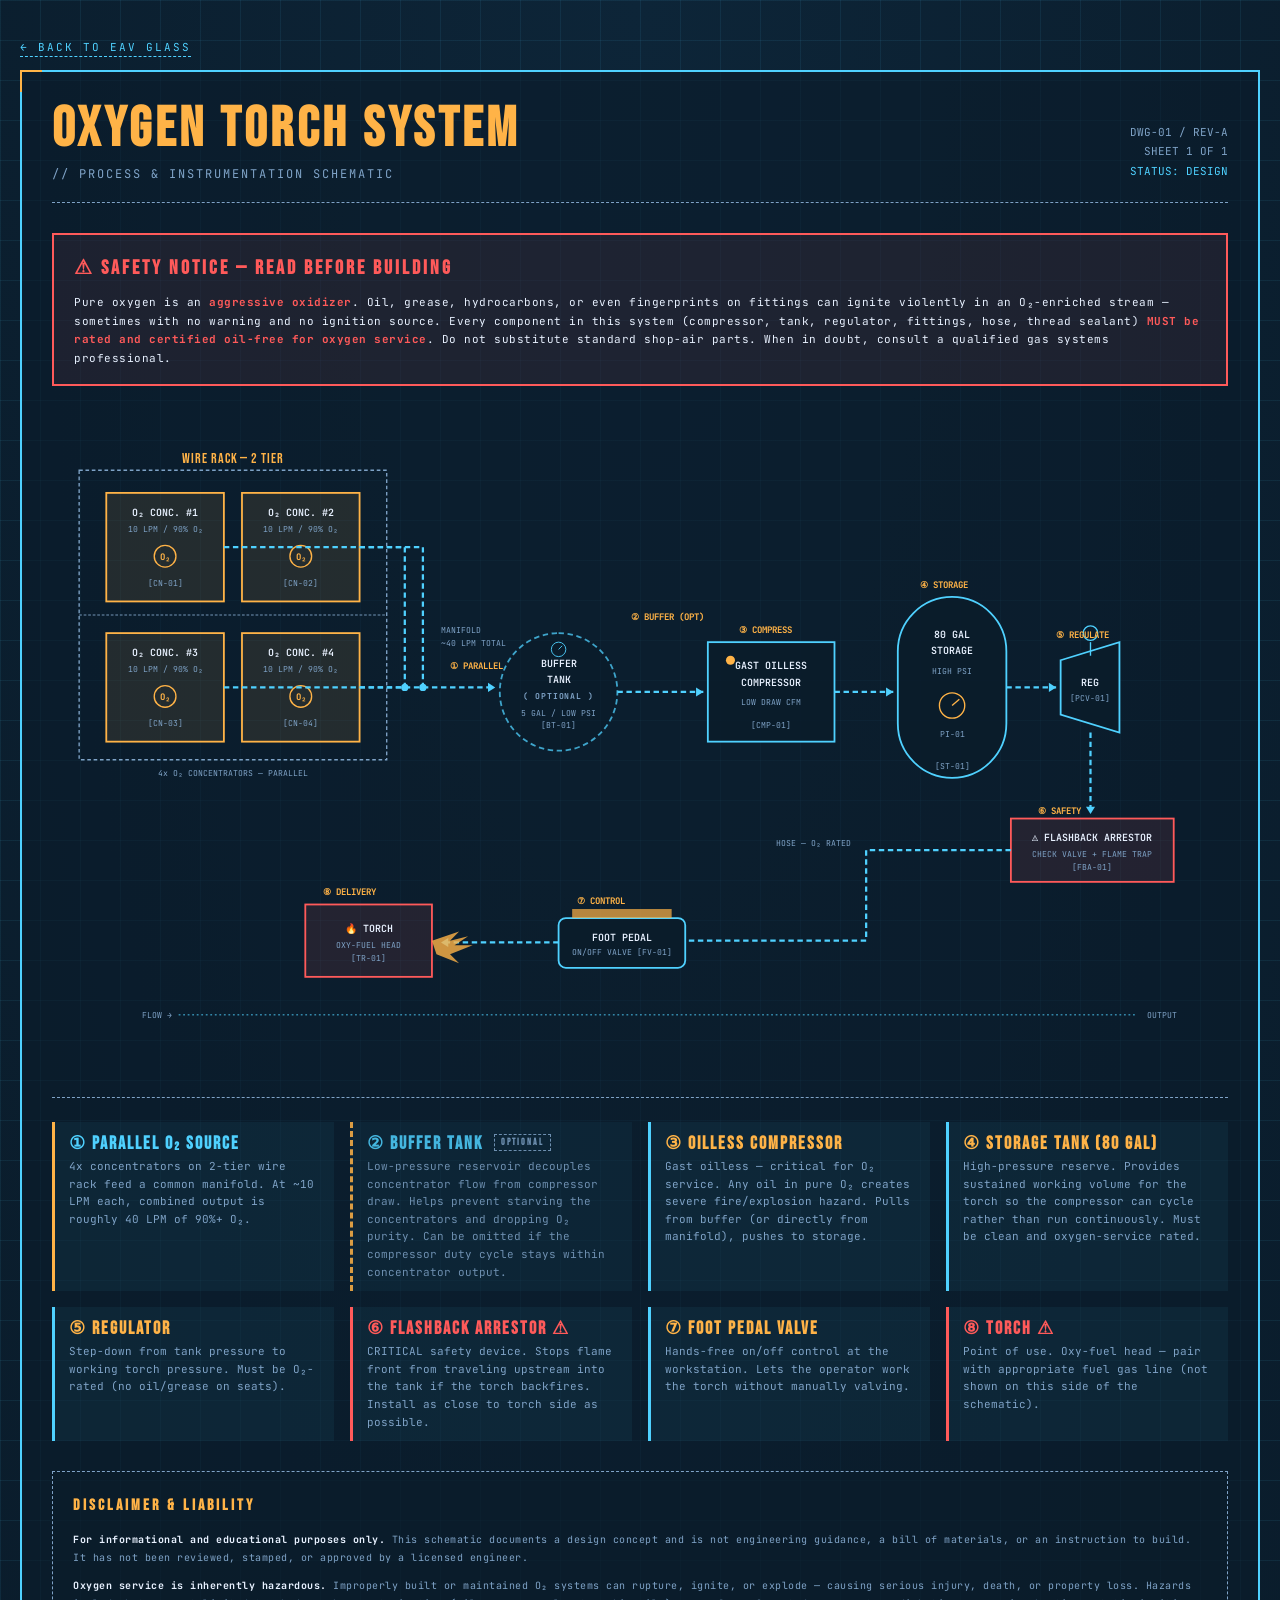
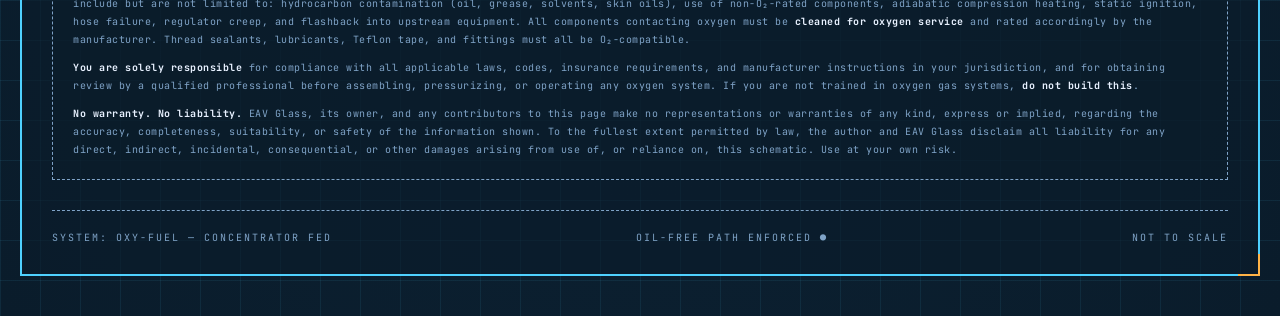
<file: pages/oxygen-torch.html>
<!DOCTYPE html>
<html lang="en">
<head>
<!-- Google tag (gtag.js) -->
<script async src="https://www.googletagmanager.com/gtag/js?id=G-ZS3VT516W2"></script>
<script>
  window.dataLayer = window.dataLayer || [];
  function gtag(){dataLayer.push(arguments);}
  gtag('js', new Date());
  gtag('config', 'G-ZS3VT516W2');
</script>
<meta charset="UTF-8" />
<meta name="viewport" content="width=device-width, initial-scale=1.0" />
<title>EAV Glass — Oxygen Torch System Schematic</title>
<style>
  @import url('https://fonts.googleapis.com/css2?family=JetBrains+Mono:wght@400;600;700&family=Bebas+Neue&display=swap');

  :root {
    --bg: #0d2538;
    --bg-2: #0a1c2b;
    --ink: #e8f1ff;
    --ink-dim: #7fa3c7;
    --accent: #ffb347;
    --accent-2: #4fd1ff;
    --danger: #ff5a5a;
    --line: #4fd1ff;
    --grid: rgba(79, 209, 255, 0.08);
  }

  * { box-sizing: border-box; margin: 0; padding: 0; }

  body {
    background:
      linear-gradient(var(--grid) 1px, transparent 1px) 0 0 / 40px 40px,
      linear-gradient(90deg, var(--grid) 1px, transparent 1px) 0 0 / 40px 40px,
      radial-gradient(ellipse at top, var(--bg) 0%, var(--bg-2) 100%);
    color: var(--ink);
    font-family: 'JetBrains Mono', monospace;
    min-height: 100vh;
    padding: 40px 20px;
  }

  .back-link {
    max-width: 1400px;
    margin: 0 auto 16px auto;
    font-size: 11px;
    letter-spacing: 2px;
    text-transform: uppercase;
  }
  .back-link a {
    color: var(--accent-2);
    text-decoration: none;
    border-bottom: 1px dashed var(--accent-2);
    padding-bottom: 2px;
  }
  .back-link a:hover { color: var(--accent); border-bottom-color: var(--accent); }

  .frame {
    max-width: 1400px;
    margin: 0 auto;
    border: 2px solid var(--line);
    padding: 30px;
    position: relative;
    background: rgba(10, 28, 43, 0.6);
  }

  .frame::before, .frame::after {
    content: '';
    position: absolute;
    width: 20px; height: 20px;
    border: 2px solid var(--accent);
  }
  .frame::before { top: -2px; left: -2px; border-right: none; border-bottom: none; }
  .frame::after { bottom: -2px; right: -2px; border-left: none; border-top: none; }

  header {
    display: flex;
    justify-content: space-between;
    align-items: flex-end;
    border-bottom: 1px dashed var(--ink-dim);
    padding-bottom: 20px;
    margin-bottom: 30px;
    flex-wrap: wrap;
    gap: 20px;
  }

  h1 {
    font-family: 'Bebas Neue', sans-serif;
    font-size: clamp(32px, 5vw, 56px);
    letter-spacing: 4px;
    color: var(--accent);
    line-height: 1;
  }

  .subtitle {
    color: var(--ink-dim);
    font-size: 12px;
    letter-spacing: 2px;
    margin-top: 8px;
    text-transform: uppercase;
  }

  .meta {
    font-size: 11px;
    color: var(--ink-dim);
    text-align: right;
    line-height: 1.8;
  }
  .meta span { color: var(--accent-2); }

  .warning-banner {
    border: 2px solid var(--danger);
    background: rgba(255, 90, 90, 0.08);
    padding: 16px 20px;
    margin-bottom: 30px;
    font-size: 11px;
    line-height: 1.7;
    color: var(--ink);
    letter-spacing: 0.5px;
  }
  .warning-banner h2 {
    font-family: 'Bebas Neue', sans-serif;
    font-size: 20px;
    letter-spacing: 3px;
    color: var(--danger);
    margin-bottom: 8px;
  }
  .warning-banner strong { color: var(--danger); }

  .diagram {
    position: relative;
    width: 100%;
    overflow-x: auto;
  }

  svg {
    display: block;
    width: 100%;
    height: auto;
    min-width: 1100px;
  }

  .legend {
    margin-top: 30px;
    display: grid;
    grid-template-columns: repeat(auto-fit, minmax(240px, 1fr));
    gap: 16px;
    border-top: 1px dashed var(--ink-dim);
    padding-top: 24px;
  }

  .legend-item {
    border-left: 3px solid var(--accent-2);
    padding: 10px 14px;
    background: rgba(79, 209, 255, 0.05);
  }
  .legend-item.warn { border-left-color: var(--danger); }
  .legend-item.safe { border-left-color: var(--accent); }
  .legend-item.optional { border-left-style: dashed; opacity: 0.85; }

  .legend-item h3 {
    font-family: 'Bebas Neue', sans-serif;
    font-size: 18px;
    letter-spacing: 2px;
    color: var(--accent);
  }
  .legend-item.warn h3 { color: var(--danger); }
  .legend-item.safe h3 { color: var(--accent-2); }

  .legend-item .opt-tag {
    display: inline-block;
    font-size: 9px;
    letter-spacing: 2px;
    padding: 2px 6px;
    border: 1px dashed var(--ink-dim);
    color: var(--ink-dim);
    margin-left: 6px;
    vertical-align: middle;
  }

  .legend-item p {
    font-size: 11px;
    color: var(--ink-dim);
    line-height: 1.6;
    margin-top: 4px;
  }

  .disclaimer {
    margin-top: 30px;
    padding: 20px;
    border: 1px dashed var(--ink-dim);
    background: rgba(10, 28, 43, 0.5);
    font-size: 10px;
    line-height: 1.8;
    color: var(--ink-dim);
    letter-spacing: 0.5px;
  }
  .disclaimer h3 {
    font-family: 'Bebas Neue', sans-serif;
    font-size: 16px;
    letter-spacing: 3px;
    color: var(--accent);
    margin-bottom: 10px;
  }
  .disclaimer p { margin-bottom: 10px; }
  .disclaimer p:last-child { margin-bottom: 0; }
  .disclaimer strong { color: var(--ink); }

  footer {
    margin-top: 30px;
    padding-top: 20px;
    border-top: 1px dashed var(--ink-dim);
    display: flex;
    justify-content: space-between;
    font-size: 10px;
    color: var(--ink-dim);
    letter-spacing: 2px;
    text-transform: uppercase;
    flex-wrap: wrap;
    gap: 10px;
  }

  /* SVG element styling */
  .box { fill: rgba(10, 28, 43, 0.9); stroke: var(--line); stroke-width: 2; }
  .box-accent { fill: rgba(255, 179, 71, 0.1); stroke: var(--accent); stroke-width: 2; }
  .box-danger { fill: rgba(255, 90, 90, 0.1); stroke: var(--danger); stroke-width: 2; }
  .box-optional { fill: rgba(10, 28, 43, 0.6); stroke: var(--line); stroke-width: 2; stroke-dasharray: 6 4; opacity: 0.75; }
  .label { fill: var(--ink); font-family: 'JetBrains Mono', monospace; font-size: 11px; font-weight: 600; }
  .label-small { fill: var(--ink-dim); font-family: 'JetBrains Mono', monospace; font-size: 9px; }
  .label-big { fill: var(--accent); font-family: 'Bebas Neue', sans-serif; font-size: 16px; letter-spacing: 1px; }
  .pipe { fill: none; stroke: var(--line); stroke-width: 2.5; }
  .pipe-optional { fill: none; stroke: var(--line); stroke-width: 2.5; stroke-dasharray: 6 4; opacity: 0.75; }
  .pipe-arrow { fill: var(--line); }
  .tag { fill: var(--accent); font-family: 'JetBrains Mono', monospace; font-size: 10px; font-weight: 700; }
  .tag-opt { fill: var(--ink-dim); font-family: 'JetBrains Mono', monospace; font-size: 9px; font-weight: 700; letter-spacing: 1px; }

  @keyframes flow {
    from { stroke-dashoffset: 20; }
    to { stroke-dashoffset: 0; }
  }
  .pipe-flow {
    stroke-dasharray: 6 4;
    animation: flow 1s linear infinite;
  }
</style>
</head>
<body>

  <div class="back-link">
    <a href="../index.html">← Back to EAV Glass</a>
  </div>

  <div class="frame">

    <header>
      <div>
        <h1>Oxygen Torch System</h1>
        <div class="subtitle">// Process &amp; Instrumentation Schematic</div>
      </div>
      <div class="meta">
        DWG-01 / REV-A<br />
        SHEET 1 OF 1<br />
        <span>STATUS: DESIGN</span>
      </div>
    </header>

    <div class="warning-banner">
      <h2>⚠ Safety Notice — Read Before Building</h2>
      <p>
        Pure oxygen is an <strong>aggressive oxidizer</strong>. Oil, grease, hydrocarbons, or even fingerprints on
        fittings can ignite violently in an O₂-enriched stream — sometimes with no warning and no ignition source.
        Every component in this system (compressor, tank, regulator, fittings, hose, thread sealant) <strong>MUST be
        rated and certified oil-free for oxygen service</strong>. Do not substitute standard shop-air parts.
        When in doubt, consult a qualified gas systems professional.
      </p>
    </div>

    <div class="diagram">
      <svg viewBox="0 0 1300 720" xmlns="http://www.w3.org/2000/svg">

        <!-- ============ TIER 1: concentrators top row ============ -->
        <g id="rack">
          <rect x="30" y="60" width="340" height="320" fill="none" stroke="#7fa3c7" stroke-width="1.5" stroke-dasharray="4 3"/>
          <text x="200" y="52" text-anchor="middle" class="label-big">WIRE RACK — 2 TIER</text>
          <text x="200" y="398" text-anchor="middle" class="label-small">4x O₂ CONCENTRATORS — PARALLEL</text>

          <line x1="30" y1="220" x2="370" y2="220" stroke="#7fa3c7" stroke-width="1" stroke-dasharray="3 2"/>

          <rect x="60" y="85" width="130" height="120" class="box-accent"/>
          <text x="125" y="110" text-anchor="middle" class="label">O₂ CONC. #1</text>
          <text x="125" y="128" text-anchor="middle" class="label-small">10 LPM / 90% O₂</text>
          <circle cx="125" cy="155" r="12" fill="none" stroke="var(--accent)" stroke-width="1.5"/>
          <text x="125" y="159" text-anchor="middle" class="tag">O₂</text>
          <text x="125" y="188" text-anchor="middle" class="label-small">[CN-01]</text>

          <rect x="210" y="85" width="130" height="120" class="box-accent"/>
          <text x="275" y="110" text-anchor="middle" class="label">O₂ CONC. #2</text>
          <text x="275" y="128" text-anchor="middle" class="label-small">10 LPM / 90% O₂</text>
          <circle cx="275" cy="155" r="12" fill="none" stroke="var(--accent)" stroke-width="1.5"/>
          <text x="275" y="159" text-anchor="middle" class="tag">O₂</text>
          <text x="275" y="188" text-anchor="middle" class="label-small">[CN-02]</text>

          <rect x="60" y="240" width="130" height="120" class="box-accent"/>
          <text x="125" y="265" text-anchor="middle" class="label">O₂ CONC. #3</text>
          <text x="125" y="283" text-anchor="middle" class="label-small">10 LPM / 90% O₂</text>
          <circle cx="125" cy="310" r="12" fill="none" stroke="var(--accent)" stroke-width="1.5"/>
          <text x="125" y="314" text-anchor="middle" class="tag">O₂</text>
          <text x="125" y="343" text-anchor="middle" class="label-small">[CN-03]</text>

          <rect x="210" y="240" width="130" height="120" class="box-accent"/>
          <text x="275" y="265" text-anchor="middle" class="label">O₂ CONC. #4</text>
          <text x="275" y="283" text-anchor="middle" class="label-small">10 LPM / 90% O₂</text>
          <circle cx="275" cy="310" r="12" fill="none" stroke="var(--accent)" stroke-width="1.5"/>
          <text x="275" y="314" text-anchor="middle" class="tag">O₂</text>
          <text x="275" y="343" text-anchor="middle" class="label-small">[CN-04]</text>
        </g>

        <!-- ============ PARALLEL MANIFOLD ============ -->
        <path d="M 190 145 L 410 145 L 410 300" class="pipe pipe-flow"/>
        <path d="M 340 145 L 390 145" class="pipe pipe-flow"/>
        <path d="M 390 145 L 390 300" class="pipe pipe-flow" stroke="var(--line)"/>
        <path d="M 190 300 L 390 300" class="pipe pipe-flow"/>
        <path d="M 340 300 L 410 300" class="pipe pipe-flow"/>

        <circle cx="410" cy="300" r="4" fill="var(--line)"/>
        <circle cx="390" cy="300" r="4" fill="var(--line)"/>
        <text x="430" y="240" class="label-small">MANIFOLD</text>
        <text x="430" y="254" class="label-small">~40 LPM TOTAL</text>

        <path d="M 410 300 L 490 300" class="pipe pipe-flow"/>
        <polygon points="490,300 482,295 482,305" class="pipe-arrow"/>

        <!-- ============ BUFFER TANK (5 GAL) — OPTIONAL ============ -->
        <g id="buffer">
          <rect x="495" y="240" width="130" height="130" rx="65" class="box-optional"/>
          <text x="560" y="278" text-anchor="middle" class="label">BUFFER</text>
          <text x="560" y="295" text-anchor="middle" class="label">TANK</text>
          <text x="560" y="313" text-anchor="middle" class="tag-opt">( OPTIONAL )</text>
          <text x="560" y="332" text-anchor="middle" class="label-small">5 GAL / LOW PSI</text>
          <text x="560" y="345" text-anchor="middle" class="label-small">[BT-01]</text>
          <circle cx="560" cy="258" r="8" fill="none" stroke="var(--accent-2)" stroke-width="1"/>
          <line x1="560" y1="258" x2="564" y2="254" stroke="var(--accent-2)" stroke-width="1"/>
        </g>

        <path d="M 625 305 L 720 305" class="pipe pipe-flow"/>
        <polygon points="720,305 712,300 712,310" class="pipe-arrow"/>

        <!-- ============ GAST OILLESS COMPRESSOR ============ -->
        <g id="compressor">
          <rect x="725" y="250" width="140" height="110" class="box"/>
          <text x="795" y="280" text-anchor="middle" class="label">GAST OILLESS</text>
          <text x="795" y="298" text-anchor="middle" class="label">COMPRESSOR</text>
          <text x="795" y="320" text-anchor="middle" class="label-small">LOW DRAW CFM</text>
          <text x="795" y="345" text-anchor="middle" class="label-small">[CMP-01]</text>
          <circle cx="750" cy="270" r="5" fill="var(--accent)"/>
        </g>

        <path d="M 865 305 L 930 305" class="pipe pipe-flow"/>
        <polygon points="930,305 922,300 922,310" class="pipe-arrow"/>

        <!-- ============ 80 GAL STORAGE TANK ============ -->
        <g id="tank80">
          <rect x="935" y="200" width="120" height="200" rx="60" class="box"/>
          <text x="995" y="245" text-anchor="middle" class="label">80 GAL</text>
          <text x="995" y="263" text-anchor="middle" class="label">STORAGE</text>
          <text x="995" y="285" text-anchor="middle" class="label-small">HIGH PSI</text>
          <circle cx="995" cy="320" r="14" fill="none" stroke="var(--accent)" stroke-width="1.5"/>
          <line x1="995" y1="320" x2="1003" y2="313" stroke="var(--accent)" stroke-width="1.5"/>
          <text x="995" y="355" text-anchor="middle" class="label-small">PI-01</text>
          <text x="995" y="390" text-anchor="middle" class="label-small">[ST-01]</text>
        </g>

        <path d="M 1055 300 L 1110 300" class="pipe pipe-flow"/>
        <polygon points="1110,300 1102,295 1102,305" class="pipe-arrow"/>

        <!-- ============ REGULATOR ============ -->
        <g id="reg">
          <polygon points="1115,270 1180,250 1180,350 1115,330" class="box"/>
          <text x="1148" y="298" text-anchor="middle" class="label">REG</text>
          <text x="1148" y="315" text-anchor="middle" class="label-small">[PCV-01]</text>
          <circle cx="1148" cy="240" r="8" fill="none" stroke="var(--accent-2)" stroke-width="1.5"/>
          <line x1="1148" y1="250" x2="1148" y2="265" stroke="var(--accent-2)" stroke-width="1.5"/>
        </g>

        <path d="M 1148 350 L 1148 440" class="pipe pipe-flow"/>
        <polygon points="1148,440 1143,432 1153,432" class="pipe-arrow"/>

        <!-- ============ FLASHBACK ARRESTOR ============ -->
        <g id="flashback">
          <rect x="1060" y="445" width="180" height="70" class="box-danger"/>
          <text x="1150" y="470" text-anchor="middle" class="label" fill="var(--danger)">⚠ FLASHBACK ARRESTOR</text>
          <text x="1150" y="487" text-anchor="middle" class="label-small">CHECK VALVE + FLAME TRAP</text>
          <text x="1150" y="502" text-anchor="middle" class="label-small">[FBA-01]</text>
        </g>

        <path d="M 1060 480 L 900 480" class="pipe pipe-flow"/>
        <path d="M 900 480 L 900 580" class="pipe pipe-flow"/>
        <path d="M 900 580 L 700 580" class="pipe pipe-flow"/>
        <text x="800" y="475" class="label-small">HOSE — O₂ RATED</text>

        <!-- ============ FOOT PEDAL ============ -->
        <g id="pedal">
          <rect x="560" y="555" width="140" height="55" rx="8" class="box"/>
          <text x="630" y="580" text-anchor="middle" class="label">FOOT PEDAL</text>
          <text x="630" y="596" text-anchor="middle" class="label-small">ON/OFF VALVE [FV-01]</text>
          <rect x="575" y="545" width="110" height="10" fill="var(--accent)" opacity="0.7"/>
        </g>

        <path d="M 560 582 L 430 582" class="pipe pipe-flow"/>
        <polygon points="430,582 438,577 438,587" class="pipe-arrow"/>

        <!-- ============ TORCH ============ -->
        <g id="torch">
          <rect x="280" y="540" width="140" height="80" class="box-danger"/>
          <text x="350" y="570" text-anchor="middle" class="label" fill="var(--danger)">🔥 TORCH</text>
          <text x="350" y="588" text-anchor="middle" class="label-small">OXY-FUEL HEAD</text>
          <text x="350" y="603" text-anchor="middle" class="label-small">[TR-01]</text>
          <path d="M 420 580 L 450 570 L 440 580 L 460 575 L 445 585 L 465 585 L 440 595 L 450 605 L 425 595" fill="var(--accent)" opacity="0.8"/>
        </g>

        <!-- ============ FLOW DIRECTION TITLE ============ -->
        <g>
          <text x="100" y="665" class="label-small">FLOW →</text>
          <line x1="140" y1="662" x2="1200" y2="662" stroke="var(--accent-2)" stroke-width="1" stroke-dasharray="2 3"/>
          <text x="1210" y="665" class="label-small">OUTPUT</text>
        </g>

        <!-- ============ Tag numbers floating ============ -->
        <text x="440" y="280" class="tag">① PARALLEL</text>
        <text x="640" y="225" class="tag">② BUFFER (OPT)</text>
        <text x="760" y="240" class="tag">③ COMPRESS</text>
        <text x="960" y="190" class="tag">④ STORAGE</text>
        <text x="1110" y="245" class="tag">⑤ REGULATE</text>
        <text x="1090" y="440" class="tag">⑥ SAFETY</text>
        <text x="580" y="540" class="tag">⑦ CONTROL</text>
        <text x="300" y="530" class="tag">⑧ DELIVERY</text>
      </svg>
    </div>

    <div class="legend">
      <div class="legend-item safe">
        <h3>① Parallel O₂ Source</h3>
        <p>4x concentrators on 2-tier wire rack feed a common manifold. At ~10 LPM each, combined output is roughly 40 LPM of 90%+ O₂.</p>
      </div>
      <div class="legend-item safe optional">
        <h3>② Buffer Tank <span class="opt-tag">OPTIONAL</span></h3>
        <p>Low-pressure reservoir decouples concentrator flow from compressor draw. Helps prevent starving the concentrators and dropping O₂ purity. Can be omitted if the compressor duty cycle stays within concentrator output.</p>
      </div>
      <div class="legend-item">
        <h3>③ Oilless Compressor</h3>
        <p>Gast oilless — critical for O₂ service. Any oil in pure O₂ creates severe fire/explosion hazard. Pulls from buffer (or directly from manifold), pushes to storage.</p>
      </div>
      <div class="legend-item">
        <h3>④ Storage Tank (80 gal)</h3>
        <p>High-pressure reserve. Provides sustained working volume for the torch so the compressor can cycle rather than run continuously. Must be clean and oxygen-service rated.</p>
      </div>
      <div class="legend-item">
        <h3>⑤ Regulator</h3>
        <p>Step-down from tank pressure to working torch pressure. Must be O₂-rated (no oil/grease on seats).</p>
      </div>
      <div class="legend-item warn">
        <h3>⑥ Flashback Arrestor ⚠</h3>
        <p>CRITICAL safety device. Stops flame front from traveling upstream into the tank if the torch backfires. Install as close to torch side as possible.</p>
      </div>
      <div class="legend-item">
        <h3>⑦ Foot Pedal Valve</h3>
        <p>Hands-free on/off control at the workstation. Lets the operator work the torch without manually valving.</p>
      </div>
      <div class="legend-item warn">
        <h3>⑧ Torch ⚠</h3>
        <p>Point of use. Oxy-fuel head — pair with appropriate fuel gas line (not shown on this side of the schematic).</p>
      </div>
    </div>

    <div class="disclaimer">
      <h3>Disclaimer &amp; Liability</h3>
      <p>
        <strong>For informational and educational purposes only.</strong> This schematic documents a design concept
        and is not engineering guidance, a bill of materials, or an instruction to build. It has not been reviewed,
        stamped, or approved by a licensed engineer.
      </p>
      <p>
        <strong>Oxygen service is inherently hazardous.</strong> Improperly built or maintained O₂ systems can
        rupture, ignite, or explode — causing serious injury, death, or property loss. Hazards include but are not
        limited to: hydrocarbon contamination (oil, grease, solvents, skin oils), use of non-O₂-rated components,
        adiabatic compression heating, static ignition, hose failure, regulator creep, and flashback into upstream
        equipment. All components contacting oxygen must be <strong>cleaned for oxygen service</strong> and rated
        accordingly by the manufacturer. Thread sealants, lubricants, Teflon tape, and fittings must all be O₂-compatible.
      </p>
      <p>
        <strong>You are solely responsible</strong> for compliance with all applicable laws, codes, insurance
        requirements, and manufacturer instructions in your jurisdiction, and for obtaining review by a qualified
        professional before assembling, pressurizing, or operating any oxygen system. If you are not trained in
        oxygen gas systems, <strong>do not build this</strong>.
      </p>
      <p>
        <strong>No warranty. No liability.</strong> EAV Glass, its owner, and any contributors to this page make
        no representations or warranties of any kind, express or implied, regarding the accuracy, completeness,
        suitability, or safety of the information shown. To the fullest extent permitted by law, the author and
        EAV Glass disclaim all liability for any direct, indirect, incidental, consequential, or other damages
        arising from use of, or reliance on, this schematic. Use at your own risk.
      </p>
    </div>

    <footer>
      <div>SYSTEM: OXY-FUEL — CONCENTRATOR FED</div>
      <div>OIL-FREE PATH ENFORCED ●</div>
      <div>NOT TO SCALE</div>
    </footer>
  </div>
</body>
</html>
</file>
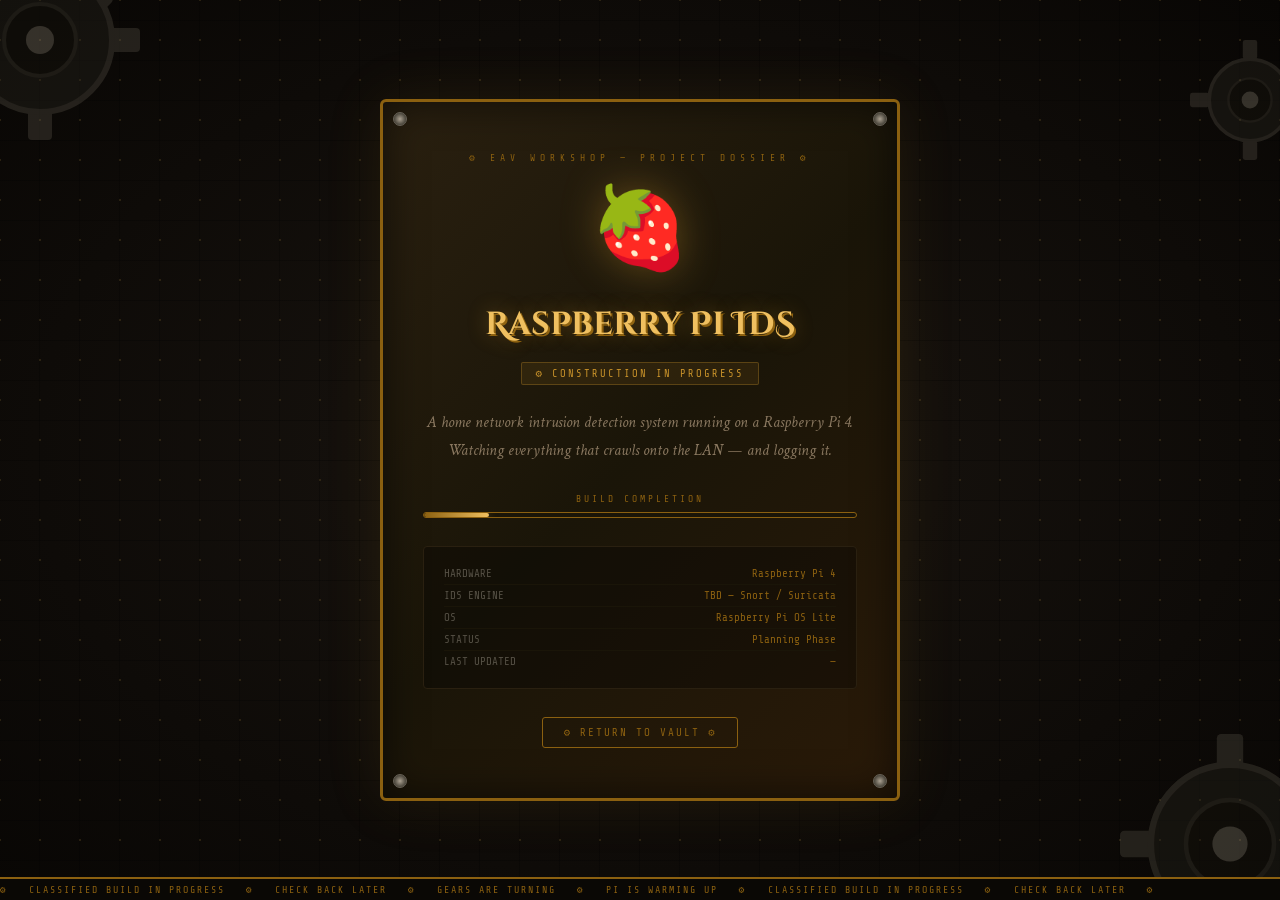
<file: pages/pi-ids.html>
<!DOCTYPE html>
<html lang="en">
<head>
  <meta charset="UTF-8" />
  <meta name="viewport" content="width=device-width, initial-scale=1.0" />
  <title>Pi IDS — EAV Vault</title>
  <link href="https://fonts.googleapis.com/css2?family=Cinzel+Decorative:wght@400;700;900&family=Crimson+Text:ital,wght@0,400;0,600;1,400&family=Share+Tech+Mono&display=swap" rel="stylesheet">
  <style>
    :root {
      --brass: #c8922a; --brass-light: #f0c060; --brass-dark: #8b6010;
      --iron: #2a2a2a; --parchment: #c8a878;
    }
    * { box-sizing: border-box; margin: 0; padding: 0; }
    body {
      background: #0f0d0a;
      color: var(--parchment);
      font-family: 'Crimson Text', serif;
      min-height: 100vh;
      display: flex; align-items: center; justify-content: center;
      overflow: hidden;
    }
    .bg {
      position: fixed; inset: 0; z-index: 0;
      background:
        repeating-linear-gradient(0deg, transparent, transparent 39px, rgba(0,0,0,0.25) 39px, rgba(0,0,0,0.25) 40px),
        repeating-linear-gradient(90deg, transparent, transparent 39px, rgba(0,0,0,0.25) 39px, rgba(0,0,0,0.25) 40px),
        radial-gradient(ellipse at 50% 50%, #1a1510 0%, #080604 100%);
    }
    .bg::after {
      content: '';
      position: absolute; inset: 0;
      background-image: radial-gradient(circle, rgba(100,80,40,0.35) 1px, transparent 1px);
      background-size: 40px 40px; background-position: 20px 20px;
    }
    .gear { position: fixed; z-index: 1; pointer-events: none; opacity: 0.35; }
    .gear-tl { top: -60px; left: -60px; width: 200px; animation: cw 22s linear infinite; }
    .gear-br { bottom: -60px; right: -60px; width: 220px; animation: ccw 28s linear infinite; }
    .gear-tr { top: 40px; right: -30px; width: 120px; animation: cw 15s linear infinite; }
    @keyframes cw { to { transform: rotate(360deg); } }
    @keyframes ccw { to { transform: rotate(-360deg); } }

    .center {
      position: relative; z-index: 10;
      text-align: center;
      padding: 60px 40px;
      max-width: 600px;
    }
    .plate {
      background: linear-gradient(135deg, #2a2010 0%, #1a1508 50%, #2a1a08 100%);
      border: 3px solid var(--brass-dark);
      border-radius: 6px;
      padding: 50px 40px;
      position: relative;
      box-shadow: 0 0 60px rgba(200,146,42,0.1), inset 0 0 40px rgba(0,0,0,0.6);
    }
    .bolt {
      position: absolute;
      width: 14px; height: 14px;
      background: radial-gradient(circle, #aaa090 0%, #555045 60%, #222018 100%);
      border-radius: 50%; border: 1px solid #666055;
    }
    .bolt-tl { top: 10px; left: 10px; }
    .bolt-tr { top: 10px; right: 10px; }
    .bolt-bl { bottom: 10px; left: 10px; }
    .bolt-br { bottom: 10px; right: 10px; }

    .label {
      font-family: 'Share Tech Mono', monospace;
      font-size: 0.6rem; letter-spacing: 5px;
      color: var(--brass-dark); text-transform: uppercase;
      margin-bottom: 16px;
    }
    .icon { font-size: 5rem; margin-bottom: 20px; display: block;
      filter: drop-shadow(0 0 20px rgba(200,146,42,0.4));
      animation: pulse 3s ease-in-out infinite;
    }
    @keyframes pulse {
      0%, 100% { filter: drop-shadow(0 0 20px rgba(200,146,42,0.4)); }
      50% { filter: drop-shadow(0 0 40px rgba(200,146,42,0.7)); }
    }
    h1 {
      font-family: 'Cinzel Decorative', serif;
      font-size: clamp(1.4rem, 3vw, 2rem);
      color: var(--brass-light);
      text-shadow: 0 0 20px rgba(200,146,42,0.4), 2px 2px 0 var(--brass-dark);
      margin-bottom: 16px;
    }
    .status-badge {
      display: inline-block;
      font-family: 'Share Tech Mono', monospace;
      font-size: 0.65rem; letter-spacing: 2px;
      color: var(--brass); background: rgba(200,146,42,0.1);
      border: 1px solid rgba(200,146,42,0.3);
      padding: 4px 14px; border-radius: 2px;
      margin-bottom: 24px;
      animation: blink 2s step-end infinite;
    }
    @keyframes blink { 50% { opacity: 0.4; } }
    .desc {
      font-style: italic;
      color: #8a7860; line-height: 1.7;
      margin-bottom: 30px; font-size: 1rem;
    }
    .progress-label {
      font-family: 'Share Tech Mono', monospace;
      font-size: 0.6rem; letter-spacing: 3px;
      color: var(--brass-dark); text-transform: uppercase;
      margin-bottom: 8px;
    }
    .progress-bar {
      height: 6px;
      background: #1a1508;
      border: 1px solid var(--brass-dark);
      border-radius: 3px;
      margin-bottom: 28px;
      overflow: hidden;
    }
    .progress-fill {
      height: 100%;
      width: 15%;
      background: linear-gradient(90deg, var(--brass-dark), var(--brass-light));
      border-radius: 3px;
      box-shadow: 0 0 8px rgba(200,146,42,0.5);
      animation: progressPulse 2s ease-in-out infinite;
    }
    @keyframes progressPulse {
      0%, 100% { box-shadow: 0 0 8px rgba(200,146,42,0.5); }
      50% { box-shadow: 0 0 16px rgba(200,146,42,0.8); }
    }
    .specs {
      text-align: left;
      background: rgba(0,0,0,0.3);
      border: 1px solid #2a2010;
      border-radius: 4px;
      padding: 16px 20px;
      margin-bottom: 28px;
    }
    .spec-row {
      font-family: 'Share Tech Mono', monospace;
      font-size: 0.68rem;
      color: #555045;
      padding: 4px 0;
      border-bottom: 1px solid #1a1508;
      display: flex; justify-content: space-between;
    }
    .spec-row:last-child { border-bottom: none; }
    .spec-val { color: var(--brass-dark); }
    .back {
      font-family: 'Share Tech Mono', monospace;
      font-size: 0.68rem; letter-spacing: 2px;
      color: var(--brass-dark); text-decoration: none;
      text-transform: uppercase; padding: 8px 20px;
      border: 1px solid var(--brass-dark); border-radius: 3px;
      transition: all 0.2s; display: inline-block;
    }
    .back:hover { color: var(--brass-light); border-color: var(--brass); background: rgba(200,146,42,0.05); }

    .ticker {
      position: fixed; bottom: 0; left: 0; right: 0; z-index: 20;
      background: #0a0805; border-top: 2px solid var(--brass-dark);
      padding: 5px 0; overflow: hidden;
    }
    .ticker-inner {
      white-space: nowrap;
      animation: tick 20s linear infinite;
      font-family: 'Share Tech Mono', monospace;
      font-size: 0.62rem; letter-spacing: 2px;
      color: var(--brass-dark);
    }
    @keyframes tick { from { transform: translateX(100vw); } to { transform: translateX(-100%); } }
  </style>
</head>
<body>
  <div class="bg"></div>

  <!-- Gears -->
  <div class="gear gear-tl">
    <svg viewBox="0 0 100 100" fill="none">
      <rect x="44" y="0" width="12" height="18" rx="2" fill="#555045"/>
      <rect x="44" y="82" width="12" height="18" rx="2" fill="#555045"/>
      <rect x="0" y="44" width="18" height="12" rx="2" fill="#555045"/>
      <rect x="82" y="44" width="18" height="12" rx="2" fill="#555045"/>
      <rect x="14" y="14" width="12" height="18" rx="2" fill="#555045" transform="rotate(45 20 20)"/>
      <rect x="66" y="14" width="12" height="18" rx="2" fill="#555045" transform="rotate(-45 80 20)"/>
      <circle cx="50" cy="50" r="36" fill="#2a2820" stroke="#555045" stroke-width="3"/>
      <circle cx="50" cy="50" r="18" fill="#1a1810" stroke="#444035" stroke-width="2"/>
      <circle cx="50" cy="50" r="7" fill="#888070"/>
    </svg>
  </div>
  <div class="gear gear-br">
    <svg viewBox="0 0 100 100" fill="none">
      <rect x="44" y="0" width="12" height="18" rx="2" fill="#555045"/>
      <rect x="44" y="82" width="12" height="18" rx="2" fill="#555045"/>
      <rect x="0" y="44" width="18" height="12" rx="2" fill="#555045"/>
      <rect x="82" y="44" width="18" height="12" rx="2" fill="#555045"/>
      <rect x="14" y="66" width="12" height="18" rx="2" fill="#555045" transform="rotate(-45 20 80)"/>
      <rect x="66" y="66" width="12" height="18" rx="2" fill="#555045" transform="rotate(45 80 80)"/>
      <circle cx="50" cy="50" r="36" fill="#2a2820" stroke="#555045" stroke-width="3"/>
      <circle cx="50" cy="50" r="20" fill="#1a1810" stroke="#444035" stroke-width="2"/>
      <circle cx="50" cy="50" r="8" fill="#888070"/>
    </svg>
  </div>
  <div class="gear gear-tr">
    <svg viewBox="0 0 100 100" fill="none">
      <rect x="44" y="0" width="12" height="16" rx="2" fill="#555045"/>
      <rect x="44" y="84" width="12" height="16" rx="2" fill="#555045"/>
      <rect x="0" y="44" width="16" height="12" rx="2" fill="#555045"/>
      <rect x="84" y="44" width="16" height="12" rx="2" fill="#555045"/>
      <circle cx="50" cy="50" r="34" fill="#2a2820" stroke="#555045" stroke-width="3"/>
      <circle cx="50" cy="50" r="18" fill="#1a1810" stroke="#444035" stroke-width="2"/>
      <circle cx="50" cy="50" r="7" fill="#888070"/>
    </svg>
  </div>

  <div class="center">
    <div class="plate">
      <div class="bolt bolt-tl"></div>
      <div class="bolt bolt-tr"></div>
      <div class="bolt bolt-bl"></div>
      <div class="bolt bolt-br"></div>
      <div class="label">⚙ EAV Workshop — Project Dossier ⚙</div>
      <span class="icon">🍓</span>
      <h1>Raspberry Pi IDS</h1>
      <div class="status-badge">⚙ CONSTRUCTION IN PROGRESS</div>
      <p class="desc">A home network intrusion detection system running on a Raspberry Pi 4. Watching everything that crawls onto the LAN — and logging it.</p>
      <div class="progress-label">Build Completion</div>
      <div class="progress-bar"><div class="progress-fill"></div></div>
      <div class="specs">
        <div class="spec-row"><span>HARDWARE</span><span class="spec-val">Raspberry Pi 4</span></div>
        <div class="spec-row"><span>IDS ENGINE</span><span class="spec-val">TBD — Snort / Suricata</span></div>
        <div class="spec-row"><span>OS</span><span class="spec-val">Raspberry Pi OS Lite</span></div>
        <div class="spec-row"><span>STATUS</span><span class="spec-val">Planning Phase</span></div>
        <div class="spec-row"><span>LAST UPDATED</span><span class="spec-val">—</span></div>
      </div>
      <a href="vault-hub.html" class="back">⚙ Return to Vault ⚙</a>
    </div>
  </div>

  <div class="ticker">
    <div class="ticker-inner">
      ⚙ &nbsp; CLASSIFIED BUILD IN PROGRESS &nbsp; ⚙ &nbsp; CHECK BACK LATER &nbsp; ⚙ &nbsp; GEARS ARE TURNING &nbsp; ⚙ &nbsp; PI IS WARMING UP &nbsp; ⚙ &nbsp; CLASSIFIED BUILD IN PROGRESS &nbsp; ⚙ &nbsp; CHECK BACK LATER &nbsp; ⚙
    </div>
  </div>
</body>
</html>
</file>
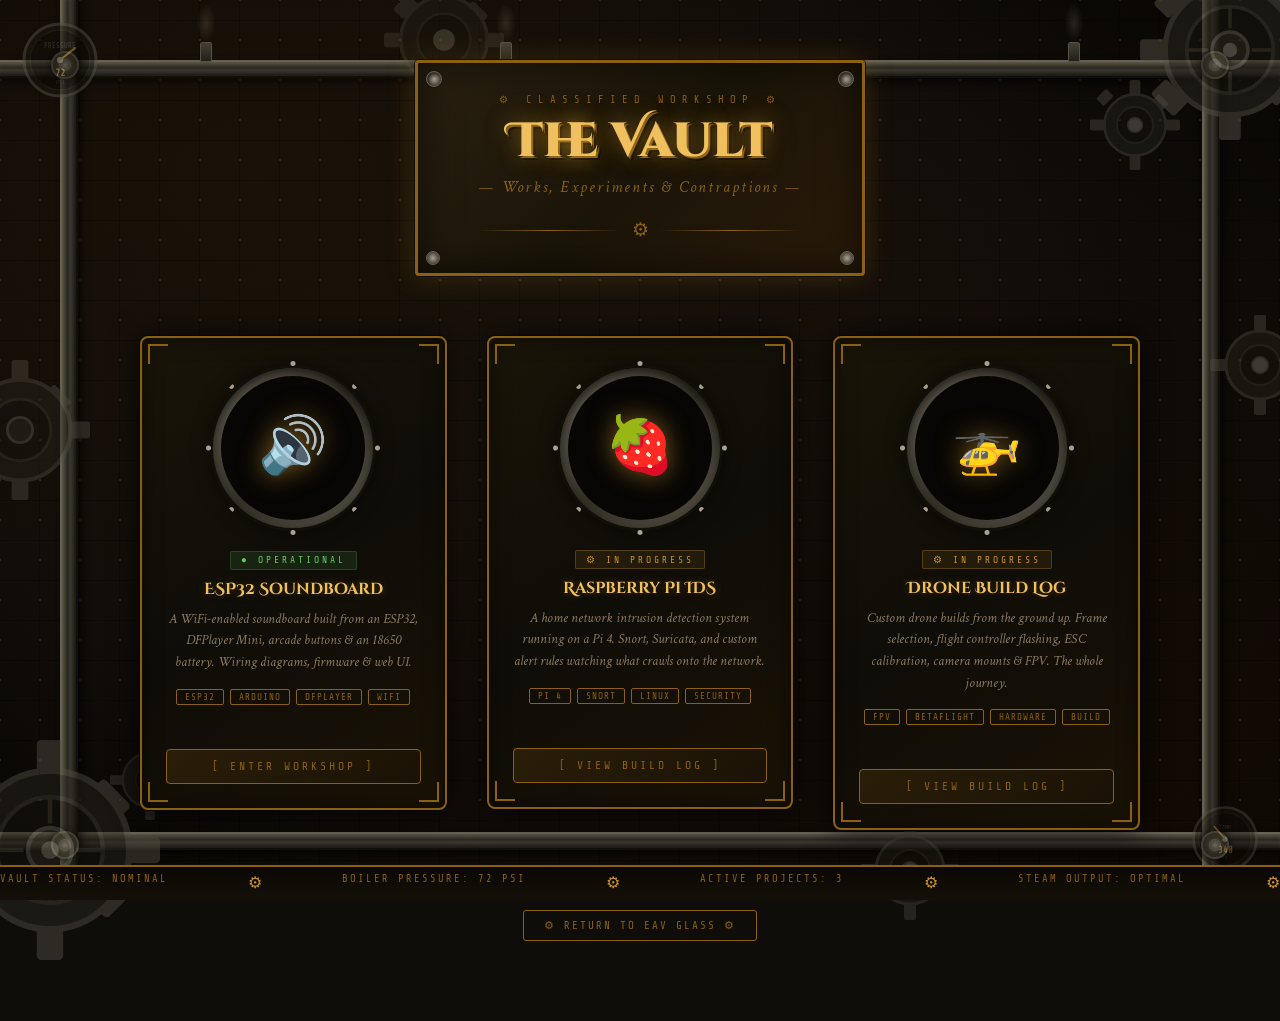
<file: pages/vault-hub.html>
<!DOCTYPE html>
<html lang="en">
<head>
  <meta charset="UTF-8" />
  <meta name="viewport" content="width=device-width, initial-scale=1.0" />
  <title>The Vault — EAV Workshop</title>
  <link href="https://fonts.googleapis.com/css2?family=Cinzel+Decorative:wght@400;700;900&family=Crimson+Text:ital,wght@0,400;0,600;1,400&family=Share+Tech+Mono&display=swap" rel="stylesheet">
  <style>
    :root {
      --brass: #c8922a;
      --brass-light: #f0c060;
      --brass-dark: #8b6010;
      --copper: #b87333;
      --iron: #2a2a2a;
      --iron-light: #3a3530;
      --rust: #8b3a1a;
      --steam: rgba(200,180,150,0.08);
      --glow: rgba(200,146,42,0.6);
      --leather: #3d2810;
      --parchment: #c8a878;
      --rivets: #555045;
    }

    * { box-sizing: border-box; margin: 0; padding: 0; }

    body {
      background: #0f0d0a;
      color: var(--parchment);
      font-family: 'Crimson Text', serif;
      min-height: 100vh;
      overflow-x: hidden;
      cursor: url("data:image/svg+xml,%3Csvg xmlns='http://www.w3.org/2000/svg' width='20' height='20' viewBox='0 0 20 20'%3E%3Ccircle cx='10' cy='10' r='8' fill='none' stroke='%23c8922a' stroke-width='1.5'/%3E%3Ccircle cx='10' cy='10' r='2' fill='%23c8922a'/%3E%3C/svg%3E") 10 10, crosshair;
    }

    /* ===================== BACKGROUND ===================== */
    .bg-layer {
      position: fixed;
      inset: 0;
      z-index: 0;
      pointer-events: none;
    }

    /* Iron plate texture */
    .bg-layer::before {
      content: '';
      position: absolute;
      inset: 0;
      background:
        repeating-linear-gradient(0deg, transparent, transparent 39px, rgba(0,0,0,0.3) 39px, rgba(0,0,0,0.3) 40px),
        repeating-linear-gradient(90deg, transparent, transparent 39px, rgba(0,0,0,0.3) 39px, rgba(0,0,0,0.3) 40px),
        radial-gradient(ellipse at 20% 20%, #1a1208 0%, transparent 60%),
        radial-gradient(ellipse at 80% 80%, #120a04 0%, transparent 60%),
        radial-gradient(ellipse at 50% 50%, #1a1510 0%, #080604 100%);
    }

    /* Diagonal rivets pattern */
    .bg-layer::after {
      content: '';
      position: absolute;
      inset: 0;
      background-image: radial-gradient(circle, rgba(100,80,40,0.4) 1px, transparent 1px);
      background-size: 40px 40px;
      background-position: 20px 20px;
    }

    /* ===================== STEAM PIPES ===================== */
    .pipes {
      position: fixed;
      inset: 0;
      z-index: 1;
      pointer-events: none;
      overflow: hidden;
    }

    .pipe-h {
      position: absolute;
      height: 18px;
      background: linear-gradient(180deg, #555045 0%, #2a2820 40%, #3a3530 60%, #1a1810 100%);
      border-top: 2px solid #666055;
      border-bottom: 2px solid #111008;
      box-shadow: 0 4px 8px rgba(0,0,0,0.6), inset 0 2px 4px rgba(255,220,100,0.05);
    }

    .pipe-v {
      position: absolute;
      width: 18px;
      background: linear-gradient(90deg, #555045 0%, #2a2820 40%, #3a3530 60%, #1a1810 100%);
      border-left: 2px solid #666055;
      border-right: 2px solid #111008;
      box-shadow: 4px 0 8px rgba(0,0,0,0.6), inset 2px 0 4px rgba(255,220,100,0.05);
    }

    .pipe-joint {
      position: absolute;
      width: 28px;
      height: 28px;
      background: radial-gradient(circle, #888070 0%, #444035 50%, #222018 100%);
      border-radius: 50%;
      border: 2px solid #666055;
      box-shadow: 0 0 8px rgba(0,0,0,0.8), inset 0 2px 4px rgba(255,220,100,0.1);
    }

    .pipe-joint::after {
      content: '';
      position: absolute;
      top: 50%; left: 50%;
      transform: translate(-50%, -50%);
      width: 10px; height: 10px;
      background: radial-gradient(circle, #aaa090 0%, #555045 100%);
      border-radius: 50%;
      border: 1px solid #888070;
    }

    /* Steam vents */
    .steam-vent {
      position: absolute;
      width: 12px;
      height: 20px;
      background: linear-gradient(180deg, #444035 0%, #222018 100%);
      border: 1px solid #555045;
      border-radius: 2px 2px 0 0;
    }

    .steam-puff {
      position: absolute;
      bottom: 100%;
      left: 50%;
      transform: translateX(-50%);
      width: 20px;
      height: 40px;
      background: radial-gradient(ellipse, rgba(200,180,150,0.15) 0%, transparent 70%);
      animation: steamPuff 3s ease-in infinite;
    }

    @keyframes steamPuff {
      0% { transform: translateX(-50%) scaleX(1) translateY(0); opacity: 0.4; }
      100% { transform: translateX(-50%) scaleX(2.5) translateY(-60px); opacity: 0; }
    }

    /* ===================== SPINNING GEARS ===================== */
    .gear {
      position: fixed;
      z-index: 2;
      pointer-events: none;
    }

    .gear svg { display: block; }

    .gear-1 { top: -40px; right: -40px; width: 180px; height: 180px; animation: spinCW 20s linear infinite; }
    .gear-2 { top: 80px; right: 100px; width: 90px; height: 90px; animation: spinCCW 14s linear infinite; }
    .gear-3 { bottom: -60px; left: -60px; width: 220px; height: 220px; animation: spinCCW 25s linear infinite; }
    .gear-4 { bottom: 80px; left: 110px; width: 80px; height: 80px; animation: spinCW 10s linear infinite; }
    .gear-5 { top: 40%; left: -50px; width: 140px; height: 140px; animation: spinCW 18s linear infinite; }
    .gear-6 { top: 35%; right: -30px; width: 100px; height: 100px; animation: spinCCW 12s linear infinite; }
    .gear-7 { top: -20px; left: 30%; width: 120px; height: 120px; animation: spinCW 16s linear infinite; }
    .gear-8 { bottom: -20px; right: 25%; width: 100px; height: 100px; animation: spinCCW 14s linear infinite; }

    @keyframes spinCW { from { transform: rotate(0deg); } to { transform: rotate(360deg); } }
    @keyframes spinCCW { from { transform: rotate(0deg); } to { transform: rotate(-360deg); } }

    /* ===================== PRESSURE GAUGES ===================== */
    .gauge {
      position: fixed;
      z-index: 3;
      pointer-events: none;
    }

    .gauge-1 { top: 20px; left: 20px; }
    .gauge-2 { bottom: 20px; right: 20px; }
    .gauge-3 { top: 50%; right: 20px; transform: translateY(-50%); }

    /* ===================== MAIN CONTENT ===================== */
    .main-content {
      position: relative;
      z-index: 10;
      min-height: 100vh;
      display: flex;
      flex-direction: column;
      align-items: center;
      padding: 60px 20px 80px;
    }

    /* ===================== HEADER ===================== */
    .vault-header {
      text-align: center;
      margin-bottom: 60px;
      position: relative;
    }

    .header-plate {
      display: inline-block;
      background: linear-gradient(135deg, #2a2010 0%, #1a1508 50%, #2a1a08 100%);
      border: 3px solid var(--brass-dark);
      border-radius: 4px;
      padding: 30px 60px;
      position: relative;
      box-shadow:
        0 0 0 1px #111008,
        0 0 30px rgba(200,146,42,0.2),
        inset 0 0 40px rgba(0,0,0,0.6);
    }

    /* Corner bolts */
    .header-plate::before, .header-plate::after {
      content: '';
      position: absolute;
      width: 14px; height: 14px;
      background: radial-gradient(circle, #aaa090 0%, #555045 60%, #222018 100%);
      border-radius: 50%;
      border: 1px solid #666055;
      box-shadow: inset 2px 2px 4px rgba(0,0,0,0.5);
    }
    .header-plate::before { top: 8px; left: 8px; }
    .header-plate::after { top: 8px; right: 8px; }

    .header-bolt-bl, .header-bolt-br {
      position: absolute;
      width: 14px; height: 14px;
      background: radial-gradient(circle, #aaa090 0%, #555045 60%, #222018 100%);
      border-radius: 50%;
      border: 1px solid #666055;
    }
    .header-bolt-bl { bottom: 8px; left: 8px; }
    .header-bolt-br { bottom: 8px; right: 8px; }

    .eyebrow-text {
      font-family: 'Share Tech Mono', monospace;
      font-size: 0.65rem;
      letter-spacing: 6px;
      color: var(--brass-dark);
      text-transform: uppercase;
      margin-bottom: 10px;
    }

    .vault-title {
      font-family: 'Cinzel Decorative', serif;
      font-size: clamp(1.8rem, 4vw, 3rem);
      font-weight: 900;
      color: var(--brass-light);
      text-shadow:
        0 0 20px rgba(200,146,42,0.5),
        0 0 40px rgba(200,146,42,0.2),
        2px 2px 0 var(--brass-dark),
        4px 4px 0 rgba(0,0,0,0.5);
      line-height: 1.1;
      margin-bottom: 8px;
    }

    .vault-subtitle {
      font-family: 'Crimson Text', serif;
      font-style: italic;
      font-size: 1rem;
      color: var(--brass-dark);
      letter-spacing: 2px;
    }

    /* Decorative divider */
    .divider {
      display: flex;
      align-items: center;
      gap: 12px;
      margin: 20px 0 0;
    }

    .divider-line {
      flex: 1;
      height: 1px;
      background: linear-gradient(90deg, transparent, var(--brass-dark), transparent);
    }

    .divider-gear {
      color: var(--brass-dark);
      font-size: 1.2rem;
      animation: spinCW 8s linear infinite;
      display: inline-block;
    }

    /* ===================== PORTAL GRID ===================== */
    .portals-grid {
      display: grid;
      grid-template-columns: repeat(auto-fit, minmax(280px, 1fr));
      gap: 40px;
      max-width: 1000px;
      width: 100%;
      margin-bottom: 60px;
    }

    /* ===================== PORTAL CARD ===================== */
    .portal {
      position: relative;
      cursor: pointer;
      text-decoration: none;
      color: inherit;
      display: block;
      transition: transform 0.3s ease;
    }

    .portal:hover { transform: translateY(-4px); }

    .portal-frame {
      background: linear-gradient(145deg, #1a1508 0%, #0f0d08 50%, #1a1205 100%);
      border: 2px solid var(--brass-dark);
      border-radius: 8px;
      padding: 0;
      overflow: hidden;
      position: relative;
      box-shadow:
        0 0 0 1px #080604,
        0 0 30px rgba(0,0,0,0.8),
        inset 0 0 20px rgba(0,0,0,0.5);
      transition: box-shadow 0.3s ease, border-color 0.3s ease;
    }

    .portal:hover .portal-frame {
      border-color: var(--brass);
      box-shadow:
        0 0 0 1px #080604,
        0 0 40px rgba(200,146,42,0.3),
        0 0 80px rgba(200,146,42,0.1),
        inset 0 0 20px rgba(0,0,0,0.5);
    }

    /* Porthole window */
    .porthole {
      width: 160px;
      height: 160px;
      margin: 30px auto 20px;
      position: relative;
    }

    .porthole-outer {
      width: 100%;
      height: 100%;
      border-radius: 50%;
      background: linear-gradient(135deg, #666055 0%, #333025 50%, #555045 100%);
      padding: 8px;
      box-shadow:
        0 0 0 3px #111008,
        0 0 20px rgba(0,0,0,0.8),
        inset 0 4px 8px rgba(0,0,0,0.6);
      position: relative;
    }

    /* Porthole bolts around the ring */
    .porthole-outer::before {
      content: '';
      position: absolute;
      inset: -8px;
      border-radius: 50%;
      background:
        radial-gradient(circle at 50% 2%, #aaa090 2px, transparent 3px),
        radial-gradient(circle at 50% 98%, #aaa090 2px, transparent 3px),
        radial-gradient(circle at 2% 50%, #aaa090 2px, transparent 3px),
        radial-gradient(circle at 98% 50%, #aaa090 2px, transparent 3px),
        radial-gradient(circle at 15% 15%, #aaa090 2px, transparent 3px),
        radial-gradient(circle at 85% 15%, #aaa090 2px, transparent 3px),
        radial-gradient(circle at 15% 85%, #aaa090 2px, transparent 3px),
        radial-gradient(circle at 85% 85%, #aaa090 2px, transparent 3px);
    }

    .porthole-inner {
      width: 100%;
      height: 100%;
      border-radius: 50%;
      overflow: hidden;
      background: #080604;
      display: flex;
      align-items: center;
      justify-content: center;
      position: relative;
    }

    .porthole-icon {
      font-size: 3.5rem;
      z-index: 2;
      filter: drop-shadow(0 0 12px rgba(200,146,42,0.6));
      transition: transform 0.3s ease, filter 0.3s ease;
    }

    .portal:hover .porthole-icon {
      transform: scale(1.15);
      filter: drop-shadow(0 0 20px rgba(200,146,42,0.9));
    }

    /* Porthole glow effect */
    .porthole-glow {
      position: absolute;
      inset: 0;
      border-radius: 50%;
      background: radial-gradient(circle, rgba(200,146,42,0.0) 0%, transparent 70%);
      transition: background 0.3s ease;
    }

    .portal:hover .porthole-glow {
      background: radial-gradient(circle, rgba(200,146,42,0.15) 0%, transparent 70%);
    }

    /* Portal info */
    .portal-info {
      padding: 0 24px 28px;
      text-align: center;
    }

    .portal-status {
      font-family: 'Share Tech Mono', monospace;
      font-size: 0.6rem;
      letter-spacing: 3px;
      text-transform: uppercase;
      margin-bottom: 8px;
      padding: 3px 10px;
      border-radius: 2px;
      display: inline-block;
    }

    .status-active {
      color: #60cc60;
      background: rgba(60,120,60,0.2);
      border: 1px solid rgba(60,120,60,0.4);
    }

    .status-wip {
      color: var(--brass);
      background: rgba(200,146,42,0.1);
      border: 1px solid rgba(200,146,42,0.3);
    }

    .status-locked {
      color: #cc6060;
      background: rgba(120,40,40,0.2);
      border: 1px solid rgba(120,40,40,0.3);
    }

    .portal-title {
      font-family: 'Cinzel Decorative', serif;
      font-size: 1rem;
      font-weight: 700;
      color: var(--brass-light);
      margin-bottom: 8px;
      text-shadow: 0 0 10px rgba(200,146,42,0.3);
    }

    .portal-desc {
      font-family: 'Crimson Text', serif;
      font-style: italic;
      font-size: 0.9rem;
      color: #8a7860;
      line-height: 1.5;
      margin-bottom: 16px;
    }

    .portal-tags {
      display: flex;
      flex-wrap: wrap;
      gap: 6px;
      justify-content: center;
    }

    .tag {
      font-family: 'Share Tech Mono', monospace;
      font-size: 0.58rem;
      letter-spacing: 1px;
      padding: 2px 8px;
      border: 1px solid var(--brass-dark);
      color: var(--brass-dark);
      border-radius: 2px;
      text-transform: uppercase;
    }

    /* Enter button */
    .portal-enter {
      display: block;
      margin: 16px 24px 0;
      padding: 10px;
      background: linear-gradient(135deg, #2a1e08 0%, #1a1205 100%);
      border: 1px solid var(--brass-dark);
      border-radius: 4px;
      text-align: center;
      font-family: 'Share Tech Mono', monospace;
      font-size: 0.72rem;
      letter-spacing: 3px;
      color: var(--brass-dark);
      text-transform: uppercase;
      transition: all 0.2s ease;
      margin-bottom: 24px;
    }

    .portal:hover .portal-enter {
      background: linear-gradient(135deg, #3a2e18 0%, #2a2010 100%);
      border-color: var(--brass);
      color: var(--brass-light);
      box-shadow: 0 0 15px rgba(200,146,42,0.2);
    }

    /* Corner decorations on cards */
    .corner-dec {
      position: absolute;
      width: 20px; height: 20px;
      pointer-events: none;
    }
    .corner-dec::before, .corner-dec::after {
      content: '';
      position: absolute;
      background: var(--brass-dark);
    }
    .corner-dec::before { width: 100%; height: 2px; top: 0; left: 0; }
    .corner-dec::after { width: 2px; height: 100%; top: 0; left: 0; }

    .corner-tl { top: 6px; left: 6px; }
    .corner-tr { top: 6px; right: 6px; transform: scaleX(-1); }
    .corner-bl { bottom: 6px; left: 6px; transform: scaleY(-1); }
    .corner-br { bottom: 6px; right: 6px; transform: scale(-1); }

    /* ===================== TICKER TAPE ===================== */
    .ticker-wrap {
      position: fixed;
      bottom: 0;
      left: 0; right: 0;
      z-index: 20;
      background: linear-gradient(180deg, #0a0805 0%, #141008 100%);
      border-top: 2px solid var(--brass-dark);
      padding: 6px 0;
      overflow: hidden;
    }

    .ticker-inner {
      display: flex;
      white-space: nowrap;
      animation: ticker 30s linear infinite;
    }

    .ticker-text {
      font-family: 'Share Tech Mono', monospace;
      font-size: 0.65rem;
      letter-spacing: 2px;
      color: var(--brass-dark);
      padding-right: 80px;
    }

    .ticker-sep {
      color: var(--brass);
      padding-right: 80px;
    }

    @keyframes ticker {
      from { transform: translateX(0); }
      to { transform: translateX(-50%); }
    }

    /* ===================== BACK LINK ===================== */
    .back-link {
      font-family: 'Share Tech Mono', monospace;
      font-size: 0.68rem;
      letter-spacing: 2px;
      color: var(--brass-dark);
      text-decoration: none;
      text-transform: uppercase;
      padding: 8px 20px;
      border: 1px solid var(--brass-dark);
      border-radius: 3px;
      transition: all 0.2s;
      margin-top: 20px;
    }

    .back-link:hover {
      color: var(--brass);
      border-color: var(--brass);
      background: rgba(200,146,42,0.05);
    }

    /* ===================== FLOATING PARTICLES ===================== */
    .particle {
      position: fixed;
      width: 2px; height: 2px;
      background: var(--brass);
      border-radius: 50%;
      pointer-events: none;
      z-index: 1;
      animation: floatUp linear infinite;
      opacity: 0;
    }

    @keyframes floatUp {
      0% { transform: translateY(100vh) translateX(0); opacity: 0; }
      10% { opacity: 0.6; }
      90% { opacity: 0.3; }
      100% { transform: translateY(-20px) translateX(30px); opacity: 0; }
    }

    /* ===================== RESPONSIVE ===================== */
    @media (max-width: 700px) {
      .portals-grid { grid-template-columns: 1fr; gap: 24px; }
      .vault-title { font-size: 1.6rem; }
      .header-plate { padding: 20px 30px; }
      .gear-1, .gear-3, .gear-5, .gear-6, .gear-7, .gear-8 { display: none; }
    }
  </style>
</head>
<body>

  <!-- Background texture -->
  <div class="bg-layer"></div>

  <!-- Pipes -->
  <div class="pipes">
    <div class="pipe-h" style="top:60px; left:0; right:0;"></div>
    <div class="pipe-h" style="bottom:50px; left:0; right:0;"></div>
    <div class="pipe-v" style="left:60px; top:0; bottom:0;"></div>
    <div class="pipe-v" style="right:60px; top:0; bottom:0;"></div>
    <div class="pipe-joint" style="top:51px; left:51px;"></div>
    <div class="pipe-joint" style="top:51px; right:51px;"></div>
    <div class="pipe-joint" style="bottom:41px; left:51px;"></div>
    <div class="pipe-joint" style="bottom:41px; right:51px;"></div>
    <!-- Steam vents -->
    <div class="steam-vent" style="top:42px; left:200px;">
      <div class="steam-puff"></div>
    </div>
    <div class="steam-vent" style="top:42px; left:500px;">
      <div class="steam-puff" style="animation-delay:1.2s;"></div>
    </div>
    <div class="steam-vent" style="top:42px; right:200px;">
      <div class="steam-puff" style="animation-delay:2.4s;"></div>
    </div>
  </div>

  <!-- Spinning gears (SVG) -->
  <div class="gear gear-1">
    <svg viewBox="0 0 100 100" fill="none" xmlns="http://www.w3.org/2000/svg">
      <g opacity="0.5">
        <!-- Gear teeth -->
        <rect x="44" y="0" width="12" height="18" rx="2" fill="#555045"/>
        <rect x="44" y="82" width="12" height="18" rx="2" fill="#555045"/>
        <rect x="0" y="44" width="18" height="12" rx="2" fill="#555045"/>
        <rect x="82" y="44" width="18" height="12" rx="2" fill="#555045"/>
        <rect x="14" y="14" width="12" height="18" rx="2" fill="#555045" transform="rotate(45 20 20)"/>
        <rect x="66" y="14" width="12" height="18" rx="2" fill="#555045" transform="rotate(-45 80 20)"/>
        <rect x="14" y="66" width="12" height="18" rx="2" fill="#555045" transform="rotate(-45 20 80)"/>
        <rect x="66" y="66" width="12" height="18" rx="2" fill="#555045" transform="rotate(45 80 80)"/>
        <circle cx="50" cy="50" r="36" fill="#2a2820" stroke="#555045" stroke-width="3"/>
        <circle cx="50" cy="50" r="24" fill="#1a1810" stroke="#444035" stroke-width="2"/>
        <circle cx="50" cy="50" r="10" fill="#333025" stroke="#666055" stroke-width="2"/>
        <circle cx="50" cy="50" r="4" fill="#888070"/>
        <!-- Spokes -->
        <line x1="50" y1="26" x2="50" y2="38" stroke="#444035" stroke-width="2"/>
        <line x1="50" y1="62" x2="50" y2="74" stroke="#444035" stroke-width="2"/>
        <line x1="26" y1="50" x2="38" y2="50" stroke="#444035" stroke-width="2"/>
        <line x1="62" y1="50" x2="74" y2="50" stroke="#444035" stroke-width="2"/>
      </g>
    </svg>
  </div>

  <div class="gear gear-2">
    <svg viewBox="0 0 100 100" fill="none" xmlns="http://www.w3.org/2000/svg">
      <g opacity="0.4">
        <rect x="44" y="0" width="12" height="16" rx="2" fill="#555045"/>
        <rect x="44" y="84" width="12" height="16" rx="2" fill="#555045"/>
        <rect x="0" y="44" width="16" height="12" rx="2" fill="#555045"/>
        <rect x="84" y="44" width="16" height="12" rx="2" fill="#555045"/>
        <rect x="12" y="12" width="12" height="16" rx="2" fill="#555045" transform="rotate(45 18 18)"/>
        <rect x="68" y="12" width="12" height="16" rx="2" fill="#555045" transform="rotate(-45 82 18)"/>
        <circle cx="50" cy="50" r="34" fill="#2a2820" stroke="#555045" stroke-width="3"/>
        <circle cx="50" cy="50" r="20" fill="#1a1810" stroke="#444035" stroke-width="2"/>
        <circle cx="50" cy="50" r="8" fill="#888070" stroke="#666055" stroke-width="2"/>
      </g>
    </svg>
  </div>

  <div class="gear gear-3">
    <svg viewBox="0 0 100 100" fill="none" xmlns="http://www.w3.org/2000/svg">
      <g opacity="0.45">
        <rect x="44" y="0" width="12" height="18" rx="2" fill="#555045"/>
        <rect x="44" y="82" width="12" height="18" rx="2" fill="#555045"/>
        <rect x="0" y="44" width="18" height="12" rx="2" fill="#555045"/>
        <rect x="82" y="44" width="18" height="12" rx="2" fill="#555045"/>
        <rect x="14" y="14" width="12" height="18" rx="2" fill="#555045" transform="rotate(45 20 20)"/>
        <rect x="66" y="14" width="12" height="18" rx="2" fill="#555045" transform="rotate(-45 80 20)"/>
        <rect x="14" y="66" width="12" height="18" rx="2" fill="#555045" transform="rotate(-45 20 80)"/>
        <rect x="66" y="66" width="12" height="18" rx="2" fill="#555045" transform="rotate(45 80 80)"/>
        <circle cx="50" cy="50" r="36" fill="#2a2820" stroke="#555045" stroke-width="3"/>
        <circle cx="50" cy="50" r="24" fill="#1a1810" stroke="#444035" stroke-width="2"/>
        <circle cx="50" cy="50" r="10" fill="#333025" stroke="#666055" stroke-width="2"/>
        <circle cx="50" cy="50" r="4" fill="#888070"/>
        <line x1="50" y1="26" x2="50" y2="38" stroke="#444035" stroke-width="2"/>
        <line x1="50" y1="62" x2="50" y2="74" stroke="#444035" stroke-width="2"/>
        <line x1="26" y1="50" x2="38" y2="50" stroke="#444035" stroke-width="2"/>
        <line x1="62" y1="50" x2="74" y2="50" stroke="#444035" stroke-width="2"/>
      </g>
    </svg>
  </div>

  <div class="gear gear-4">
    <svg viewBox="0 0 100 100" fill="none" xmlns="http://www.w3.org/2000/svg">
      <g opacity="0.35">
        <rect x="44" y="0" width="12" height="16" rx="2" fill="#555045"/>
        <rect x="44" y="84" width="12" height="16" rx="2" fill="#555045"/>
        <rect x="0" y="44" width="16" height="12" rx="2" fill="#555045"/>
        <rect x="84" y="44" width="16" height="12" rx="2" fill="#555045"/>
        <circle cx="50" cy="50" r="34" fill="#2a2820" stroke="#555045" stroke-width="3"/>
        <circle cx="50" cy="50" r="18" fill="#1a1810" stroke="#444035" stroke-width="2"/>
        <circle cx="50" cy="50" r="7" fill="#888070" stroke="#666055" stroke-width="2"/>
      </g>
    </svg>
  </div>

  <div class="gear gear-5">
    <svg viewBox="0 0 100 100" fill="none" xmlns="http://www.w3.org/2000/svg">
      <g opacity="0.4">
        <rect x="44" y="0" width="12" height="18" rx="2" fill="#555045"/>
        <rect x="44" y="82" width="12" height="18" rx="2" fill="#555045"/>
        <rect x="0" y="44" width="18" height="12" rx="2" fill="#555045"/>
        <rect x="82" y="44" width="18" height="12" rx="2" fill="#555045"/>
        <rect x="14" y="14" width="12" height="18" rx="2" fill="#555045" transform="rotate(45 20 20)"/>
        <rect x="66" y="14" width="12" height="18" rx="2" fill="#555045" transform="rotate(-45 80 20)"/>
        <circle cx="50" cy="50" r="36" fill="#2a2820" stroke="#555045" stroke-width="3"/>
        <circle cx="50" cy="50" r="22" fill="#1a1810" stroke="#444035" stroke-width="2"/>
        <circle cx="50" cy="50" r="9" fill="#333025" stroke="#666055" stroke-width="2"/>
      </g>
    </svg>
  </div>

  <div class="gear gear-6">
    <svg viewBox="0 0 100 100" fill="none">
      <g opacity="0.4">
        <rect x="44" y="0" width="12" height="16" rx="2" fill="#555045"/>
        <rect x="44" y="84" width="12" height="16" rx="2" fill="#555045"/>
        <rect x="0" y="44" width="16" height="12" rx="2" fill="#555045"/>
        <rect x="84" y="44" width="16" height="12" rx="2" fill="#555045"/>
        <circle cx="50" cy="50" r="34" fill="#2a2820" stroke="#555045" stroke-width="3"/>
        <circle cx="50" cy="50" r="20" fill="#1a1810" stroke="#444035" stroke-width="2"/>
        <circle cx="50" cy="50" r="8" fill="#888070" stroke="#666055" stroke-width="2"/>
      </g>
    </svg>
  </div>

  <div class="gear gear-7">
    <svg viewBox="0 0 100 100" fill="none">
      <g opacity="0.3">
        <rect x="44" y="0" width="12" height="18" rx="2" fill="#555045"/>
        <rect x="44" y="82" width="12" height="18" rx="2" fill="#555045"/>
        <rect x="0" y="44" width="18" height="12" rx="2" fill="#555045"/>
        <rect x="82" y="44" width="18" height="12" rx="2" fill="#555045"/>
        <rect x="14" y="14" width="12" height="18" rx="2" fill="#555045" transform="rotate(45 20 20)"/>
        <rect x="66" y="14" width="12" height="18" rx="2" fill="#555045" transform="rotate(-45 80 20)"/>
        <circle cx="50" cy="50" r="36" fill="#2a2820" stroke="#555045" stroke-width="3"/>
        <circle cx="50" cy="50" r="22" fill="#1a1810" stroke="#444035" stroke-width="2"/>
        <circle cx="50" cy="50" r="9" fill="#888070"/>
      </g>
    </svg>
  </div>

  <div class="gear gear-8">
    <svg viewBox="0 0 100 100" fill="none">
      <g opacity="0.35">
        <rect x="44" y="0" width="12" height="16" rx="2" fill="#555045"/>
        <rect x="44" y="84" width="12" height="16" rx="2" fill="#555045"/>
        <rect x="0" y="44" width="16" height="12" rx="2" fill="#555045"/>
        <rect x="84" y="44" width="16" height="12" rx="2" fill="#555045"/>
        <circle cx="50" cy="50" r="34" fill="#2a2820" stroke="#555045" stroke-width="3"/>
        <circle cx="50" cy="50" r="20" fill="#1a1810" stroke="#444035" stroke-width="2"/>
        <circle cx="50" cy="50" r="8" fill="#888070" stroke="#666055" stroke-width="2"/>
      </g>
    </svg>
  </div>

  <!-- Pressure Gauges -->
  <div class="gauge gauge-1">
    <svg width="80" height="80" viewBox="0 0 80 80" opacity="0.5">
      <circle cx="40" cy="40" r="36" fill="#1a1810" stroke="#555045" stroke-width="3"/>
      <circle cx="40" cy="40" r="30" fill="#0f0d08" stroke="#333025" stroke-width="1"/>
      <text x="40" y="28" text-anchor="middle" fill="#555045" font-family="Share Tech Mono" font-size="7">PRESSURE</text>
      <text x="40" y="56" text-anchor="middle" fill="#c8922a" font-family="Share Tech Mono" font-size="10" font-weight="bold">72</text>
      <text x="40" y="64" text-anchor="middle" fill="#444035" font-family="Share Tech Mono" font-size="6">PSI</text>
      <line x1="40" y1="40" x2="55" y2="28" stroke="#c8922a" stroke-width="2" stroke-linecap="round"/>
      <circle cx="40" cy="40" r="3" fill="#888070"/>
    </svg>
  </div>

  <div class="gauge gauge-2">
    <svg width="70" height="70" viewBox="0 0 80 80" opacity="0.4">
      <circle cx="40" cy="40" r="36" fill="#1a1810" stroke="#555045" stroke-width="3"/>
      <circle cx="40" cy="40" r="30" fill="#0f0d08" stroke="#333025" stroke-width="1"/>
      <text x="40" y="28" text-anchor="middle" fill="#555045" font-family="Share Tech Mono" font-size="7">TEMP</text>
      <text x="40" y="56" text-anchor="middle" fill="#c8922a" font-family="Share Tech Mono" font-size="10" font-weight="bold">340</text>
      <text x="40" y="64" text-anchor="middle" fill="#444035" font-family="Share Tech Mono" font-size="6">°F</text>
      <line x1="40" y1="40" x2="28" y2="26" stroke="#c8922a" stroke-width="2" stroke-linecap="round"/>
      <circle cx="40" cy="40" r="3" fill="#888070"/>
    </svg>
  </div>

  <!-- Floating particles -->
  <div class="particle" style="left:10%; animation-duration:8s; animation-delay:0s; width:3px; height:3px;"></div>
  <div class="particle" style="left:25%; animation-duration:12s; animation-delay:2s;"></div>
  <div class="particle" style="left:40%; animation-duration:9s; animation-delay:4s; width:3px; height:3px;"></div>
  <div class="particle" style="left:60%; animation-duration:11s; animation-delay:1s;"></div>
  <div class="particle" style="left:75%; animation-duration:7s; animation-delay:3s; width:3px; height:3px;"></div>
  <div class="particle" style="left:90%; animation-duration:13s; animation-delay:5s;"></div>

  <!-- Main content -->
  <div class="main-content">

    <div class="vault-header">
      <div class="header-plate">
        <div class="header-bolt-bl"></div>
        <div class="header-bolt-br"></div>
        <div class="eyebrow-text">⚙ Classified Workshop ⚙</div>
        <div class="vault-title">The Vault</div>
        <div class="vault-subtitle">— Works, Experiments & Contraptions —</div>
        <div class="divider">
          <div class="divider-line"></div>
          <span class="divider-gear">⚙</span>
          <div class="divider-line"></div>
        </div>
      </div>
    </div>

    <div class="portals-grid">

      <!-- Portal 1: ESP32 Soundboard -->
      <a class="portal" href="esp32-soundboard.html">
        <div class="portal-frame">
          <div class="corner-dec corner-tl"></div>
          <div class="corner-dec corner-tr"></div>
          <div class="corner-dec corner-bl"></div>
          <div class="corner-dec corner-br"></div>
          <div class="porthole">
            <div class="porthole-outer">
              <div class="porthole-inner">
                <div class="porthole-glow"></div>
                <span class="porthole-icon">🔊</span>
              </div>
            </div>
          </div>
          <div class="portal-info">
            <div class="portal-status status-active">● Operational</div>
            <div class="portal-title">ESP32 Soundboard</div>
            <div class="portal-desc">A WiFi-enabled soundboard built from an ESP32, DFPlayer Mini, arcade buttons & an 18650 battery. Wiring diagrams, firmware & web UI.</div>
            <div class="portal-tags">
              <span class="tag">ESP32</span>
              <span class="tag">Arduino</span>
              <span class="tag">DFPlayer</span>
              <span class="tag">WiFi</span>
            </div>
          </div>
          <div class="portal-enter">[ Enter Workshop ]</div>
        </div>
      </a>

      <!-- Portal 2: Pi IDS -->
      <a class="portal" href="pi-ids.html">
        <div class="portal-frame">
          <div class="corner-dec corner-tl"></div>
          <div class="corner-dec corner-tr"></div>
          <div class="corner-dec corner-bl"></div>
          <div class="corner-dec corner-br"></div>
          <div class="porthole">
            <div class="porthole-outer">
              <div class="porthole-inner">
                <div class="porthole-glow"></div>
                <span class="porthole-icon">🍓</span>
              </div>
            </div>
          </div>
          <div class="portal-info">
            <div class="portal-status status-wip">⚙ In Progress</div>
            <div class="portal-title">Raspberry Pi IDS</div>
            <div class="portal-desc">A home network intrusion detection system running on a Pi 4. Snort, Suricata, and custom alert rules watching what crawls onto the network.</div>
            <div class="portal-tags">
              <span class="tag">Pi 4</span>
              <span class="tag">Snort</span>
              <span class="tag">Linux</span>
              <span class="tag">Security</span>
            </div>
          </div>
          <div class="portal-enter">[ View Build Log ]</div>
        </div>
      </a>

      <!-- Portal 3: Drone -->
      <a class="portal" href="drone-build.html">
        <div class="portal-frame">
          <div class="corner-dec corner-tl"></div>
          <div class="corner-dec corner-tr"></div>
          <div class="corner-dec corner-bl"></div>
          <div class="corner-dec corner-br"></div>
          <div class="porthole">
            <div class="porthole-outer">
              <div class="porthole-inner">
                <div class="porthole-glow"></div>
                <span class="porthole-icon">🚁</span>
              </div>
            </div>
          </div>
          <div class="portal-info">
            <div class="portal-status status-wip">⚙ In Progress</div>
            <div class="portal-title">Drone Build Log</div>
            <div class="portal-desc">Custom drone builds from the ground up. Frame selection, flight controller flashing, ESC calibration, camera mounts & FPV. The whole journey.</div>
            <div class="portal-tags">
              <span class="tag">FPV</span>
              <span class="tag">Betaflight</span>
              <span class="tag">Hardware</span>
              <span class="tag">Build</span>
            </div>
          </div>
          <div class="portal-enter">[ View Build Log ]</div>
        </div>
      </a>

    </div>

    <a href="../index.html" class="back-link">⚙ Return to EAV Glass ⚙</a>

  </div>

  <!-- Ticker tape -->
  <div class="ticker-wrap">
    <div class="ticker-inner">
      <span class="ticker-text">VAULT STATUS: NOMINAL</span>
      <span class="ticker-sep">⚙</span>
      <span class="ticker-text">BOILER PRESSURE: 72 PSI</span>
      <span class="ticker-sep">⚙</span>
      <span class="ticker-text">ACTIVE PROJECTS: 3</span>
      <span class="ticker-sep">⚙</span>
      <span class="ticker-text">STEAM OUTPUT: OPTIMAL</span>
      <span class="ticker-sep">⚙</span>
      <span class="ticker-text">ALL GEARS TURNING</span>
      <span class="ticker-sep">⚙</span>
      <span class="ticker-text">UNAUTHORIZED ACCESS WILL BE MET WITH EXTREME PREJUDICE</span>
      <span class="ticker-sep">⚙</span>
      <span class="ticker-text">VAULT STATUS: NOMINAL</span>
      <span class="ticker-sep">⚙</span>
      <span class="ticker-text">BOILER PRESSURE: 72 PSI</span>
      <span class="ticker-sep">⚙</span>
      <span class="ticker-text">ACTIVE PROJECTS: 3</span>
      <span class="ticker-sep">⚙</span>
      <span class="ticker-text">STEAM OUTPUT: OPTIMAL</span>
      <span class="ticker-sep">⚙</span>
      <span class="ticker-text">ALL GEARS TURNING</span>
      <span class="ticker-sep">⚙</span>
      <span class="ticker-text">UNAUTHORIZED ACCESS WILL BE MET WITH EXTREME PREJUDICE</span>
      <span class="ticker-sep">⚙</span>
    </div>
  </div>

</body>
</html>
</file>
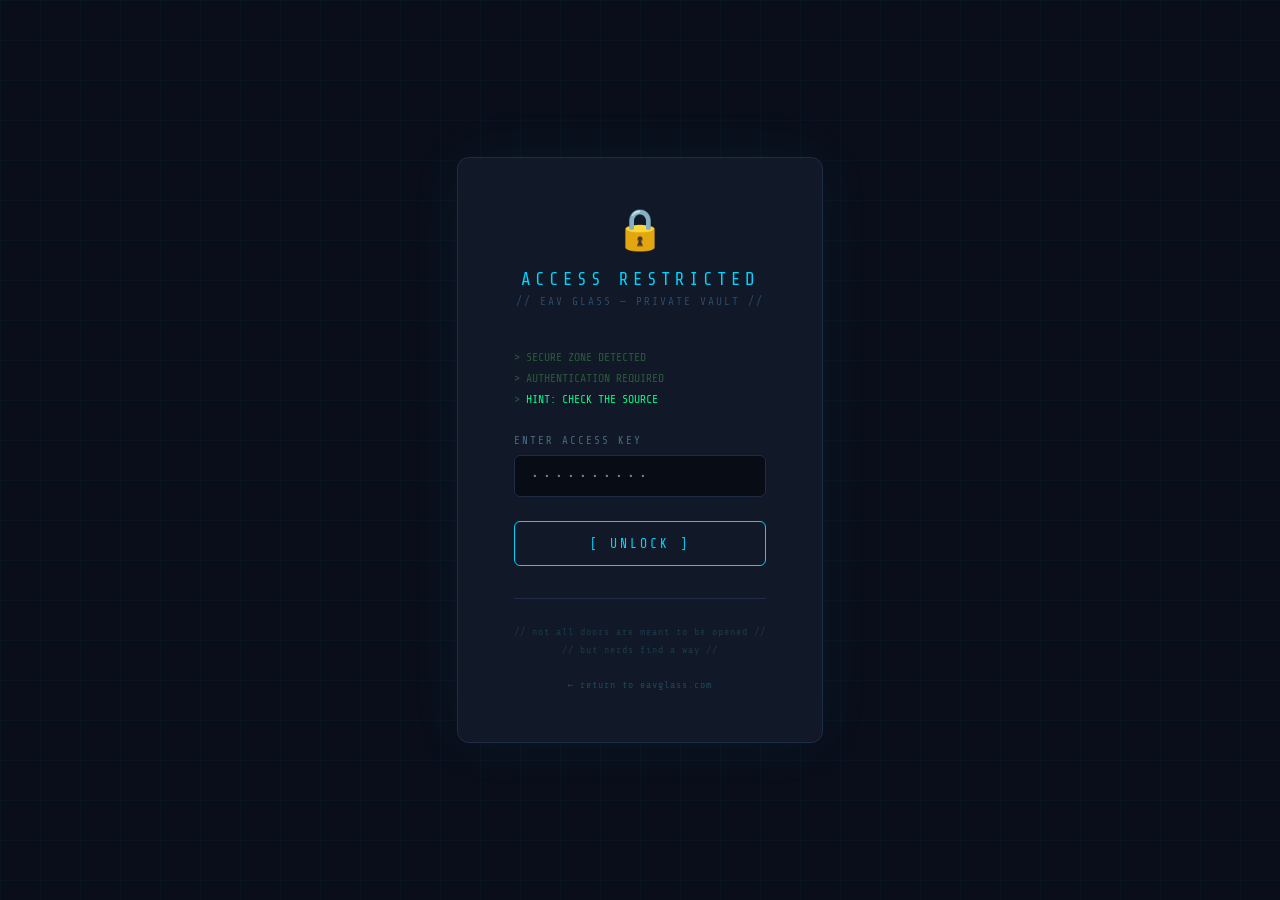
<file: pages/vault.html>
<!DOCTYPE html>
<html lang="en">
<head>
  <!-- Google tag (gtag.js) -->
  <script async src="https://www.googletagmanager.com/gtag/js?id=G-ZS3VT516W2"></script>
  <script>
    window.dataLayer = window.dataLayer || [];
    function gtag(){dataLayer.push(arguments);}
    gtag('js', new Date());
    gtag('config', 'G-ZS3VT516W2');
  </script>
  <meta charset="UTF-8" />
  <meta name="viewport" content="width=device-width, initial-scale=1.0" />
  <title>EAV Glass — Restricted</title>
  <style>
    /* 
    ============================================================
      You found the source. Respect.
      The key is: ALLONELOVE
    ============================================================
    */

    @import url('https://fonts.googleapis.com/css2?family=Share+Tech+Mono&display=swap');

    * { box-sizing: border-box; margin: 0; padding: 0; }

    body {
      background: #0a0e1a;
      min-height: 100vh;
      display: flex;
      align-items: center;
      justify-content: center;
      font-family: 'Share Tech Mono', monospace;
      overflow: hidden;
    }

    /* Animated background grid */
    body::before {
      content: '';
      position: fixed;
      inset: 0;
      background-image:
        linear-gradient(rgba(0,212,255,0.03) 1px, transparent 1px),
        linear-gradient(90deg, rgba(0,212,255,0.03) 1px, transparent 1px);
      background-size: 40px 40px;
      pointer-events: none;
      animation: gridScroll 20s linear infinite;
    }

    @keyframes gridScroll {
      0% { background-position: 0 0; }
      100% { background-position: 40px 40px; }
    }

    .vault-container {
      background: #111827;
      border: 1px solid #1e2d45;
      border-radius: 12px;
      padding: 3rem 3.5rem;
      width: 100%;
      max-width: 440px;
      position: relative;
      z-index: 1;
      box-shadow: 0 0 60px rgba(0,212,255,0.05);
    }

    .vault-header {
      text-align: center;
      margin-bottom: 2.5rem;
    }

    .vault-icon {
      font-size: 2.5rem;
      margin-bottom: 1rem;
      display: block;
      animation: flicker 4s infinite;
    }

    @keyframes flicker {
      0%, 95%, 100% { opacity: 1; }
      96% { opacity: 0.4; }
      97% { opacity: 1; }
      98% { opacity: 0.2; }
      99% { opacity: 1; }
    }

    .vault-title {
      font-size: 1.1rem;
      color: #00d4ff;
      letter-spacing: 4px;
      text-transform: uppercase;
      margin-bottom: 0.4rem;
    }

    .vault-sub {
      font-size: 0.7rem;
      color: #2a4a6a;
      letter-spacing: 2px;
    }

    .terminal-line {
      font-size: 0.72rem;
      color: #2a5a3a;
      margin-bottom: 1.5rem;
      line-height: 1.8;
    }

    .terminal-line span {
      color: #00ff88;
    }

    label {
      display: block;
      font-size: 0.68rem;
      color: #4a6a80;
      letter-spacing: 2px;
      text-transform: uppercase;
      margin-bottom: 0.5rem;
    }

    .input-wrap {
      position: relative;
      margin-bottom: 1.5rem;
    }

    input[type="password"] {
      width: 100%;
      background: #080c14;
      border: 1px solid #1e2d45;
      border-radius: 6px;
      padding: 0.75rem 1rem;
      font-family: 'Share Tech Mono', monospace;
      font-size: 0.9rem;
      color: #00d4ff;
      letter-spacing: 4px;
      outline: none;
      transition: border-color 0.2s, box-shadow 0.2s;
    }

    input[type="password"]:focus {
      border-color: #00d4ff;
      box-shadow: 0 0 0 2px rgba(0,212,255,0.1);
    }

    input[type="password"].error {
      border-color: #ff3b3b;
      box-shadow: 0 0 0 2px rgba(255,59,59,0.1);
      animation: shake 0.3s ease;
    }

    @keyframes shake {
      0%, 100% { transform: translateX(0); }
      25% { transform: translateX(-6px); }
      75% { transform: translateX(6px); }
    }

    .btn-unlock {
      width: 100%;
      padding: 0.85rem;
      background: transparent;
      border: 1px solid #00d4ff;
      border-radius: 6px;
      color: #00d4ff;
      font-family: 'Share Tech Mono', monospace;
      font-size: 0.82rem;
      letter-spacing: 3px;
      text-transform: uppercase;
      cursor: pointer;
      transition: all 0.2s;
    }

    .btn-unlock:hover {
      background: rgba(0,212,255,0.08);
      box-shadow: 0 0 20px rgba(0,212,255,0.15);
    }

    .btn-unlock:active {
      transform: scale(0.98);
    }

    .error-msg {
      display: none;
      font-size: 0.68rem;
      color: #ff6b6b;
      letter-spacing: 1px;
      margin-top: 0.75rem;
      text-align: center;
      line-height: 1.8;
    }

    .error-msg.visible { display: block; }

    .hint-msg {
      display: none;
      font-size: 0.62rem;
      color: #1a6a4a;
      letter-spacing: 1px;
      margin-top: 0.5rem;
      text-align: center;
      line-height: 1.8;
    }

    .hint-msg.visible { display: block; }

    .hint {
      margin-top: 2rem;
      padding-top: 1.5rem;
      border-top: 1px solid #1e2d45;
      font-size: 0.62rem;
      color: #1a3a4a;
      text-align: center;
      letter-spacing: 1px;
      line-height: 1.8;
    }

    .hint a {
      color: #1a4a5a;
      text-decoration: none;
    }

    /* Unlocked state — hides vault shows content */
    #vault-screen { display: flex; flex-direction: column; }
    #content-screen { display: none; width: 100vw; height: 100vh; }
    #content-screen iframe {
      width: 100%;
      height: 100%;
      border: none;
    }

    body.unlocked {
      display: block;
      overflow: auto;
    }

    body.unlocked #vault-screen { display: none; }
    body.unlocked #content-screen { display: block; }

  </style>
</head>
<body>

  <div id="vault-screen">
    <div class="vault-container">
      <div class="vault-header">
        <span class="vault-icon">🔒</span>
        <div class="vault-title">Access Restricted</div>
        <div class="vault-sub">// EAV GLASS — PRIVATE VAULT //</div>
      </div>

      <div class="terminal-line">
        > SECURE ZONE DETECTED<br>
        > AUTHENTICATION REQUIRED<br>
        > <span>HINT: CHECK THE SOURCE</span>
      </div>

      <label for="passInput">Enter Access Key</label>
      <div class="input-wrap">
        <input type="password" id="passInput" placeholder="••••••••••" autocomplete="off" />
      </div>

      <button class="btn-unlock" onclick="attemptUnlock()">[ UNLOCK ]</button>

      <div class="error-msg" id="errorMsg">
        &gt; ACCESS DENIED — INCORRECT KEY
      </div>

      <div class="hint-msg" id="hintMsg">
        &gt; HINT: three words — the last thing said on the about page
      </div>

      <div class="hint">
        // not all doors are meant to be opened //<br>
        // but nerds find a way //<br><br>
        <a href="../index.html">← return to eavglass.com</a>
      </div>
    </div>
  </div>

  <div id="content-screen">
    <iframe src="vault-hub.html" title="EAV Vault Content"></iframe>
  </div>

  <script>
    // ============================================================
    // If you're reading this — nice work.
    // The key is exactly what it says on the tin.
    // ALLONELOVE
    // ============================================================

    const _k = "ALLONELOVE";
    let attempts = 0;

    document.getElementById('passInput').addEventListener('keydown', function(e) {
      if (e.key === 'Enter') attemptUnlock();
    });

    function attemptUnlock() {
      const input = document.getElementById('passInput').value.toUpperCase().trim();
      const field = document.getElementById('passInput');
      const err = document.getElementById('errorMsg');
      const hint = document.getElementById('hintMsg');

      if (input === _k) {
        document.body.classList.add('unlocked');
      } else {
        attempts++;
        field.classList.add('error');
        err.classList.add('visible');
        setTimeout(() => field.classList.remove('error'), 400);
        field.value = '';
        field.focus();

        if (attempts >= 3) {
          hint.classList.add('visible');
        }
      }
    }
  </script>

</body>
</html>
</file>
<file: assets/css/style.css>
@import url('https://fonts.googleapis.com/css2?family=Cormorant+Garamond:ital,wght@0,300;0,400;0,600;1,300;1,400&family=Jost:wght@200;300;400&display=swap');

:root {
  --cream: #F5F0E8;
  --ink: #1C1A18;
  --warm-gray: #8A8278;
  --rust: #B85C38;
  --light-line: #DDD8CF;
  --nav-width: 240px;
}

*, *::before, *::after {
  box-sizing: border-box;
  margin: 0;
  padding: 0;
}

html { scroll-behavior: smooth; }

body {
  font-family: 'Jost', sans-serif;
  font-weight: 300;
  background: var(--cream);
  color: var(--ink);
  min-height: 100vh;
  display: flex;
}

/* ── SIDEBAR NAV ── */
nav#sidebar {
  position: fixed;
  top: 0;
  left: 0;
  width: var(--nav-width);
  height: 100vh;
  background: var(--ink);
  display: flex;
  flex-direction: column;
  padding: 3rem 2rem;
  z-index: 100;
  overflow: hidden;
}

nav#sidebar::before {
  content: '';
  position: absolute;
  bottom: -80px;
  right: -80px;
  width: 260px;
  height: 260px;
  border-radius: 50%;
  border: 1px solid rgba(255,255,255,0.06);
  pointer-events: none;
}
nav#sidebar::after {
  content: '';
  position: absolute;
  bottom: -40px;
  right: -40px;
  width: 160px;
  height: 160px;
  border-radius: 50%;
  border: 1px solid rgba(255,255,255,0.06);
  pointer-events: none;
}

.nav-brand {
  margin-bottom: 3rem;
}
.nav-brand h1 {
  font-family: 'Cormorant Garamond', serif;
  font-weight: 300;
  font-size: 1.5rem;
  color: var(--cream);
  letter-spacing: 0.08em;
  line-height: 1.3;
}
.nav-brand span {
  display: block;
  font-family: 'Jost', sans-serif;
  font-weight: 200;
  font-size: 0.65rem;
  color: var(--warm-gray);
  letter-spacing: 0.25em;
  text-transform: uppercase;
  margin-top: 0.35rem;
}

nav#sidebar ul {
  list-style: none;
  flex: 1;
}
nav#sidebar ul li {
  margin-bottom: 0.25rem;
}
nav#sidebar ul li a {
  display: block;
  font-family: 'Jost', sans-serif;
  font-weight: 200;
  font-size: 0.78rem;
  letter-spacing: 0.18em;
  text-transform: uppercase;
  color: var(--warm-gray);
  text-decoration: none;
  padding: 0.6rem 0;
  border-bottom: 1px solid transparent;
  transition: color 0.25s, border-color 0.25s;
  position: relative;
}
nav#sidebar ul li a::before {
  content: '';
  position: absolute;
  left: -2rem;
  top: 50%;
  transform: translateY(-50%);
  width: 0;
  height: 1px;
  background: var(--rust);
  transition: width 0.25s;
}
nav#sidebar ul li a:hover,
nav#sidebar ul li a.active {
  color: var(--cream);
}
nav#sidebar ul li a:hover::before,
nav#sidebar ul li a.active::before {
  width: 1rem;
}

.nav-footer {
  font-size: 0.6rem;
  color: rgba(138,130,120,0.5);
  letter-spacing: 0.1em;
}

/* ── MOBILE HAMBURGER ── */
#hamburger {
  display: none;
  position: fixed;
  top: 1.2rem;
  right: 1.2rem;
  z-index: 200;
  background: var(--ink);
  border: none;
  cursor: pointer;
  padding: 0.6rem;
  flex-direction: column;
  gap: 5px;
}
#hamburger span {
  display: block;
  width: 24px;
  height: 1.5px;
  background: var(--cream);
  transition: all 0.3s;
}
#nav-overlay {
  display: none;
  position: fixed;
  inset: 0;
  background: rgba(0,0,0,0.5);
  z-index: 99;
}

/* ── MAIN CONTENT ── */
main {
  margin-left: var(--nav-width);
  flex: 1;
  min-height: 100vh;
}

/* ── PAGE HERO ── */
.page-hero {
  padding: 6rem 5rem 3rem;
  border-bottom: 1px solid var(--light-line);
  position: relative;
}
.page-hero .eyebrow {
  font-size: 0.65rem;
  letter-spacing: 0.3em;
  text-transform: uppercase;
  color: var(--rust);
  margin-bottom: 1.2rem;
  font-weight: 400;
}
.page-hero h2 {
  font-family: 'Cormorant Garamond', serif;
  font-weight: 300;
  font-size: clamp(2.8rem, 6vw, 5rem);
  line-height: 1.05;
  color: var(--ink);
  max-width: 700px;
}
.page-hero h2 em {
  font-style: italic;
  color: var(--warm-gray);
}

/* ── CONTENT SECTIONS ── */
.content-section {
  padding: 4rem 5rem;
  border-bottom: 1px solid var(--light-line);
  max-width: 900px;
}
.content-section:last-child {
  border-bottom: none;
}
.content-section p {
  font-size: 1rem;
  line-height: 1.85;
  color: #3A3631;
  margin-bottom: 1.2rem;
}
.content-section p:last-child { margin-bottom: 0; }

.content-section h3 {
  font-family: 'Cormorant Garamond', serif;
  font-weight: 400;
  font-size: 1.6rem;
  margin-bottom: 1.2rem;
  color: var(--ink);
}

/* ── GRID CARDS ── */
.card-grid {
  display: grid;
  grid-template-columns: repeat(auto-fill, minmax(260px, 1fr));
  gap: 1.5px;
  background: var(--light-line);
  margin: 0;
}
.card {
  background: var(--cream);
  padding: 2.5rem 2rem;
  transition: background 0.2s;
}
.card:hover { background: #EDE8DF; }
.card .card-label {
  font-size: 0.6rem;
  letter-spacing: 0.3em;
  text-transform: uppercase;
  color: var(--rust);
  margin-bottom: 0.8rem;
}
.card h4 {
  font-family: 'Cormorant Garamond', serif;
  font-weight: 400;
  font-size: 1.3rem;
  margin-bottom: 0.6rem;
}
.card p {
  font-size: 0.82rem;
  color: var(--warm-gray);
  line-height: 1.6;
}

/* ── ARTWORK PLACEHOLDER ── */
.artwork-placeholder {
  aspect-ratio: 3/4;
  background: var(--light-line);
  display: flex;
  align-items: center;
  justify-content: center;
  font-size: 0.65rem;
  letter-spacing: 0.2em;
  text-transform: uppercase;
  color: var(--warm-gray);
  position: relative;
  overflow: hidden;
}
.artwork-placeholder::before {
  content: '';
  position: absolute;
  inset: 12px;
  border: 1px solid rgba(138,130,120,0.3);
}

/* ── FORM ── */
.form-group {
  margin-bottom: 1.8rem;
}
.form-group label {
  display: block;
  font-size: 0.65rem;
  letter-spacing: 0.25em;
  text-transform: uppercase;
  color: var(--warm-gray);
  margin-bottom: 0.5rem;
}
.form-group input,
.form-group textarea,
.form-group select {
  width: 100%;
  background: transparent;
  border: none;
  border-bottom: 1px solid var(--light-line);
  padding: 0.6rem 0;
  font-family: 'Jost', sans-serif;
  font-weight: 300;
  font-size: 0.95rem;
  color: var(--ink);
  outline: none;
  transition: border-color 0.2s;
}
.form-group input:focus,
.form-group textarea:focus,
.form-group select:focus {
  border-color: var(--rust);
}
.form-group textarea {
  resize: vertical;
  min-height: 120px;
}
.form-group select option { background: var(--cream); }

.btn {
  display: inline-block;
  font-family: 'Jost', sans-serif;
  font-weight: 300;
  font-size: 0.7rem;
  letter-spacing: 0.25em;
  text-transform: uppercase;
  padding: 0.9rem 2.5rem;
  border: 1px solid var(--ink);
  background: transparent;
  color: var(--ink);
  cursor: pointer;
  transition: background 0.2s, color 0.2s;
  text-decoration: none;
}
.btn:hover {
  background: var(--ink);
  color: var(--cream);
}
.btn-rust {
  border-color: var(--rust);
  color: var(--rust);
}
.btn-rust:hover {
  background: var(--rust);
  color: var(--cream);
}

/* ── DIVIDER LINE ── */
.thin-line {
  height: 1px;
  background: var(--light-line);
  margin: 2rem 0;
}

/* ── PAGE TRANSITIONS ── */
main { animation: fadeIn 0.4s ease; }
@keyframes fadeIn {
  from { opacity: 0; transform: translateY(8px); }
  to   { opacity: 1; transform: translateY(0); }
}

/* ── RESPONSIVE ── */
@media (max-width: 768px) {
  nav#sidebar {
    transform: translateX(-100%);
    transition: transform 0.3s ease;
  }
  nav#sidebar.open {
    transform: translateX(0);
  }
  #hamburger { display: flex; }
  #nav-overlay.visible { display: block; }
  main { margin-left: 0; }
  .page-hero { padding: 5rem 1.5rem 2.5rem; }
  .content-section { padding: 2.5rem 1.5rem; }
}
</file>
